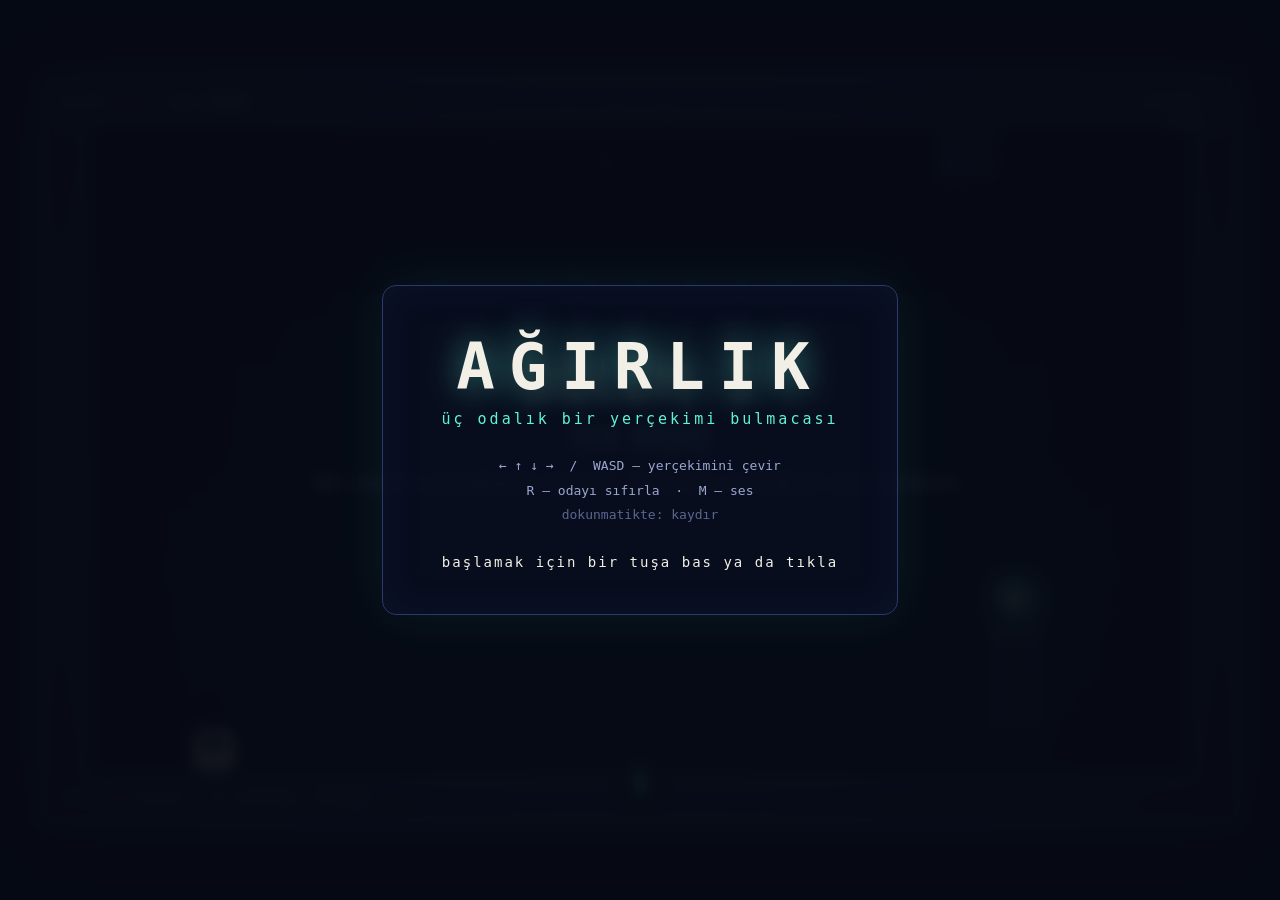
<file: tek-atis/2-yercekimi-oyunu/index.html>
<!doctype html>
<html lang="tr">
<head>
<meta charset="utf-8">
<meta name="viewport" content="width=device-width, initial-scale=1, user-scalable=no">
<title>AĞIRLIK — yerçekimi bulmacası</title>
<style>
  html, body { margin:0; height:100%; background:#070a14; overflow:hidden; }
  #wrap { position:fixed; inset:0; display:flex; align-items:center; justify-content:center; }
  canvas { border-radius:10px; box-shadow:0 0 90px #0e1430, 0 0 3px #3a4a8a; touch-action:none; }
  .overlay {
    position:absolute; inset:0; display:flex; align-items:center; justify-content:center;
    background:rgba(7,10,20,.84); backdrop-filter:blur(7px); z-index:5;
    font-family:ui-monospace, SFMono-Regular, Menlo, Consolas, monospace;
    color:#e8ecf8; text-align:center; transition:opacity .45s ease;
  }
  .overlay.hidden { opacity:0; pointer-events:none; }
  .card { border:1px solid #2a3a6a; background:rgba(11,16,34,.7); border-radius:14px;
          padding:44px 58px; box-shadow:0 0 60px rgba(70,240,200,.08), inset 0 0 40px rgba(40,60,140,.12); }
  h1 { font-size:64px; letter-spacing:14px; margin:0 0 6px; color:#f2efe6;
       text-shadow:0 0 34px rgba(97,242,213,.55); font-weight:700; }
  .sub { color:#61f2d5; letter-spacing:3px; margin:0 0 26px; font-size:15px; }
  .ctl { color:#9aa8d0; font-size:13px; line-height:1.9; margin:0 0 26px; }
  .dim { color:#5a6690; }
  .go { color:#f2efe6; font-size:14px; letter-spacing:2px; margin:0; animation:blink 1.6s infinite; }
  @keyframes blink { 0%,100%{opacity:.35} 50%{opacity:1} }
  #end h1 { font-size:42px; letter-spacing:8px; }
  .stats { color:#9aa8d0; font-size:14px; line-height:2.1; margin:18px 0 26px; }
  .stats b { color:#f2efe6; }
  .rank { color:#ffd166; letter-spacing:3px; font-size:16px; margin:0 0 30px; }
</style>
</head>
<body>
<div id="wrap">
  <canvas id="cv" width="960" height="600"></canvas>

  <div id="title" class="overlay">
    <div class="card">
      <h1>AĞIRLIK</h1>
      <p class="sub">üç odalık bir yerçekimi bulmacası</p>
      <p class="ctl">
        ← ↑ ↓ → &nbsp;/&nbsp; WASD — yerçekimini çevir<br>
        R — odayı sıfırla &nbsp;·&nbsp; M — ses<br>
        <span class="dim">dokunmatikte: kaydır</span>
      </p>
      <p class="go">başlamak için bir tuşa bas ya da tıkla</p>
    </div>
  </div>

  <div id="end" class="overlay hidden">
    <div class="card">
      <h1>ÇIKIŞA ULAŞILDI</h1>
      <p class="sub">üç oda da temiz</p>
      <div class="stats" id="endStats"></div>
      <p class="rank" id="endRank"></p>
      <p class="go">R — baştan oyna</p>
    </div>
  </div>
</div>

<script>
'use strict';
/*==CORE-START==*/
// ---------- çekirdek: DOM'suz saf oyun mantığı (solve.js de bunu kullanır) ----------
const TILE = 40, COLS = 24, ROWS = 15;
const TICK = 1/120;            // fizik adımı (s)
const SPEED = 8;               // yerçekimi kayma hızı (px/tick)
const SAW_R = 16;              // testere yarıçapı (px)
const WAIT_TICKS = 20;         // çözücünün bekleme eylemi süresi
const DIRS = {
  left:  {x:-1, y: 0},
  right: {x: 1, y: 0},
  up:    {x: 0, y:-1},
  down:  {x: 0, y: 1},
};

// ızgara: # duvar · . boş · P oyuncu · E çıkış · * diken · C kutu · b düğme · D kapı
// testereler: [x1,y1, x2,y2, tekYönTick, fazKayması] (döşeme koordinatı, merkezden merkeze devriye)
const LEVELS = [
  {
    name: 'İLK DÜŞÜŞ',
    tip: 'Yön tuşları yerçekimini çevirir. Duvarlar ve bloklar seni durdurur.',
    par: 4,
    saws: [],
    grid: [
      '########################',
      '#.................#....#',
      '#......................#',
      '#......................#',
      '#......................#',
      '#......................#',
      '#......................#',
      '#......................#',
      '#..P...................#',
      '#......................#',
      '#..................E...#',
      '#..................#...#',
      '#..................#...#',
      '#......................#',
      '########################',
    ],
  },
  {
    name: 'KIRMIZI BÖLGE',
    tip: 'Dikenler de testereler de öldürür. Dur, bekle, doğru anda geç.',
    par: 3,
    saws: [[12,1, 12,6, 100, 80]],
    grid: [
      '########################',
      '#..................#...#',
      '#......................#',
      '#.................E....#',
      '#.................#....#',
      '#......................#',
      '#......................#',
      '#......................#',
      '#......................#',
      '#......................#',
      '#......................#',
      '#......................#',
      '#......................#',
      '#..P...****............#',
      '########################',
    ],
  },
  {
    name: 'AĞIRLIK',
    tip: 'Kutular da düşer. Kapıyı açık tutacak bir ağırlık gerek.',
    par: 3,
    saws: [[15,7, 15,11, 80, 80]],
    grid: [
      '########################',
      '#......................#',
      '#......................#',
      '#......................#',
      '#......................#',
      '#...#........C.........#',
      '#..........#######.....#',
      '#......................#',
      '#......................#',
      '#......................#',
      '#..................##..#',
      '#..P..............D.E#.#',
      '#####b################',
      '######.................#',
      '########################',
    ],
  },
];

function parseLevel(def) {
  const L = { def, solid: [], spikes: [], exit: null, start: null,
              buttons: [], doors: [], crateStarts: [], saws: [], period: 1 };
  for (let y = 0; y < ROWS; y++) {
    L.solid.push([]);
    for (let x = 0; x < COLS; x++) {
      const c = def.grid[y][x];
      L.solid[y].push(c === '#');
      if (c === 'P') L.start = { x: x*TILE, y: y*TILE };
      else if (c === 'E') L.exit = { x, y };
      else if (c === '*') L.spikes.push({ x, y });
      else if (c === 'b') L.buttons.push({ x, y });
      else if (c === 'D') L.doors.push({ x, y });
      else if (c === 'C') L.crateStarts.push({ x: x*TILE, y: y*TILE });
    }
  }
  for (const s of (def.saws || [])) {
    L.saws.push({
      ax: s[0]*TILE + TILE/2, ay: s[1]*TILE + TILE/2,
      bx: s[2]*TILE + TILE/2, by: s[3]*TILE + TILE/2,
      t: s[4], off: s[5] || 0,
    });
    L.period = lcm(L.period, 2*s[4]);
  }
  return L;
}
function lcm(a, b) { return a / gcd(a, b) * b; }
function gcd(a, b) { while (b) { const t = b; b = a % b; a = t; } return a; }

function makeState(L) {
  return {
    player: { x: L.start.x, y: L.start.y, fall: 0 },
    crates: L.crateStarts.map(c => ({ x: c.x, y: c.y })),
    grav: 'down', tick: 0, status: 'play', events: [], flips: 0, _doorWas: false,
  };
}
function cloneState(s) {
  return {
    player: { x: s.player.x, y: s.player.y, fall: s.player.fall },
    crates: s.crates.map(c => ({ x: c.x, y: c.y })),
    grav: s.grav, tick: s.tick, status: s.status, events: [],
    flips: s.flips, _doorWas: s._doorWas,
  };
}
function stateKey(L, s) {
  const cs = s.crates.map(c => c.x + ',' + c.y).sort().join(';');
  return s.player.x + ',' + s.player.y + '|' + cs + '|' + (s.tick % L.period);
}
function tileOf(px) { return Math.floor(px / TILE); }
function centerTile(e) { return { x: tileOf(e.x + TILE/2), y: tileOf(e.y + TILE/2) }; }
function rectOverlap(a, b) {
  return a.x < b.x + TILE && a.x + TILE > b.x && a.y < b.y + TILE && a.y + TILE > b.y;
}
function sawPos(L, i, tick) {
  const s = L.saws[i], per = 2*s.t;
  let ph = (tick + s.off) % per; if (ph < 0) ph += per;
  const k = ph < s.t ? ph / s.t : (per - ph) / s.t;
  return { x: s.ax + (s.bx - s.ax)*k, y: s.ay + (s.by - s.ay)*k };
}
function entityOnTile(s, tx, ty) {
  const p = centerTile(s.player);
  if (p.x === tx && p.y === ty) return true;
  for (const c of s.crates) { const t = centerTile(c); if (t.x === tx && t.y === ty) return true; }
  return false;
}
function doorOpen(L, s) {
  for (const b of L.buttons) if (entityOnTile(s, b.x, b.y)) return true;
  return false;
}

// engel testi: [nx,ny] konumundaki TILE boyutlu kutu duvara/kapalı kapıya/kutuya çarpar mı?
function blockedAt(L, s, nx, ny, self, forPlayer) {
  const x0 = tileOf(nx), x1 = tileOf(nx + TILE - 1);
  const y0 = tileOf(ny), y1 = tileOf(ny + TILE - 1);
  const dOpen = doorOpen(L, s);
  for (let ty = y0; ty <= y1; ty++) for (let tx = x0; tx <= x1; tx++) {
    if (tx < 0 || ty < 0 || tx >= COLS || ty >= ROWS) return { hit: true, tx, ty, wall: true };
    if (L.solid[ty][tx]) return { hit: true, tx, ty, wall: true };
    if (!dOpen) for (const d of L.doors) if (d.x === tx && d.y === ty) return { hit: true, tx, ty, wall: true };
  }
  for (const c of s.crates) {
    if (c === self) continue;
    if (nx < c.x + TILE && nx + TILE > c.x && ny < c.y + TILE && ny + TILE > c.y) return { hit: true, crate: c };
  }
  return { hit: false };
}
function canMove(L, s, e, d, self, forPlayer) {
  return !blockedAt(L, s, e.x + d.x, e.y + d.y, self, forPlayer).hit;
}
// SPEED kadar kay; engel varsa temas noktasına kenetle. true = engellendi (oturdu)
function slide(L, s, e, d, self, forPlayer) {
  const dx = d.x * SPEED, dy = d.y * SPEED;
  let nx = e.x + dx, ny = e.y + dy;
  const b = blockedAt(L, s, nx, ny, self, forPlayer);
  if (!b.hit) { e.x = nx; e.y = ny; return false; }
  if (b.crate) {
    const c = b.crate;
    if (dx > 0) nx = c.x - TILE; else if (dx < 0) nx = c.x + TILE;
    if (dy > 0) ny = c.y - TILE; else if (dy < 0) ny = c.y + TILE;
  } else {
    if (dx > 0) nx = b.tx * TILE - TILE; else if (dx < 0) nx = (b.tx + 1) * TILE;
    if (dy > 0) ny = b.ty * TILE - TILE; else if (dy < 0) ny = (b.ty + 1) * TILE;
  }
  if (!blockedAt(L, s, nx, ny, self, forPlayer).hit) { e.x = nx; e.y = ny; }
  return true;
}
function touchesSpike(L, p) {
  for (const sp of L.spikes) {
    const r = { x: sp.x*TILE + 6, y: sp.y*TILE + 6 };
    if (p.x < r.x + TILE - 12 && p.x + TILE > r.x && p.y < r.y + TILE - 12 && p.y + TILE > r.y) return true;
  }
  return false;
}
function touchesSaw(L, s, p) {
  const cx = p.x + TILE/2, cy = p.y + TILE/2, rr = SAW_R + TILE/2 - 6;
  for (let i = 0; i < L.saws.length; i++) {
    const w = sawPos(L, i, s.tick);
    const dx = w.x - cx, dy = w.y - cy;
    if (dx*dx + dy*dy < rr*rr) return true;
  }
  return false;
}
function onExit(L, p) {
  const t = centerTile(p);
  return t.x === L.exit.x && t.y === L.exit.y;
}

function stepOne(L, s) {
  s.events.length = 0;
  s.tick++;
  const d = DIRS[s.grav], p = s.player;
  // 1) oyuncu (önce oyuncu: kutuyla aynı yönde düşerken ezilme olmaz)
  if (canMove(L, s, p, d, p, true)) {
    p.fall += SPEED;
    if (slide(L, s, p, d, p, true)) { s.events.push({ t: 'land', dist: p.fall }); p.fall = 0; }
  } else p.fall = 0;
  if (touchesSpike(L, p)) { s.status = 'dead'; s.events.push({ t: 'die', c: 'spike' }); return; }
  if (touchesSaw(L, s, p)) { s.status = 'dead'; s.events.push({ t: 'die', c: 'saw' }); return; }
  if (onExit(L, p)) { s.status = 'win'; s.events.push({ t: 'win' }); return; }
  // 2) kutular (oyuncuyu engel saymaz; üstüne binerse ezer)
  for (const c of s.crates) {
    if (canMove(L, s, c, d, c, false)) {
      slide(L, s, c, d, c, false);
      if (rectOverlap(c, p)) { s.status = 'dead'; s.events.push({ t: 'die', c: 'crush' }); return; }
    }
  }
  // 3) kapanan kapı içinde kalma
  if (L.doors.length && !doorOpen(L, s)) {
    for (const dr of L.doors) {
      if (rectOverlap(p, { x: dr.x*TILE, y: dr.y*TILE })) {
        s.status = 'dead'; s.events.push({ t: 'die', c: 'door' }); return;
      }
    }
  }
  const o = doorOpen(L, s);
  if (o !== s._doorWas) { s._doorWas = o; s.events.push({ t: o ? 'door' : 'shut' }); }
}

function isSettled(L, s) {
  const d = DIRS[s.grav];
  if (canMove(L, s, s.player, d, s.player, true)) return false;
  for (const c of s.crates) if (canMove(L, s, c, d, c, false)) return false;
  return true;
}
function settleInPlace(L, s) {
  let n = 0;
  while (s.status === 'play' && !isSettled(L, s) && n++ < 4000) stepOne(L, s);
}

// çözücü eylemi: 'left'|'right'|'up'|'down'|'wait' → durumu ilerlet
function simulate(L, s, action) {
  if (action === 'wait') {
    let t = 0;
    for (; t < WAIT_TICKS; t++) { stepOne(L, s); if (s.status !== 'play') break; }
    return { res: s.status, ticks: t };
  }
  if (action === s.grav) return { res: 'same', ticks: 0 };
  const old = s.grav;
  s.grav = action; s.flips++;
  if (isSettled(L, s)) { s.grav = old; return { res: 'noslide', ticks: 0 }; }
  for (let t = 1; t <= 4000; t++) {
    stepOne(L, s);
    if (s.status !== 'play') return { res: s.status, ticks: t };
    if (isSettled(L, s)) return { res: 'settled', ticks: t };
  }
  return { res: 'timeout', ticks: 4000 };
}
/*==CORE-END==*/

// ---------- oyun kabuğu: ses, girdi, durum, döngü ----------
const cv = document.getElementById('cv');
const ctx = cv.getContext('2d');
const titleEl = document.getElementById('title');
const endEl = document.getElementById('end');
const endStats = document.getElementById('endStats');
const endRank = document.getElementById('endRank');

const store = {
  get() { try { return JSON.parse(localStorage.getItem('agirlik')) || {}; } catch (e) { return {}; } },
  set(o) { try { localStorage.setItem('agirlik', JSON.stringify(o)); } catch (e) {} },
};

// --- ses: WebAudio ile sentez, dosya yok ---
let AC = null, master = null, muted = false;
function audioInit() {
  if (AC) return;
  try {
    AC = new (window.AudioContext || window.webkitAudioContext)();
    master = AC.createGain(); master.gain.value = 0.45; master.connect(AC.destination);
  } catch (e) { AC = null; }
}
function tone(f0, f1, dur, type, vol, delay) {
  if (!AC || muted) return;
  const t = AC.currentTime + (delay || 0);
  const o = AC.createOscillator(), g = AC.createGain();
  o.type = type;
  o.frequency.setValueAtTime(Math.max(f0, 1), t);
  o.frequency.exponentialRampToValueAtTime(Math.max(f1, 1), t + dur);
  g.gain.setValueAtTime(0.0001, t);
  g.gain.exponentialRampToValueAtTime(vol, t + 0.012);
  g.gain.exponentialRampToValueAtTime(0.0001, t + dur);
  o.connect(g); g.connect(master);
  o.start(t); o.stop(t + dur + 0.05);
}
const sFlip = () => { tone(200, 340, .12, 'square', .16); tone(420, 700, .09, 'sine', .07); };
const sLand = k => tone(130, 50, .12, 'sine', .12 + .22*k);
const sNope = () => tone(150, 110, .07, 'square', .1);
const sDie  = () => { tone(320, 55, .45, 'sawtooth', .28); tone(170, 40, .5, 'square', .14, .03); };
const sWin  = () => [440, 660, 880, 1320].forEach((f, i) => tone(f, f, .16, 'sine', .18, i*.09));
const sDoor = () => tone(150, 430, .22, 'triangle', .2);
const sShut = () => tone(300, 140, .1, 'triangle', .12);

// --- durum ---
const G = {
  li: 0, L: null, s: null, prev: null, acc: 0,
  mode: 'title', modeT: 0, buffered: null,
  levelFlips: 0, totalFlips: 0, deaths: 0, elapsed: 0,
  introT: 0, hintT: 0, levelFade: 0,
  shake: 0, deathFlash: 0, winFlash: 0, squash: 0, chipPulse: 0, chipWig: 0,
  rot: Math.PI/2, rotTarget: Math.PI/2,
  maxUnlocked: store.get().max || 1, best: store.get().best || {},
};
const ROT = { right: 0, down: Math.PI/2, left: Math.PI, up: -Math.PI/2 };
const trail = [];
const parts = [];
const stars = [];
for (let i = 0; i < 90; i++) stars.push({
  x: Math.random()*960, y: Math.random()*600, z: .3 + Math.random()*.7, tw: Math.random()*7,
});
let starDrift = { x: 0, y: 0 };

function loadLevel(i) {
  G.li = i;
  G.L = parseLevel(LEVELS[i]);
  G.s = makeState(G.L);
  G.prev = { player: { x: G.s.player.x, y: G.s.player.y }, crates: G.s.crates.map(c => ({ x: c.x, y: c.y })) };
  G.levelFlips = 0; G.introT = 2.1; G.hintT = 6.5; G.acc = 0; G.buffered = null;
  G.mode = 'play'; G.modeT = 0; G.levelFade = 1;
  G.rot = G.rotTarget = ROT[G.s.grav];
  trail.length = 0;
}
function reloadLevel() { loadLevel(G.li); }
function snapshotPrev() {
  G.prev.player.x = G.s.player.x; G.prev.player.y = G.s.player.y;
  for (let i = 0; i < G.s.crates.length; i++) {
    G.prev.crates[i].x = G.s.crates[i].x; G.prev.crates[i].y = G.s.crates[i].y;
  }
}

// --- parçacıklar ---
function spawn(p) { parts.push(Object.assign({ life: .6, max: .6, size: 3, col: '#fff', g: 1, vx: 0, vy: 0 }, p)); }
function flipBurst(x, y) {
  for (let i = 0; i < 12; i++) {
    const a = i/12 * Math.PI*2;
    spawn({ x, y, vx: Math.cos(a)*140, vy: Math.sin(a)*140, col: '#61f2d5', life: .35, max: .35, size: 3, g: 0 });
  }
}
function landDust(x, y, d) {
  const n = Math.min(14, 4 + Math.floor(d/30));
  for (let i = 0; i < n; i++) {
    const px = x + (Math.random()-.5)*34, py = y;
    spawn({ x: px, y: py, vx: -d.x*(40+Math.random()*90) + (Math.random()-.5)*70,
            vy: -d.y*(40+Math.random()*90) + (Math.random()-.5)*70,
            col: '#8b96b8', life: .4+Math.random()*.25, max: .6, size: 2+Math.random()*3, g: .4 });
  }
}
function deathBurst(x, y) {
  for (let i = 0; i < 34; i++) {
    const a = Math.random()*Math.PI*2, v = 60 + Math.random()*320;
    spawn({ x, y, vx: Math.cos(a)*v, vy: Math.sin(a)*v,
            col: i%3 ? '#f2efe6' : '#ff4d6d', life: .5+Math.random()*.45, max: .9, size: 2+Math.random()*4, g: .7 });
  }
}
function doorBurst(x, y) {
  for (let i = 0; i < 10; i++) {
    const a = Math.random()*Math.PI*2, v = 40 + Math.random()*120;
    spawn({ x, y, vx: Math.cos(a)*v, vy: Math.sin(a)*v, col: '#ffd166', life: .4, max: .4, size: 3, g: 0 });
  }
}

// --- olay → his ---
function consumeEvents() {
  const d = DIRS[G.s.grav];
  for (const ev of G.s.events) {
    if (ev.t === 'land' && ev.dist > TILE) {
      G.shake = Math.max(G.shake, Math.min(5, ev.dist/70));
      G.squash = 1;
      landDust(G.s.player.x + TILE/2 + d.x*TILE/2, G.s.player.y + TILE/2 + d.y*TILE/2, d);
      sLand(Math.min(1, ev.dist/240));
    } else if (ev.t === 'die') {
      G.mode = 'dying'; G.modeT = 0; G.deaths++;
      G.shake = 13; G.deathFlash = 1;
      deathBurst(G.s.player.x + TILE/2, G.s.player.y + TILE/2);
      sDie();
    } else if (ev.t === 'win') {
      G.mode = 'winning'; G.modeT = 0; G.winFlash = 1;
      sWin();
      const st = store.get(); st.max = Math.max(st.max || 1, Math.min(3, G.li + 2));
      st.best = st.best || {};
      if (!st.best[G.li] || G.levelFlips < st.best[G.li]) st.best[G.li] = G.levelFlips;
      store.set(st); G.maxUnlocked = st.max; G.best = st.best;
    } else if (ev.t === 'door') {
      sDoor();
      for (const dr of G.L.doors) doorBurst(dr.x*TILE + TILE/2, dr.y*TILE + TILE/2);
    } else if (ev.t === 'shut') {
      sShut();
    }
  }
}

// --- girdi ---
function applyFlip(dir) {
  if (G.mode !== 'play' || G.s.status !== 'play') return;
  if (dir === G.s.grav) { G.chipWig = 1; sNope(); return; }
  G.s.grav = dir;
  G.rotTarget = ROT[dir];
  if (isSettled(G.L, G.s)) { G.chipWig = 1; sNope(); return; } // dayanmış, kaymaz
  G.s.flips++; G.levelFlips++; G.totalFlips++;
  G.chipPulse = 1;
  flipBurst(G.s.player.x + TILE/2, G.s.player.y + TILE/2);
  sFlip();
}
function tryFire() {
  if (G.buffered && G.mode === 'play' && G.s.status === 'play' && isSettled(G.L, G.s)) {
    const b = G.buffered; G.buffered = null; applyFlip(b);
  }
}
const KEYMAP = {
  ArrowUp: 'up', KeyW: 'up', ArrowDown: 'down', KeyS: 'down',
  ArrowLeft: 'left', KeyA: 'left', ArrowRight: 'right', KeyD: 'right',
};
function startGame() {
  audioInit();
  if (AC && AC.state === 'suspended') AC.resume();
  titleEl.classList.add('hidden');
  G.totalFlips = 0; G.deaths = 0; G.elapsed = 0;
  loadLevel(0);
}
function showEnd() {
  G.mode = 'end';
  const totalPar = LEVELS.reduce((a, l) => a + l.par, 0);
  endStats.innerHTML =
    'süre <b>' + fmtTime(G.elapsed) + '</b><br>' +
    'çevirme <b>' + G.totalFlips + '</b> / par ' + totalPar + '<br>' +
    'ölüm <b>' + G.deaths + '</b>';
  endRank.textContent =
    (G.totalFlips <= totalPar && G.deaths === 0) ? 'KUSURSUZ DÜŞÜŞ' :
    G.totalFlips <= totalPar ? 'PAR ALTINDA' :
    G.totalFlips <= totalPar + 4 ? 'TEMİZ İŞ' : 'ÇIKIŞI BULDUN — DAHA AZ ÇEVİRMEYLE DENE';
  endEl.classList.remove('hidden');
}
function fmtTime(s) {
  const m = Math.floor(s/60), r = Math.floor(s%60);
  return m + ':' + String(r).padStart(2, '0');
}
addEventListener('keydown', e => {
  if (['ArrowUp','ArrowDown','ArrowLeft','ArrowRight','Space'].includes(e.code)) e.preventDefault();
  if (G.mode === 'title') { startGame(); return; }
  if (G.mode === 'end') { if (e.code === 'KeyR' || e.code === 'Enter' || e.code === 'Space') { endEl.classList.add('hidden'); startGame(); } return; }
  const d = KEYMAP[e.code];
  if (d) { G.buffered = d; tryFire(); return; }
  if (e.code === 'KeyR') { reloadLevel(); return; }
  if (e.code === 'KeyM') { muted = !muted; return; }
  if (e.code === 'Digit1' || e.code === 'Digit2' || e.code === 'Digit3') {
    const i = +e.code.slice(-1) - 1;
    if (i < G.maxUnlocked) loadLevel(i);
  }
});
titleEl.addEventListener('click', startGame);
let touchP = null;
cv.addEventListener('touchstart', e => { touchP = { x: e.touches[0].clientX, y: e.touches[0].clientY }; e.preventDefault(); }, { passive: false });
cv.addEventListener('touchend', e => {
  if (!touchP) return;
  const dx = e.changedTouches[0].clientX - touchP.x, dy = e.changedTouches[0].clientY - touchP.y;
  touchP = null;
  if (Math.max(Math.abs(dx), Math.abs(dy)) < 26) return;
  G.buffered = Math.abs(dx) > Math.abs(dy) ? (dx > 0 ? 'right' : 'left') : (dy > 0 ? 'down' : 'up');
  tryFire();
}, { passive: true });

// --- ana döngü: sabit adım fizik + aradeğerlemeli çizim ---
let last = performance.now();
function frame(now) {
  requestAnimationFrame(frame);
  let dt = (now - last)/1000; last = now;
  if (dt > 0.12) dt = 0.12;
  update(dt);
  render(dt);
}
function update(dt) {
  if (G.mode === 'play') {
    tryFire();
    G.acc += dt;
    let n = 0;
    while (G.acc >= TICK && n++ < 10) {
      snapshotPrev();
      stepOne(G.L, G.s);
      consumeEvents();
      G.acc -= TICK;
      if (G.s.status !== 'play') { G.acc = 0; break; }
    }
    if (n >= 10) G.acc = 0;
    G.elapsed += dt;
    if (G.s.status === 'play') {
      trail.push({ x: G.s.player.x, y: G.s.player.y, life: 1 });
      if (trail.length > 14) trail.shift();
    }
  } else if (G.mode === 'dying') {
    G.modeT += dt;
    if (G.modeT > 0.8) { reloadLevel(); }
  } else if (G.mode === 'winning') {
    G.modeT += dt;
    if (G.modeT > 1.05) {
      if (G.li < LEVELS.length - 1) loadLevel(G.li + 1);
      else showEnd();
    }
  }
  // zamanlayıcılar
  G.shake = Math.max(0, G.shake - dt*26);
  G.deathFlash = Math.max(0, G.deathFlash - dt*2.2);
  G.winFlash = Math.max(0, G.winFlash - dt*1.8);
  G.squash = Math.max(0, G.squash - dt*6);
  G.chipPulse = Math.max(0, G.chipPulse - dt*4);
  G.chipWig = Math.max(0, G.chipWig - dt*5);
  G.introT = Math.max(0, G.introT - dt);
  G.hintT = Math.max(0, G.hintT - dt);
  G.levelFade = Math.max(0, G.levelFade - dt*2.4);
  for (const t of trail) t.life -= dt*2.6;
  // oyuncu yumuşak dönüşü
  let dr = G.rotTarget - G.rot;
  while (dr > Math.PI) dr -= Math.PI*2;
  while (dr < -Math.PI) dr += Math.PI*2;
  G.rot += dr * Math.min(1, dt*14);
  // yıldızlar yerçekimine ters sürüklenir
  const gd = DIRS[G.s ? G.s.grav : 'down'];
  starDrift.x += (-gd.x*7 - starDrift.x) * Math.min(1, dt*2.5);
  starDrift.y += (-gd.y*7 - starDrift.y) * Math.min(1, dt*2.5);
  for (const st of stars) {
    st.x = (st.x + starDrift.x*st.z*dt + 960) % 960;
    st.y = (st.y + starDrift.y*st.z*dt + 600) % 600;
    st.tw += dt;
  }
  // parçacıklar
  const pg = DIRS[G.s ? G.s.grav : 'down'];
  for (let i = parts.length - 1; i >= 0; i--) {
    const p = parts[i];
    p.life -= dt;
    if (p.life <= 0) { parts.splice(i, 1); continue; }
    p.vx += pg.x * 300 * p.g * dt; p.vy += pg.y * 300 * p.g * dt;
    p.x += p.vx*dt; p.y += p.vy*dt;
  }
  // portal ambiyansı
  if (G.L && G.mode !== 'title' && Math.random() < 0.5) {
    const ex = G.L.exit.x*TILE + TILE/2, ey = G.L.exit.y*TILE + TILE/2;
    const a = Math.random()*Math.PI*2, r = 26 + Math.random()*14;
    spawn({ x: ex + Math.cos(a)*r, y: ey + Math.sin(a)*r,
            vx: -Math.cos(a)*26 - Math.sin(a)*30, vy: -Math.sin(a)*26 + Math.cos(a)*30,
            col: '#61f2d5', life: .55, max: .55, size: 2, g: 0 });
  }
}
function interp(a, b, k) { return { x: a.x + (b.x - a.x)*k, y: a.y + (b.y - a.y)*k }; }

// ---------- çizim ----------
function rr(x, y, w, h, r) {
  ctx.beginPath();
  if (ctx.roundRect) { ctx.roundRect(x, y, w, h, r); return; }
  ctx.moveTo(x+r, y);
  ctx.arcTo(x+w, y, x+w, y+h, r); ctx.arcTo(x+w, y+h, x, y+h, r);
  ctx.arcTo(x, y+h, x, y, r); ctx.arcTo(x, y, x+w, y, r);
  ctx.closePath();
}
function spikeDir(L, sp) {
  const s = (x, y) => y >= 0 && y < ROWS && x >= 0 && x < COLS && L.solid[y][x];
  if (s(sp.x, sp.y+1)) return 'up';
  if (s(sp.x, sp.y-1)) return 'down';
  if (s(sp.x-1, sp.y)) return 'right';
  if (s(sp.x+1, sp.y)) return 'left';
  return 'up';
}
function render(dt) {
  const kx = cv.width/960, ky = cv.height/600;
  ctx.setTransform(kx, 0, 0, ky, 0, 0);
  const k = G.mode === 'play' ? Math.min(1, G.acc/TICK) : 1;
  const rTick = G.s.tick + (G.mode === 'play' ? k : 0);

  ctx.save();
  if (G.shake > 0.1) ctx.translate((Math.random()-.5)*G.shake, (Math.random()-.5)*G.shake);

  // zemin
  const bg = ctx.createLinearGradient(0, 0, 0, 600);
  bg.addColorStop(0, '#0b0e1a'); bg.addColorStop(1, '#10162c');
  ctx.fillStyle = bg; ctx.fillRect(-20, -20, 1000, 640);
  for (const st of stars) {
    ctx.globalAlpha = (0.12 + 0.22*st.z) * (0.7 + 0.3*Math.sin(st.tw*2));
    ctx.fillStyle = '#cdd7ff';
    ctx.fillRect(st.x, st.y, st.z > .7 ? 2 : 1.4, st.z > .7 ? 2 : 1.4);
  }
  ctx.globalAlpha = 1;
  ctx.strokeStyle = 'rgba(255,255,255,0.028)'; ctx.lineWidth = 1;
  ctx.beginPath();
  for (let x = 0; x <= 960; x += TILE) { ctx.moveTo(x, 0); ctx.lineTo(x, 600); }
  for (let y = 0; y <= 600; y += TILE) { ctx.moveTo(0, y); ctx.lineTo(960, y); }
  ctx.stroke();

  // duvarlar
  ctx.fillStyle = '#232c4f';
  for (let y = 0; y < ROWS; y++) for (let x = 0; x < COLS; x++)
    if (G.L.solid[y][x]) ctx.fillRect(x*TILE, y*TILE, TILE, TILE);
  ctx.fillStyle = '#4d6198';
  for (let y = 0; y < ROWS; y++) for (let x = 0; x < COLS; x++) {
    if (!G.L.solid[y][x]) continue;
    const o = (nx, ny) => ny < 0 || ny >= ROWS || nx < 0 || nx >= COLS || !G.L.solid[ny][nx];
    if (o(x, y-1)) ctx.fillRect(x*TILE, y*TILE, TILE, 2.5);
    if (o(x, y+1)) ctx.fillRect(x*TILE, (y+1)*TILE - 2.5, TILE, 2.5);
    if (o(x-1, y)) ctx.fillRect(x*TILE, y*TILE, 2.5, TILE);
    if (o(x+1, y)) ctx.fillRect((x+1)*TILE - 2.5, y*TILE, 2.5, TILE);
  }

  // dikenler
  for (const sp of G.L.spikes) {
    const dir = spikeDir(G.L, sp), bx = sp.x*TILE, by = sp.y*TILE;
    ctx.fillStyle = 'rgba(255,77,109,0.16)';
    ctx.fillRect(bx+3, by+3, TILE-6, TILE-6);
    ctx.fillStyle = '#ff4d6d';
    ctx.beginPath();
    for (let i = 0; i < 4; i++) {
      const t = i*10;
      if (dir === 'up')    { ctx.moveTo(bx+t+1, by+TILE-3); ctx.lineTo(bx+t+6, by+10); ctx.lineTo(bx+t+11, by+TILE-3); }
      if (dir === 'down')  { ctx.moveTo(bx+t+1, by+3); ctx.lineTo(bx+t+6, by+TILE-10); ctx.lineTo(bx+t+11, by+3); }
      if (dir === 'left')  { ctx.moveTo(bx+TILE-3, by+t+1); ctx.lineTo(bx+10, by+t+6); ctx.lineTo(bx+TILE-3, by+t+11); }
      if (dir === 'right') { ctx.moveTo(bx+3, by+t+1); ctx.lineTo(bx+TILE-10, by+t+6); ctx.lineTo(bx+3, by+t+11); }
    }
    ctx.fill();
  }

  // düğmeler
  for (const b of G.L.buttons) {
    const on = entityOnTile(G.s, b.x, b.y);
    const bx = b.x*TILE, by = b.y*TILE;
    ctx.fillStyle = '#3a4670';
    rr(bx+4, by+TILE-12, TILE-8, 9, 3); ctx.fill();
    if (on) { ctx.shadowColor = '#ffd166'; ctx.shadowBlur = 14; }
    ctx.fillStyle = on ? '#ffd166' : '#8a94b8';
    ctx.beginPath(); ctx.arc(bx+TILE/2, by+TILE-12, on ? 8 : 7, 0, Math.PI*2); ctx.fill();
    ctx.shadowBlur = 0;
  }

  // kapılar (açılma animasyonu)
  if (G.doorAnim === undefined) G.doorAnim = 0;
  const target = doorOpen(G.L, G.s) ? 1 : 0;
  G.doorAnim += (target - G.doorAnim) * Math.min(1, dt*10);
  for (const dr of G.L.doors) {
    const bx = dr.x*TILE, by = dr.y*TILE;
    ctx.fillStyle = '#3a2f16';
    ctx.fillRect(bx, by, TILE, TILE);
    ctx.fillStyle = '#ffd166';
    const lift = G.doorAnim * (TILE - 6);
    for (let i = 0; i < 3; i++) {
      const x = bx + 6 + i*12;
      ctx.fillRect(x, by + 3 - lift, 6, TILE - 6);
    }
    ctx.fillRect(bx+2, by+2, TILE-4, 2);
    ctx.fillRect(bx+2, by+TILE-4, TILE-4, 2);
  }

  // çıkış portalı
  const ex = G.L.exit.x*TILE + TILE/2, ey = G.L.exit.y*TILE + TILE/2;
  const pt = performance.now()/1000;
  const glow = ctx.createRadialGradient(ex, ey, 2, ex, ey, 36);
  glow.addColorStop(0, 'rgba(97,242,213,0.5)'); glow.addColorStop(1, 'rgba(97,242,213,0)');
  ctx.fillStyle = glow; ctx.fillRect(ex-36, ey-36, 72, 72);
  ctx.strokeStyle = '#61f2d5'; ctx.lineWidth = 3;
  ctx.beginPath(); ctx.arc(ex, ey, 16, pt*2.2, pt*2.2 + Math.PI*1.25); ctx.stroke();
  ctx.beginPath(); ctx.arc(ex, ey, 11, -pt*3.1, -pt*3.1 + Math.PI*1.1); ctx.stroke();
  ctx.fillStyle = '#d6fff4';
  ctx.beginPath(); ctx.arc(ex, ey, 6 + Math.sin(pt*5)*1.4, 0, Math.PI*2); ctx.fill();

  // testereler (+ iz)
  for (let i = 0; i < G.L.saws.length; i++) {
    const w = sawPos(G.L, i, rTick);
    for (let j = 2; j >= 1; j--) {
      const g = sawPos(G.L, i, Math.max(0, rTick - j*7));
      ctx.globalAlpha = 0.12/j;
      ctx.fillStyle = '#c9d1e4';
      ctx.beginPath(); ctx.arc(g.x, g.y, SAW_R, 0, Math.PI*2); ctx.fill();
    }
    ctx.globalAlpha = 1;
    ctx.save();
    ctx.translate(w.x, w.y);
    ctx.rotate(pt*11);
    ctx.fillStyle = '#c9d1e4';
    ctx.beginPath();
    for (let j = 0; j < 9; j++) {
      const a = j/9 * Math.PI*2;
      ctx.moveTo(Math.cos(a)*SAW_R, Math.sin(a)*SAW_R);
      ctx.lineTo(Math.cos(a+.18)*(SAW_R+6), Math.sin(a+.18)*(SAW_R+6));
      ctx.lineTo(Math.cos(a+.35)*SAW_R, Math.sin(a+.35)*SAW_R);
    }
    ctx.fill();
    ctx.beginPath(); ctx.arc(0, 0, SAW_R - 2, 0, Math.PI*2); ctx.fill();
    ctx.fillStyle = '#ff4d6d';
    ctx.beginPath(); ctx.arc(0, 0, 4.5, 0, Math.PI*2); ctx.fill();
    ctx.restore();
  }

  // kutular
  for (let i = 0; i < G.s.crates.length; i++) {
    const c = interp(G.prev.crates[i], G.s.crates[i], k);
    ctx.fillStyle = '#d99a4e';
    rr(c.x+2, c.y+2, TILE-4, TILE-4, 6); ctx.fill();
    ctx.strokeStyle = '#a86f2f'; ctx.lineWidth = 3;
    ctx.beginPath();
    ctx.moveTo(c.x+7, c.y+7); ctx.lineTo(c.x+TILE-7, c.y+TILE-7);
    ctx.moveTo(c.x+TILE-7, c.y+7); ctx.lineTo(c.x+7, c.y+TILE-7);
    ctx.stroke();
    ctx.fillStyle = 'rgba(255,255,255,0.25)';
    ctx.fillRect(c.x+4, c.y+4, TILE-8, 3);
  }

  // oyuncu izi
  for (const t of trail) {
    if (t.life <= 0) continue;
    ctx.globalAlpha = t.life * 0.16;
    ctx.fillStyle = '#f2efe6';
    const sz = TILE * (0.5 + 0.5*t.life) - 6;
    rr(t.x + TILE/2 - sz/2, t.y + TILE/2 - sz/2, sz, sz, 8);
    ctx.fill();
  }
  ctx.globalAlpha = 1;

  // oyuncu
  if (G.mode !== 'dying') {
    const p = interp(G.prev.player, G.s.player, k);
    let px = p.x + TILE/2, py = p.y + TILE/2, scale = 1, rot = G.rot;
    if (G.mode === 'winning') {
      const t = Math.min(1, G.modeT/0.85);
      px += (ex - px)*t; py += (ey - py)*t;
      scale = 1 - t; rot += t*9;
    }
    const air = G.mode === 'play' && !isSettled(G.L, G.s);
    let sy = (1 - 0.3*G.squash) * (air ? 1.09 : 1);
    let sx = (1 + 0.16*G.squash) / (air ? 1.04 : 1);
    ctx.save();
    ctx.translate(px, py);
    ctx.rotate(rot - Math.PI/2);
    ctx.scale(sx*scale, sy*scale);
    ctx.fillStyle = '#f2efe6';
    rr(-17, -17, 34, 34, 10); ctx.fill();
    ctx.fillStyle = '#1b2340';
    rr(-11, -11, 22, 10, 5); ctx.fill();
    ctx.fillStyle = '#61f2d5';
    ctx.beginPath(); ctx.arc(4, -6, 2.6, 0, Math.PI*2); ctx.fill();
    ctx.fillStyle = 'rgba(27,35,64,0.5)';
    ctx.fillRect(-12, 13, 8, 4); ctx.fillRect(4, 13, 8, 4);
    ctx.restore();
  }

  // parçacıklar
  for (const p of parts) {
    ctx.globalAlpha = Math.max(0, p.life/p.max);
    ctx.fillStyle = p.col;
    ctx.fillRect(p.x - p.size/2, p.y - p.size/2, p.size, p.size);
  }
  ctx.globalAlpha = 1;

  // HUD
  ctx.textBaseline = 'alphabetic';
  ctx.font = '600 12px ui-monospace, Menlo, Consolas, monospace';
  ctx.fillStyle = '#9aa8d0'; ctx.textAlign = 'left';
  ctx.fillText('BÖLÜM ' + (G.li+1) + '/3 — ' + LEVELS[G.li].name, 16, 26);
  ctx.fillStyle = '#5a6690';
  let sub = 'PAR ' + LEVELS[G.li].par;
  if (G.best && G.best[G.li] !== undefined) sub += ' · REKOR ' + G.best[G.li];
  ctx.fillText(sub, 16, 44);
  ctx.textAlign = 'right';
  ctx.fillStyle = '#9aa8d0';
  ctx.fillText('ÇEVİRME ' + G.levelFlips, 944, 26);
  ctx.fillText('ÖLÜM ' + G.deaths, 944, 44);
  ctx.textAlign = 'left';
  if (G.hintT > 0) {
    ctx.globalAlpha = Math.min(1, G.hintT) * 0.75;
    ctx.fillStyle = '#9aa8d0';
    ctx.fillText('←→↑↓ yerçekimi · R sıfırla · M ses', 16, 582);
    ctx.globalAlpha = 1;
  }

  // yerçekimi göstergesi
  ctx.save();
  ctx.translate(480 + Math.sin(performance.now()/25)*3*G.chipWig, 566);
  ctx.scale(1 + 0.22*G.chipPulse, 1 + 0.22*G.chipPulse);
  ctx.fillStyle = 'rgba(20,28,54,0.88)';
  rr(-23, -23, 46, 46, 10); ctx.fill();
  ctx.strokeStyle = '#2a3a6a'; ctx.lineWidth = 1.5;
  rr(-23, -23, 46, 46, 10); ctx.stroke();
  ctx.rotate(G.rot - Math.PI/2);
  ctx.fillStyle = '#61f2d5';
  ctx.beginPath(); ctx.moveTo(0, 11); ctx.lineTo(-8, -1); ctx.lineTo(8, -1); ctx.closePath(); ctx.fill();
  ctx.fillRect(-3, -11, 6, 10);
  ctx.restore();

  // bölüm tanıtım kartı
  if (G.introT > 0) {
    const a = G.introT > 1.7 ? (2.1 - G.introT)/0.4 : Math.min(1, G.introT/0.6);
    ctx.globalAlpha = Math.max(0, Math.min(1, a));
    ctx.fillStyle = 'rgba(7,10,20,0.55)'; ctx.fillRect(-20, -20, 1000, 640);
    ctx.fillStyle = '#f2efe6'; ctx.textAlign = 'center';
    ctx.font = '700 44px ui-monospace, Menlo, Consolas, monospace';
    ctx.fillText('BÖLÜM ' + (G.li+1), 480, 262);
    ctx.fillStyle = '#61f2d5';
    ctx.font = '600 20px ui-monospace, Menlo, Consolas, monospace';
    ctx.fillText(LEVELS[G.li].name, 480, 296);
    ctx.fillStyle = '#9aa8d0';
    ctx.font = '13px ui-monospace, Menlo, Consolas, monospace';
    ctx.fillText(LEVELS[G.li].tip, 480, 330);
    ctx.textAlign = 'left';
    ctx.globalAlpha = 1;
  }

  // flaşlar + geçiş + vinyet
  if (G.deathFlash > 0) { ctx.fillStyle = 'rgba(255,45,80,' + 0.32*G.deathFlash + ')'; ctx.fillRect(-20, -20, 1000, 640); }
  if (G.winFlash > 0) { ctx.fillStyle = 'rgba(97,242,213,' + 0.26*G.winFlash + ')'; ctx.fillRect(-20, -20, 1000, 640); }
  if (G.levelFade > 0) { ctx.fillStyle = 'rgba(7,10,20,' + G.levelFade + ')'; ctx.fillRect(-20, -20, 1000, 640); }
  const vg = ctx.createRadialGradient(480, 300, 250, 480, 300, 640);
  vg.addColorStop(0, 'rgba(4,6,14,0)'); vg.addColorStop(1, 'rgba(4,6,14,0.55)');
  ctx.fillStyle = vg; ctx.fillRect(-20, -20, 1000, 640);
  ctx.restore();
}

// ---------- boyutlandırma + başlat ----------
function resize() {
  const s = Math.min(window.innerWidth/960, window.innerHeight/600) * 0.94;
  const w = Math.max(320, Math.round(960*s)), h = Math.max(200, Math.round(600*s));
  cv.style.width = w + 'px'; cv.style.height = h + 'px';
  const dpr = Math.min(window.devicePixelRatio || 1, 2);
  cv.width = Math.round(w*dpr); cv.height = Math.round(h*dpr);
}
addEventListener('resize', resize);
resize();
loadLevel(0);
settleInPlace(G.L, G.s);   // başlık ekranının arkası sakin dursun
snapshotPrev();
G.mode = 'title';
requestAnimationFrame(frame);
</script>
</body>
</html>
</file>
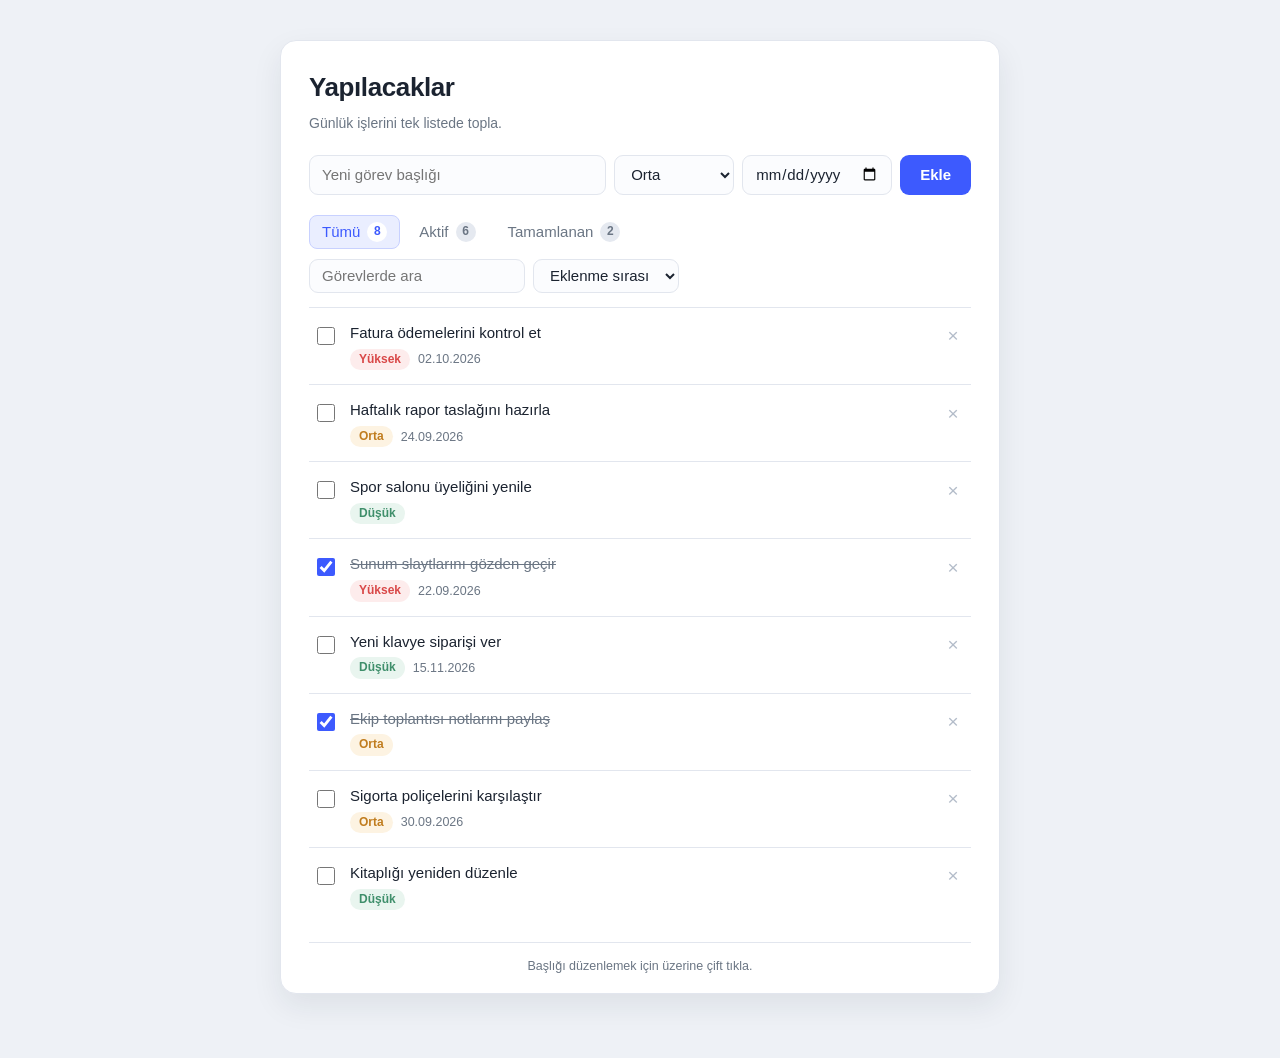
<file: tek-atis/4-debugging/index.html>
<!DOCTYPE html>
<html lang="tr">
<head>
  <meta charset="utf-8" />
  <meta name="viewport" content="width=device-width, initial-scale=1" />
  <title>Yapılacaklar</title>
  <link rel="stylesheet" href="style.css" />
</head>
<body>
  <main class="app">
    <header class="app-header">
      <h1>Yapılacaklar</h1>
      <p class="subtitle">Günlük işlerini tek listede topla.</p>
    </header>

    <form id="task-form" class="task-form" autocomplete="off">
      <input id="task-title" class="field title-field" type="text" placeholder="Yeni görev başlığı" />
      <select id="task-priority" class="field">
        <option value="düşük">Düşük</option>
        <option value="orta" selected>Orta</option>
        <option value="yüksek">Yüksek</option>
      </select>
      <input id="task-due" class="field" type="date" />
      <button type="submit" class="primary">Ekle</button>
    </form>

    <div class="toolbar">
      <div class="filters" id="filters">
        <button type="button" class="filter is-active" data-filter="all">
          Tümü <span class="badge" id="count-all">0</span>
        </button>
        <button type="button" class="filter" data-filter="active">
          Aktif <span class="badge" id="count-active">0</span>
        </button>
        <button type="button" class="filter" data-filter="done">
          Tamamlanan <span class="badge" id="count-done">0</span>
        </button>
      </div>
      <div class="tools">
        <input id="search" class="field" type="search" placeholder="Görevlerde ara" />
        <select id="sort" class="field">
          <option value="created">Eklenme sırası</option>
          <option value="priority">Önceliğe göre</option>
          <option value="due">Tarihe göre</option>
        </select>
      </div>
    </div>

    <ul id="task-list" class="task-list"></ul>
    <p id="empty-state" class="empty" hidden>Gösterilecek görev yok.</p>

    <footer class="app-footer">
      <span>Başlığı düzenlemek için üzerine çift tıkla.</span>
    </footer>
  </main>

  <script src="store.js"></script>
  <script src="app.js"></script>
</body>
</html>
</file>
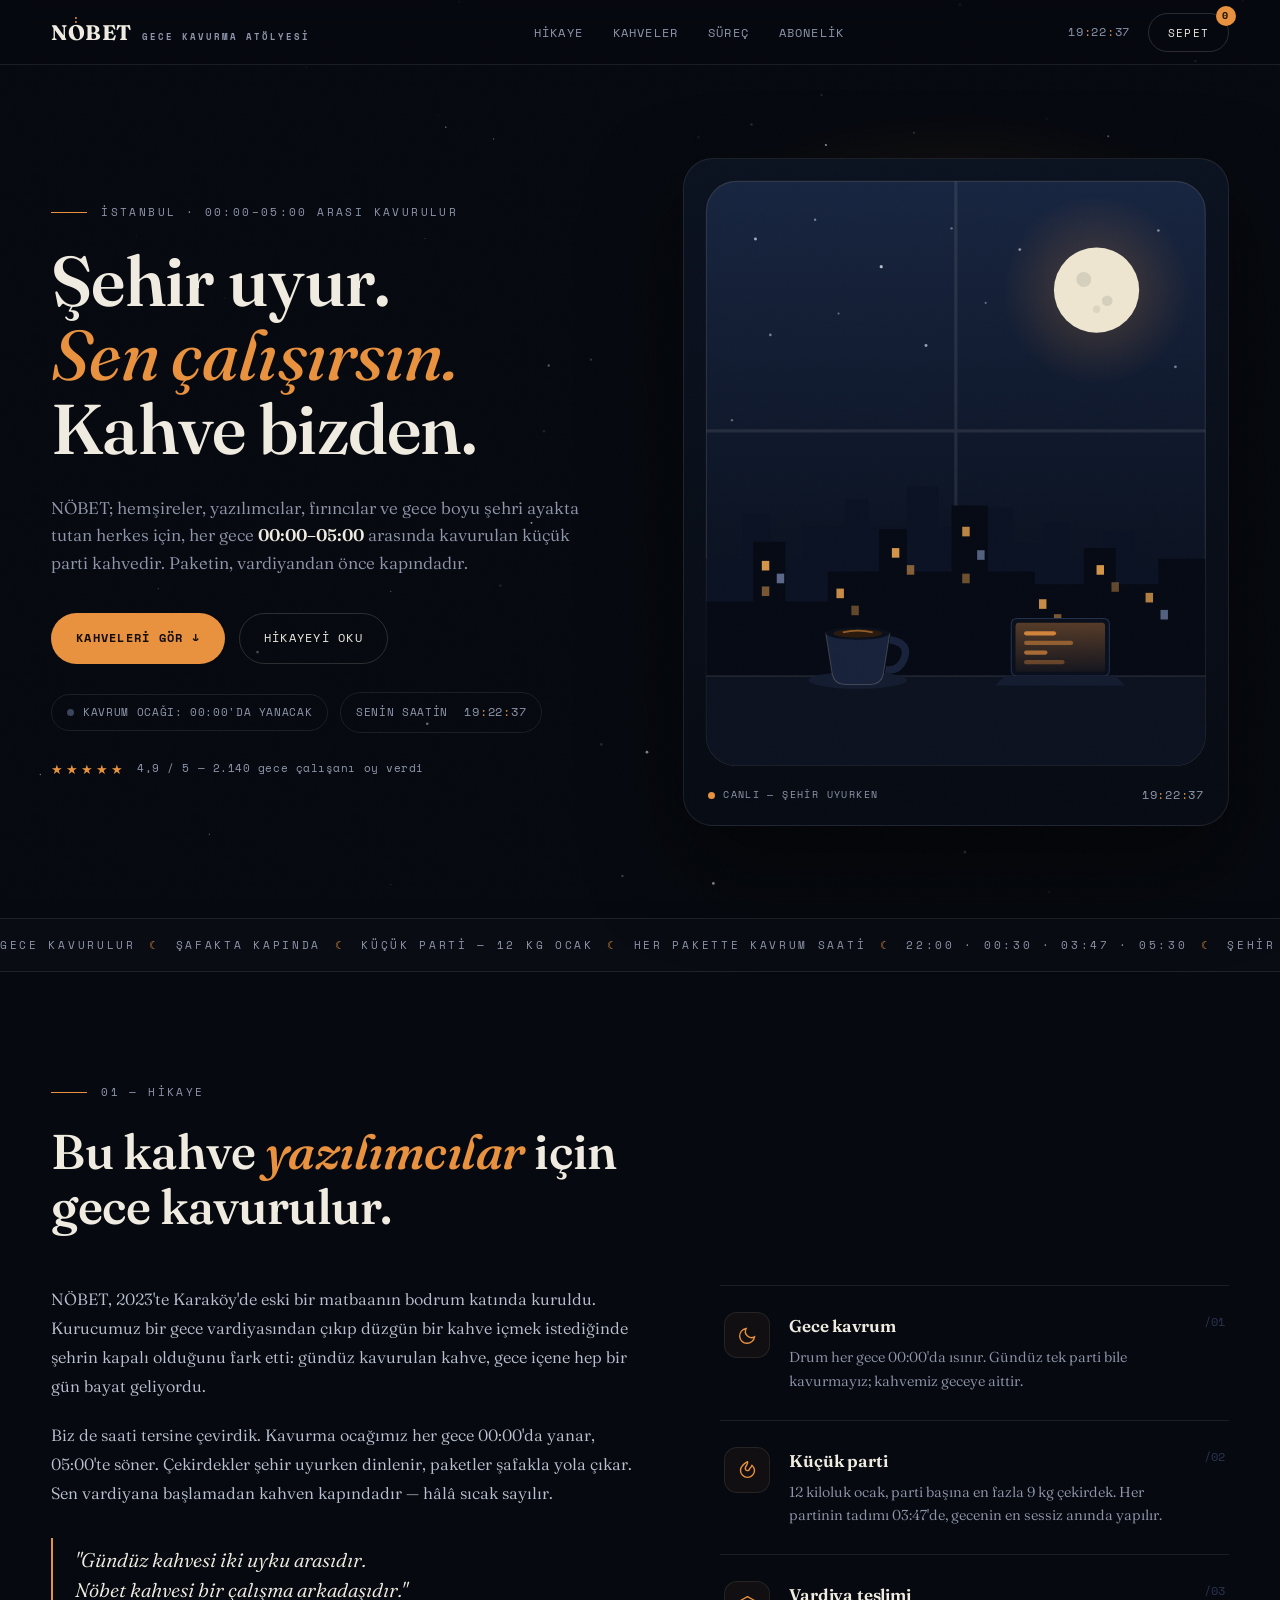
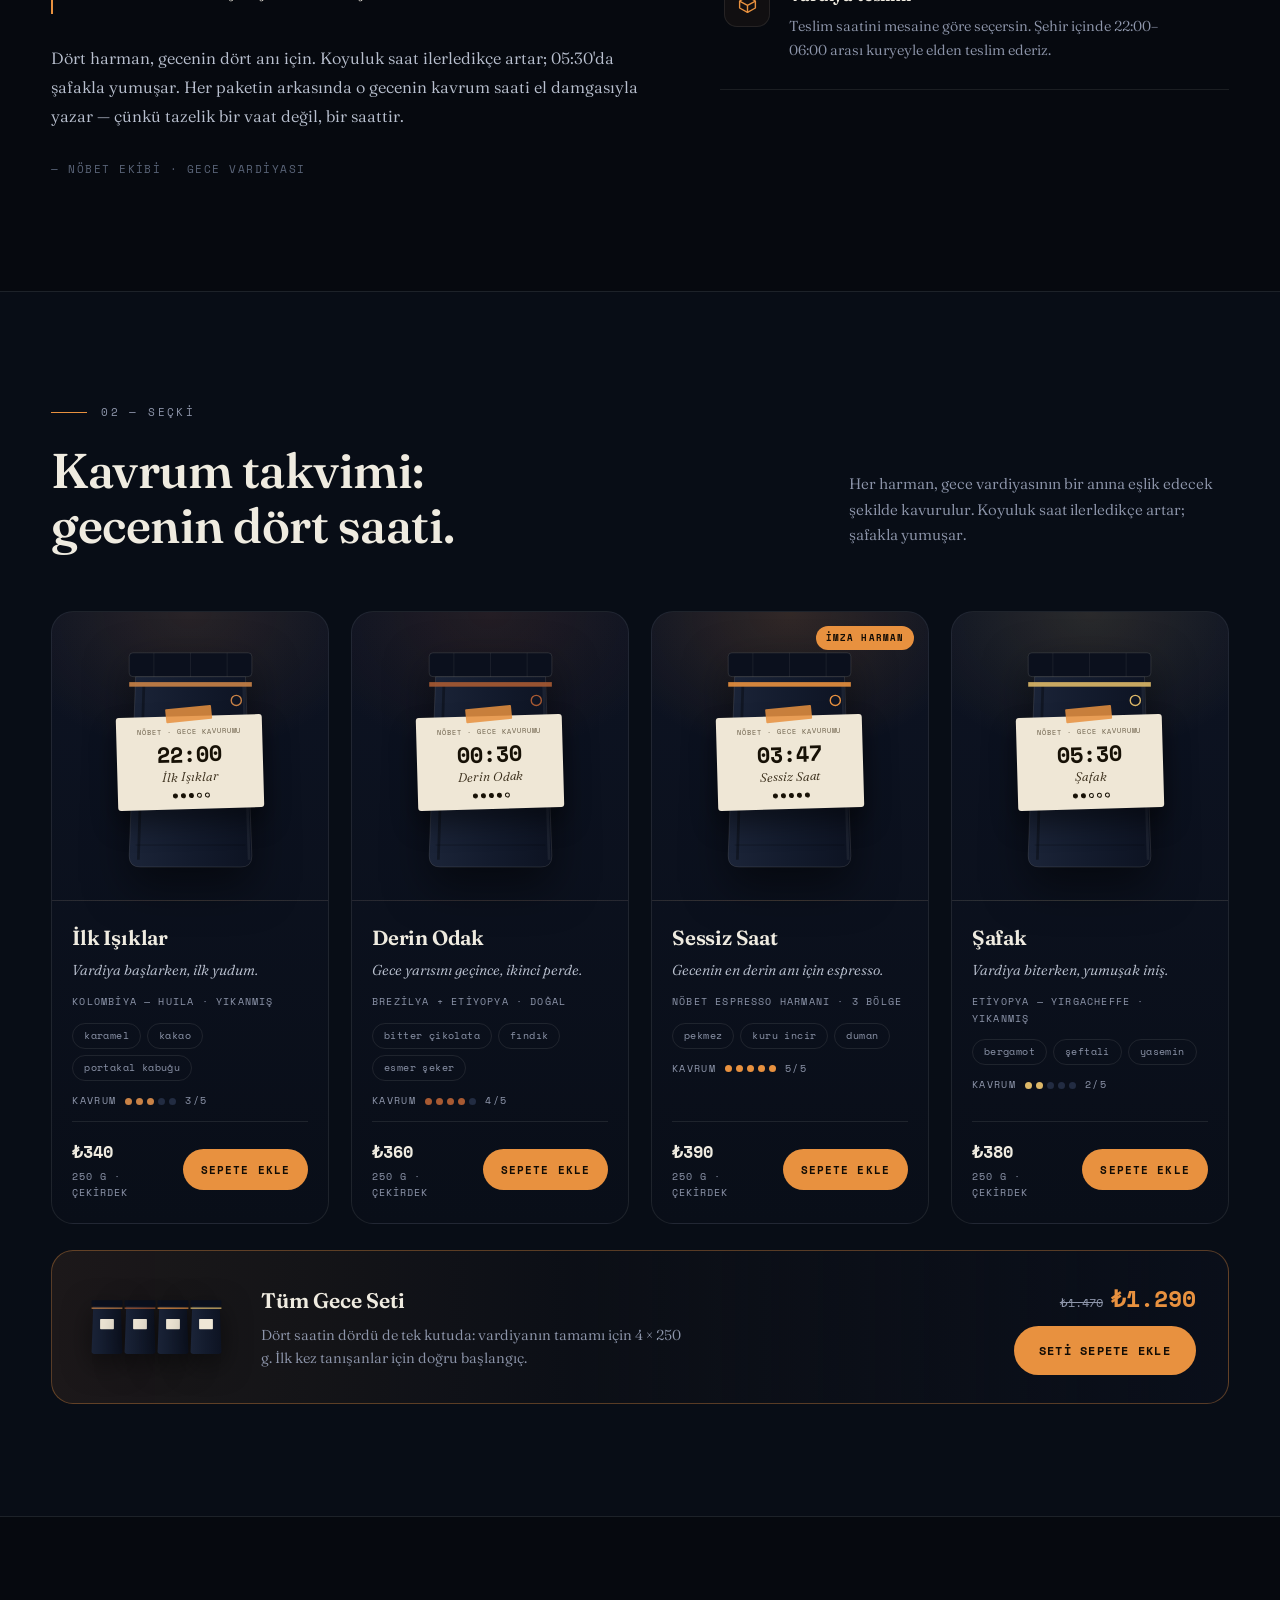
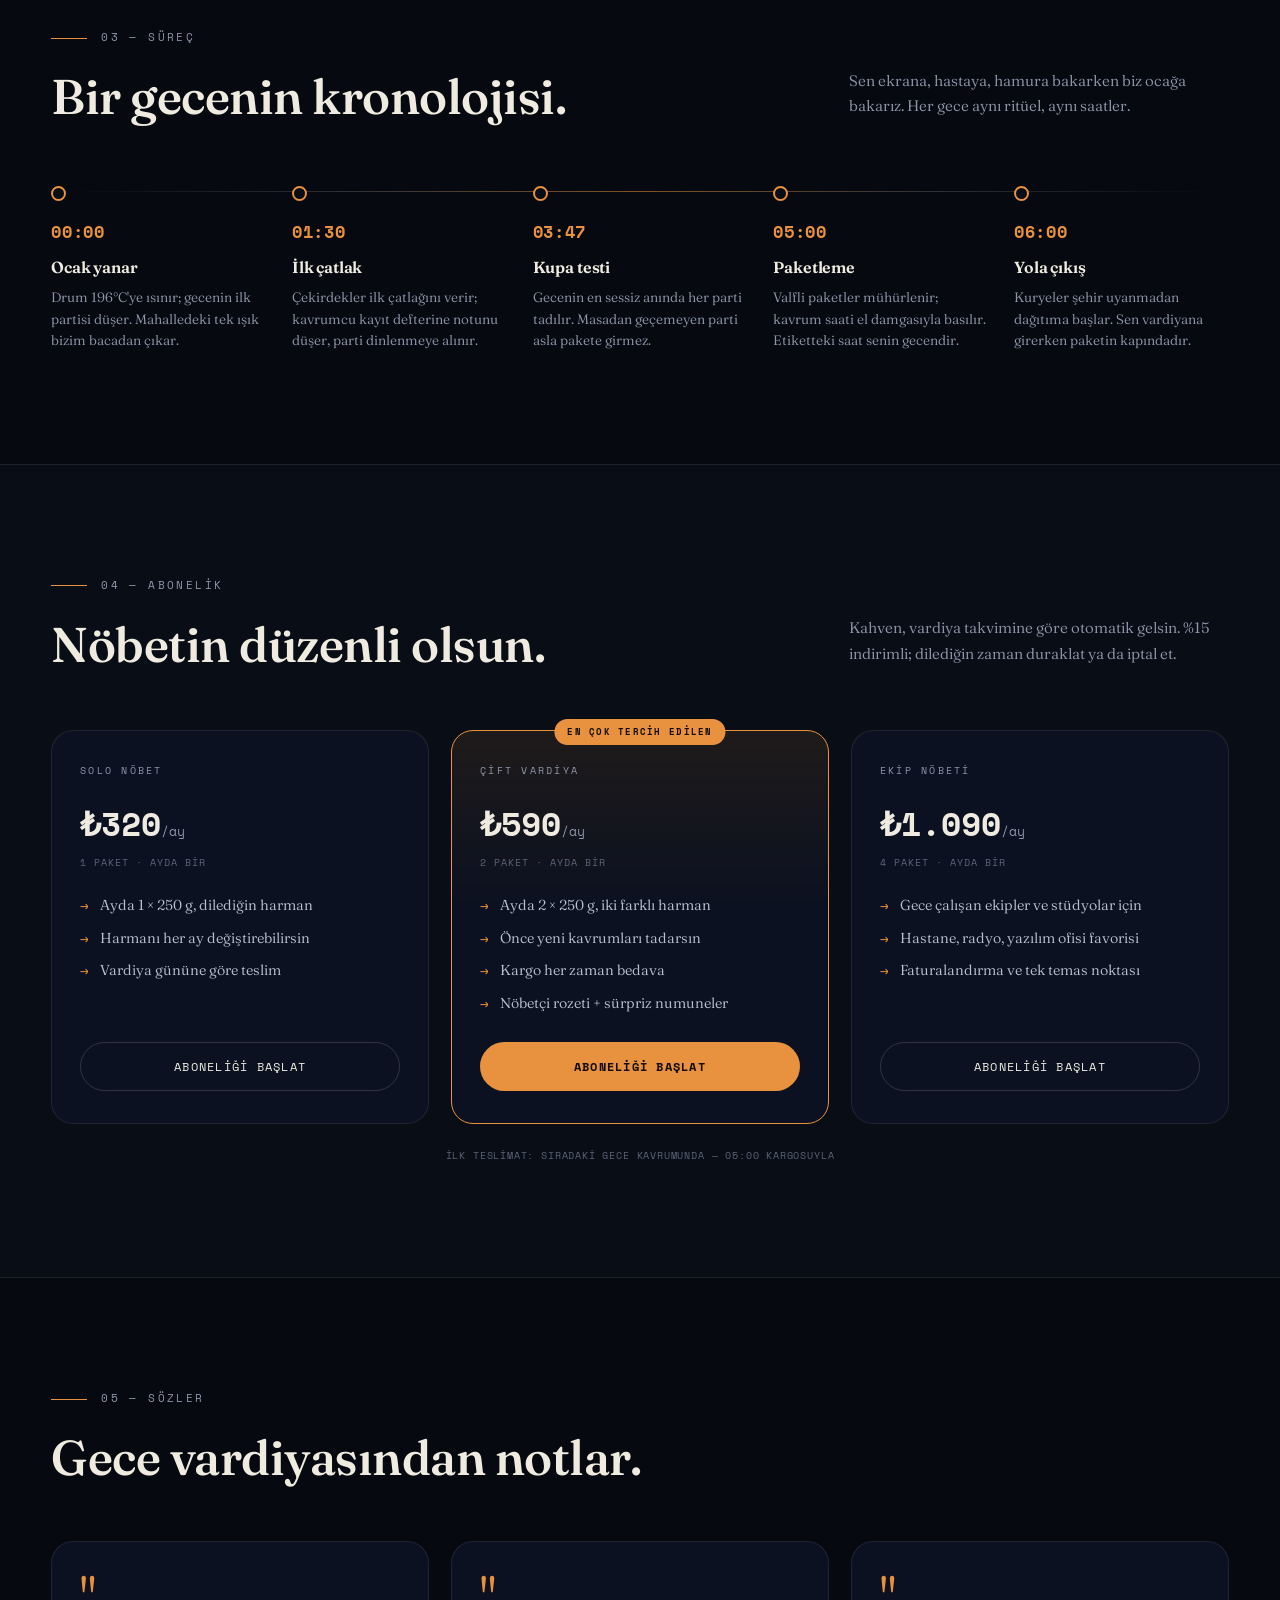
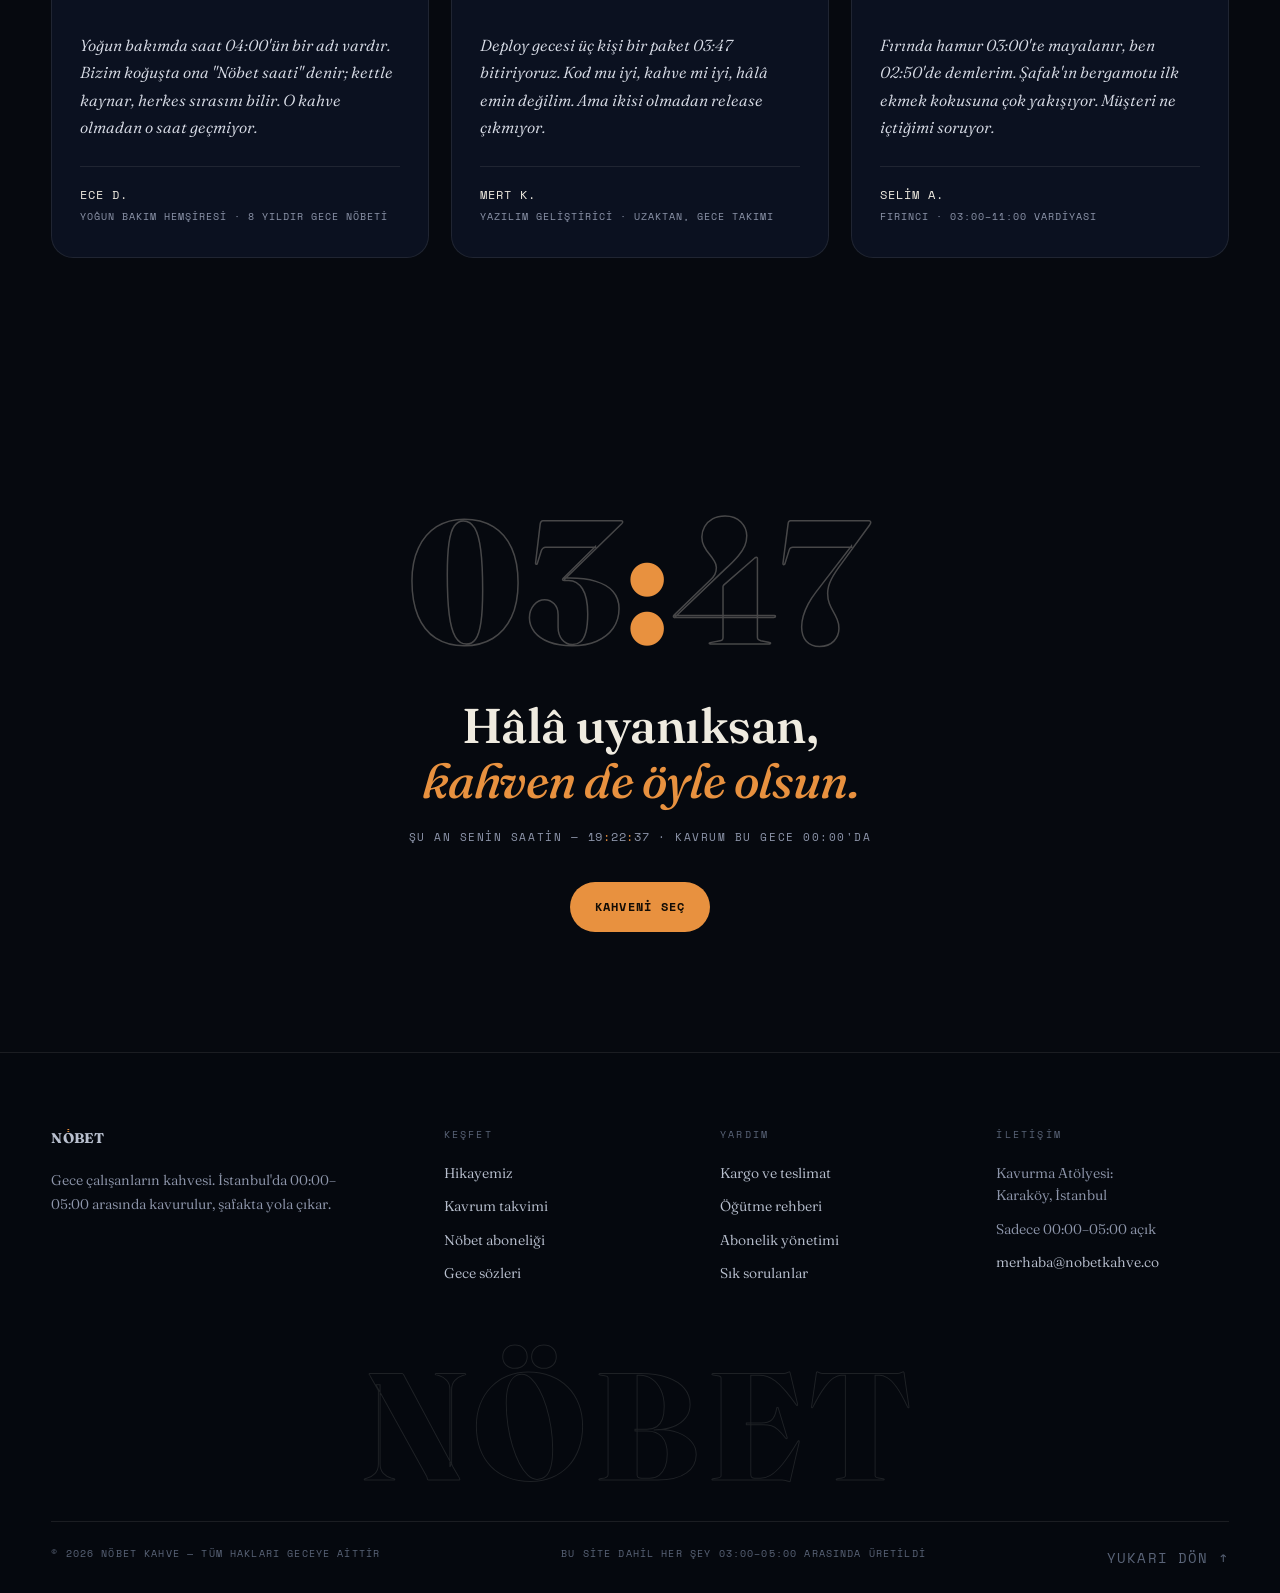
<file: tek-atis/1-kahve-landing/nobet/index.html>
<!DOCTYPE html>
<html lang="tr">
<head>
<meta charset="UTF-8">
<meta name="viewport" content="width=device-width, initial-scale=1.0">
<title>NÖBET — Gece Çalışanların Kahvesi</title>
<meta name="description" content="NÖBET; hemşireler, yazılımcılar, fırıncılar ve şehri gece ayakta tutan herkes için 00:00–05:00 arasında kavurulan küçük parti kahve.">
<meta name="theme-color" content="#06090F">
<link rel="icon" href="data:image/svg+xml,%3Csvg xmlns='http://www.w3.org/2000/svg' viewBox='0 0 64 64'%3E%3Crect width='64' height='64' rx='14' fill='%2306090F'/%3E%3Ccircle cx='25' cy='23' r='10' fill='%23EFEBE0'/%3E%3Ccircle cx='29' cy='20' r='9' fill='%2306090F'/%3E%3Crect x='30' y='34' width='6' height='6' rx='1' fill='%23E8913F'/%3E%3Crect x='30' y='44' width='6' height='6' rx='1' fill='%23E8913F'/%3E%3C/svg%3E">
<link rel="preconnect" href="https://fonts.googleapis.com">
<link rel="preconnect" href="https://fonts.gstatic.com" crossorigin>
<link href="https://fonts.googleapis.com/css2?family=Fraunces:ital,opsz,wght@0,9..144,300..800;1,9..144,300..800&family=Space+Mono:ital,wght@0,400;0,700;1,400&display=swap" rel="stylesheet">
<style>
:root{
  --bg:#06090F; --bg2:#080D16; --panel:#0B1120; --panel2:#0D1322;
  --line:rgba(239,235,224,.09); --line2:rgba(239,235,224,.16);
  --ink:#EFEBE0; --muted:#8E96AB; --soft:#B9C0CF; --dim:#5A6478;
  --ember:#E8913F; --ember2:#C96F2E; --dawn:#DDB868;
  --ease:cubic-bezier(.2,.6,.2,1);
}
*{margin:0;padding:0;box-sizing:border-box}
html{scroll-behavior:smooth}
body{
  background:var(--bg); color:var(--ink);
  font-family:'Fraunces',Georgia,serif; font-weight:340;
  font-size:1.02rem; line-height:1.65;
  -webkit-font-smoothing:antialiased; overflow-x:hidden;
}
::selection{background:var(--ember);color:#120C05}
::-webkit-scrollbar{width:10px}
::-webkit-scrollbar-track{background:var(--bg)}
::-webkit-scrollbar-thumb{background:#1A2338;border-radius:99px}
:focus-visible{outline:2px solid var(--ember);outline-offset:3px;border-radius:4px}
img,svg{display:block}
button{font-family:inherit}
.mono{font-family:'Space Mono',monospace}

#stars{position:fixed;inset:0;z-index:0;pointer-events:none}
.grain{position:fixed;inset:0;z-index:2;pointer-events:none;opacity:.05;mix-blend-mode:overlay;
  background-image:url("data:image/svg+xml,%3Csvg xmlns='http://www.w3.org/2000/svg' width='160' height='160'%3E%3Cfilter id='n'%3E%3CfeTurbulence type='fractalNoise' baseFrequency='0.9' numOctaves='2'/%3E%3C/filter%3E%3Crect width='160' height='160' filter='url(%23n)' opacity='0.55'/%3E%3C/svg%3E")}
header,main,footer{position:relative;z-index:1}
.container{width:min(1200px,92%);margin-inline:auto}

h1,h2,h3{font-weight:560;letter-spacing:-.01em}
.eyebrow{display:flex;align-items:center;gap:14px;font-family:'Space Mono',monospace;
  font-size:.68rem;letter-spacing:.22em;color:var(--muted);margin-bottom:22px}
.eyebrow::before{content:'';width:36px;height:1px;background:var(--ember)}

/* ---------- buttons ---------- */
.btn{font-family:'Space Mono',monospace;font-size:.78rem;letter-spacing:.1em;
  padding:14px 24px;border-radius:99px;border:1px solid transparent;cursor:pointer;
  transition:all .25s var(--ease);display:inline-flex;align-items:center;gap:9px;
  text-decoration:none;white-space:nowrap}
.btn-solid{background:var(--ember);color:#120C05;font-weight:700}
.btn-solid:hover{background:#F2A257;transform:translateY(-2px);box-shadow:0 10px 28px rgba(232,145,63,.28)}
.btn-ghost{border-color:var(--line2);color:var(--ink);background:transparent}
.btn-ghost:hover{border-color:var(--ember);color:var(--ember)}
.btn-sm{padding:11px 17px;font-size:.7rem}

/* ---------- nav ---------- */
.nav{position:fixed;inset:0 0 auto;z-index:50;
  background:rgba(6,9,15,.55);backdrop-filter:blur(14px);-webkit-backdrop-filter:blur(14px);
  border-bottom:1px solid var(--line)}
.nav-in{display:flex;align-items:center;justify-content:space-between;height:64px}
.logo{display:flex;align-items:baseline;gap:11px;text-decoration:none;color:var(--ink);
  font-family:'Fraunces',serif;font-weight:700;font-size:1.32rem;letter-spacing:.02em}
.logo .tag{font-family:'Space Mono',monospace;font-size:.56rem;letter-spacing:.22em;color:var(--muted)}
.omark{position:relative}
.omark .dots{position:absolute;top:-.06em;left:50%;transform:translateX(-50%);
  display:flex;flex-direction:column;gap:.07em;align-items:center}
.omark .dots i{width:.1em;height:.1em;border-radius:1.5px;background:var(--ember);animation:blink 1s steps(1) infinite}
@keyframes blink{0%,49%{opacity:1}50%,100%{opacity:.12}}
.nav-links{display:flex;gap:30px}
.nav-links a{color:var(--muted);text-decoration:none;font-family:'Space Mono',monospace;
  font-size:.72rem;letter-spacing:.1em;transition:color .25s}
.nav-links a:hover{color:var(--ink)}
.nav-right{display:flex;align-items:center;gap:18px}
.clock{font-family:'Space Mono',monospace;font-size:.78rem;color:var(--muted);letter-spacing:.06em}
.clock .cl{color:var(--ember);animation:blink 1s steps(1) infinite}
.cart-btn{position:relative;background:none;border:1px solid var(--line2);color:var(--ink);
  border-radius:99px;padding:10px 19px;font-family:'Space Mono',monospace;font-size:.7rem;
  letter-spacing:.1em;cursor:pointer;transition:border-color .25s}
.cart-btn:hover{border-color:var(--ember)}
.cart-btn .n{position:absolute;top:-8px;right:-8px;background:var(--ember);color:#120C05;
  font-weight:700;border-radius:50%;width:20px;height:20px;display:grid;place-items:center;font-size:.62rem}
.cart-btn .n.pop{animation:pop .45s var(--ease)}
@keyframes pop{40%{transform:scale(1.45)}}

/* ---------- hero ---------- */
.hero{padding:158px 0 92px;position:relative}
.hero-grid{display:grid;grid-template-columns:1.02fr .98fr;gap:64px;align-items:center}
h1{font-size:clamp(2.7rem,5.6vw,4.4rem);line-height:1.05}
h1 .it{font-style:italic;color:var(--ember);font-weight:480}
.lede{margin-top:28px;max-width:34rem;color:var(--muted);font-size:1.06rem}
.lede b{color:var(--ink);font-weight:600}
.hero-cta{display:flex;gap:14px;margin-top:36px;flex-wrap:wrap}
.hero-meta{display:flex;gap:12px;margin-top:28px;flex-wrap:wrap;align-items:center}
.chip2{display:inline-flex;align-items:center;gap:9px;border:1px solid var(--line);
  border-radius:99px;padding:9px 15px;font-family:'Space Mono',monospace;font-size:.66rem;
  letter-spacing:.06em;color:var(--muted)}
.dotp{width:7px;height:7px;border-radius:50%;background:var(--ember);animation:pulse 2s infinite;flex:none}
.dotp.off{background:#3A445C;animation:none}
@keyframes pulse{0%{box-shadow:0 0 0 0 rgba(232,145,63,.5)}70%{box-shadow:0 0 0 9px rgba(232,145,63,0)}100%{box-shadow:0 0 0 0 rgba(232,145,63,0)}}
.rate{display:flex;align-items:center;gap:11px;margin-top:26px;font-family:'Space Mono',monospace;
  font-size:.68rem;color:var(--muted);letter-spacing:.05em}
.rate .st{color:var(--ember);letter-spacing:3px;font-size:.8rem}

/* hero window scene */
.win{position:relative;border-radius:30px;border:1px solid var(--line);
  background:linear-gradient(180deg,#0B1220,#070B13);padding:16px;
  box-shadow:0 40px 90px rgba(0,0,0,.55)}
.win::before{content:'';position:absolute;inset:-50px -30px auto;height:320px;z-index:-1;
  background:radial-gradient(closest-side,rgba(232,145,63,.13),transparent);filter:blur(12px)}
.win svg{width:100%;height:auto;border-radius:20px}
.win-cap{display:flex;justify-content:space-between;align-items:center;gap:10px;
  padding:13px 8px 3px;font-family:'Space Mono',monospace;font-size:.62rem;
  letter-spacing:.14em;color:var(--muted)}
.win-cap .live{display:flex;align-items:center;gap:8px}
.tw{animation:twk 3.4s ease-in-out infinite}
.tw2{animation:twk 4.6s ease-in-out infinite 1.2s}
.tw3{animation:twk 5.8s ease-in-out infinite .6s}
@keyframes twk{50%{opacity:.15}}
.flk{animation:flk 5s steps(2) infinite}
.flk2{animation:flk 7.4s steps(2) infinite 1.6s}
.flk3{animation:flk 6.2s steps(2) infinite 3.1s}
@keyframes flk{50%{opacity:.25}}
.steam path{animation:rise 3.4s ease-in-out infinite;opacity:0}
.steam path:nth-child(2){animation-delay:1.1s}
.steam path:nth-child(3){animation-delay:2.2s}
@keyframes rise{0%{transform:translateY(7px);opacity:0}30%{opacity:.5}100%{transform:translateY(-13px);opacity:0}}

/* ---------- marquee ---------- */
.marquee{border-block:1px solid var(--line);padding:17px 0;overflow:hidden;background:rgba(255,255,255,.015)}
.mq-track{display:flex;width:max-content;animation:mq 32s linear infinite;
  font-family:'Space Mono',monospace;font-size:.7rem;letter-spacing:.24em;color:var(--muted)}
.mq-track span{white-space:nowrap;padding-right:52px}
.mq-track b{color:var(--ember);font-weight:400;padding:0 4px}
@keyframes mq{to{transform:translateX(-50%)}}

/* ---------- sections ---------- */
.sec{padding:112px 0;scroll-margin-top:60px}
.sec-alt{background:var(--bg2);border-block:1px solid var(--line)}
.sec-head{display:grid;grid-template-columns:1fr auto;align-items:end;gap:34px;margin-bottom:58px}
h2{font-size:clamp(2rem,4vw,3.05rem);line-height:1.12;max-width:24ch}
.sec-sub{color:var(--muted);max-width:38ch;font-size:.95rem;padding-bottom:6px}
.swap{color:var(--ember);font-style:italic;transition:opacity .3s;display:inline-block}
.swap.out{opacity:0}

/* story */
.story{display:grid;grid-template-columns:1.08fr .92fr;gap:72px;align-items:start}
.prose p{color:var(--soft);margin-bottom:20px;font-size:1.02rem;line-height:1.78}
.prose .pull{border-left:2px solid var(--ember);padding:8px 0 8px 22px;font-style:italic;
  color:var(--ink);font-size:1.24rem;line-height:1.5;margin:30px 0}
.sig{font-family:'Space Mono',monospace;font-size:.66rem;letter-spacing:.14em;color:var(--dim);margin-top:30px}
.pillars{display:flex;flex-direction:column;border-top:1px solid var(--line)}
.pillar{display:flex;gap:19px;padding:26px 4px;border-bottom:1px solid var(--line);align-items:flex-start}
.pillar .ic{flex:none;width:46px;height:46px;border:1px solid var(--line);border-radius:13px;
  display:grid;place-items:center;color:var(--ember);background:rgba(232,145,63,.05)}
.pillar h3{font-size:1.06rem;font-weight:620;margin-bottom:6px}
.pillar p{color:var(--muted);font-size:.9rem;line-height:1.65}
.pillar .no{margin-left:auto;font-family:'Space Mono',monospace;color:#2A3450;font-size:.78rem;flex:none}

/* ---------- products ---------- */
.grid4{display:grid;grid-template-columns:repeat(4,1fr);gap:22px}
.card{border:1px solid var(--line);border-radius:22px;overflow:hidden;display:flex;flex-direction:column;
  background:linear-gradient(180deg,#0D1322,#090E18);
  transition:transform .35s var(--ease),border-color .35s,box-shadow .35s}
.card:hover{transform:translateY(-6px);border-color:var(--acc);box-shadow:0 30px 60px rgba(0,0,0,.45)}
.bag-wrap{position:relative;padding:28px 0 22px;border-bottom:1px solid var(--line);
  background:radial-gradient(110% 80% at 50% 0%,var(--accSoft),transparent 62%)}
.bag{margin-inline:auto;height:238px;width:auto;transition:transform .45s var(--ease);
  filter:drop-shadow(0 18px 22px rgba(0,0,0,.5))}
.card:hover .bag{transform:rotate(-2deg) translateY(-4px)}
.badge{position:absolute;top:14px;right:14px;z-index:2;background:var(--ember);color:#120C05;
  font-family:'Space Mono',monospace;font-size:.56rem;font-weight:700;letter-spacing:.12em;
  padding:5px 10px;border-radius:99px}
.bag-label{position:absolute;left:50%;top:104px;width:146px;text-align:center;
  transform:translateX(-50%) rotate(-1.6deg);background:#EFE7D6;color:#191307;
  border-radius:3px;padding:10px 10px 11px;box-shadow:0 14px 26px rgba(0,0,0,.45)}
.bag-label::before{content:'';position:absolute;top:-9px;left:50%;width:46px;height:14px;
  transform:translateX(-50%) rotate(-4deg);background:rgba(232,145,63,.85);border-radius:1px}
.l-micro{font-family:'Space Mono',monospace;font-size:7px;letter-spacing:.14em;color:#6B5F49}
.l-time{font-family:'Space Mono',monospace;font-weight:700;font-size:22px;line-height:1.15;margin-top:3px;color:#171106}
.l-name{font-family:'Fraunces',serif;font-style:italic;font-size:12.5px;color:#3A2E1B;margin-top:1px}
.l-dots{display:flex;gap:3px;justify-content:center;margin-top:6px}
.l-dots i{width:5px;height:5px;border-radius:50%;border:1px solid #171106}
.l-dots i.on{background:#171106}
.card-body{padding:20px 20px 22px;display:flex;flex-direction:column;gap:12px;flex:1}
.card-body h3{font-size:1.28rem;font-weight:620}
.p-moment{color:var(--soft);font-style:italic;font-size:.9rem;margin-top:-8px}
.p-origin{font-family:'Space Mono',monospace;font-size:.62rem;letter-spacing:.12em;color:var(--muted)}
.notes{display:flex;flex-wrap:wrap;gap:6px}
.chip{border:1px solid var(--line);border-radius:99px;padding:4px 11px;
  font-family:'Space Mono',monospace;font-size:.62rem;color:var(--muted);letter-spacing:.04em}
.roast{display:flex;align-items:center;gap:9px;font-family:'Space Mono',monospace;
  font-size:.6rem;letter-spacing:.14em;color:var(--muted)}
.rdots{display:flex;gap:4px}
.rdots i{width:7px;height:7px;border-radius:50%;background:#222C42}
.rdots i.on{background:var(--acc)}
.buy{margin-top:auto;padding-top:16px;border-top:1px solid var(--line);
  display:flex;align-items:center;justify-content:space-between;gap:10px}
.price{font-family:'Space Mono',monospace;font-weight:700;font-size:1.06rem}
.price small{display:block;font-weight:400;color:var(--muted);font-size:.6rem;letter-spacing:.1em;margin-top:3px}

/* set banner */
.set{margin-top:26px;border:1px solid rgba(232,145,63,.35);border-radius:22px;
  background:linear-gradient(90deg,rgba(232,145,63,.09),rgba(232,145,63,.02) 45%,#0A0F1A);
  display:grid;grid-template-columns:auto 1fr auto;gap:32px;align-items:center;padding:28px 32px}
.set .bags{display:flex;align-items:flex-end}
.set .bags svg{width:46px;height:auto;filter:drop-shadow(0 10px 14px rgba(0,0,0,.5))}
.set .bags svg+svg{margin-left:-13px}
.set h3{font-size:1.32rem;font-weight:620}
.set p{color:var(--muted);font-size:.9rem;margin-top:6px;max-width:48ch}
.set-right{display:flex;flex-direction:column;align-items:flex-end;gap:9px}
.set .old{font-family:'Space Mono',monospace;color:var(--muted);text-decoration:line-through;font-size:.78rem}
.set .new{font-family:'Space Mono',monospace;font-weight:700;font-size:1.45rem;color:var(--ember)}

/* ---------- timeline ---------- */
.tline{display:grid;grid-template-columns:repeat(5,1fr);gap:26px;position:relative}
.tline::before{content:'';position:absolute;top:9px;left:1%;right:1%;height:1px;
  background:linear-gradient(90deg,transparent,rgba(239,235,224,.18),rgba(232,145,63,.55),rgba(239,235,224,.18),transparent)}
.tl{position:relative;padding-top:36px}
.tl::before{content:'';position:absolute;top:4px;left:0;width:11px;height:11px;border-radius:50%;
  background:var(--bg2);border:2px solid var(--ember)}
.tl .tt{font-family:'Space Mono',monospace;font-weight:700;color:var(--ember);font-size:1.05rem;letter-spacing:.04em}
.tl h3{font-size:1rem;margin:9px 0 6px;font-weight:620}
.tl p{color:var(--muted);font-size:.85rem;line-height:1.6}

/* ---------- subscription ---------- */
.subs{display:grid;grid-template-columns:repeat(3,1fr);gap:22px}
.sub{border:1px solid var(--line);border-radius:22px;padding:32px 28px;background:var(--panel);
  display:flex;flex-direction:column;position:relative}
.sub .tier{font-family:'Space Mono',monospace;font-size:.64rem;letter-spacing:.22em;color:var(--muted)}
.sub .amt{margin:18px 0 3px;font-family:'Space Mono',monospace;font-weight:700;font-size:2.05rem}
.sub .amt span{font-size:.82rem;color:var(--muted);font-weight:400}
.sub .per{font-family:'Space Mono',monospace;font-size:.62rem;color:var(--dim);letter-spacing:.1em}
.sub ul{list-style:none;margin:24px 0 28px;display:flex;flex-direction:column;gap:11px}
.sub li{display:flex;gap:11px;color:var(--soft);font-size:.9rem;line-height:1.5}
.sub li::before{content:'→';color:var(--ember);font-family:'Space Mono',monospace;flex:none}
.sub .btn{margin-top:auto;justify-content:center}
.sub.feat{border-color:var(--ember);background:linear-gradient(180deg,rgba(232,145,63,.1),#0B1120 45%);
  transform:translateY(-10px)}
.f-badge{position:absolute;top:-12px;left:50%;transform:translateX(-50%);background:var(--ember);
  color:#120C05;font-family:'Space Mono',monospace;font-size:.56rem;font-weight:700;
  letter-spacing:.14em;padding:6px 13px;border-radius:99px;white-space:nowrap}
.sub-note{margin-top:24px;text-align:center;font-family:'Space Mono',monospace;
  font-size:.64rem;color:var(--dim);letter-spacing:.08em}

/* ---------- quotes ---------- */
.quotes{display:grid;grid-template-columns:repeat(3,1fr);gap:22px}
.q{border:1px solid var(--line);border-radius:22px;padding:32px 28px;background:var(--panel);
  display:flex;flex-direction:column}
.q .qm{font-family:'Fraunces',serif;font-size:3.4rem;line-height:.4;color:var(--ember);margin:14px 0 22px}
.q p{font-style:italic;font-size:1rem;line-height:1.72;color:#D8DCE6;flex:1}
.q footer{margin-top:24px;padding-top:17px;border-top:1px solid var(--line);
  font-family:'Space Mono',monospace;font-size:.62rem;letter-spacing:.1em;color:var(--muted)}
.q footer b{display:block;color:var(--ink);font-size:.76rem;margin-bottom:5px;font-weight:400}

/* ---------- cta ---------- */
.cta{text-align:center;padding:130px 0 120px}
.giant{font-family:'Fraunces',serif;font-weight:800;font-size:clamp(4.4rem,15vw,11rem);
  line-height:.92;color:transparent;-webkit-text-stroke:1.5px rgba(239,235,224,.28);
  letter-spacing:.02em;user-select:none}
.giant .cl{-webkit-text-stroke:0;color:var(--ember);animation:blink 1s steps(1) infinite}
.cta h2{margin:36px auto 0;max-width:26ch}
.cta .now{font-family:'Space Mono',monospace;font-size:.68rem;color:var(--muted);
  letter-spacing:.14em;margin-top:20px}
.cta .btn{margin-top:34px}

/* ---------- footer ---------- */
.foot{border-top:1px solid var(--line);padding:74px 0 0;background:#05080E}
.foot-grid{display:grid;grid-template-columns:1.5fr 1fr 1fr 1fr;gap:44px;padding-bottom:64px}
.foot .blurb{color:var(--muted);font-size:.88rem;max-width:34ch;margin-top:18px;line-height:1.7}
.foot h4{font-family:'Space Mono',monospace;font-size:.62rem;letter-spacing:.22em;
  color:var(--dim);margin-bottom:18px;font-weight:400}
.foot ul{list-style:none;display:flex;flex-direction:column;gap:11px}
.foot a{color:var(--soft);text-decoration:none;font-size:.88rem;transition:color .25s}
.foot a:hover{color:var(--ember)}
.foot li{color:var(--muted);font-size:.88rem;line-height:1.6}
.foot-mark{font-family:'Fraunces',serif;font-weight:800;font-size:clamp(4rem,12.5vw,9.5rem);
  line-height:1;color:transparent;-webkit-text-stroke:1px rgba(239,235,224,.11);
  text-align:center;user-select:none;letter-spacing:.05em;padding-bottom:20px}
.foot-bar{border-top:1px solid var(--line);padding:24px 0;display:flex;
  justify-content:space-between;gap:14px;flex-wrap:wrap;
  font-family:'Space Mono',monospace;font-size:.6rem;letter-spacing:.12em;color:var(--dim)}
.foot-bar a{color:var(--dim);text-decoration:none}
.foot-bar a:hover{color:var(--ember)}

/* ---------- cart ---------- */
.overlay{position:fixed;inset:0;background:rgba(3,5,9,.62);backdrop-filter:blur(4px);
  opacity:0;pointer-events:none;transition:.35s;z-index:60}
.overlay.on{opacity:1;pointer-events:auto}
.cart{position:fixed;top:0;right:0;height:100dvh;width:min(430px,100%);z-index:70;
  background:#0A0F1B;border-left:1px solid var(--line);display:flex;flex-direction:column;
  transform:translateX(103%);transition:transform .5s cubic-bezier(.2,.7,.2,1)}
.cart.on{transform:none}
.cart-head{display:flex;justify-content:space-between;align-items:center;padding:22px 24px;
  border-bottom:1px solid var(--line);font-family:'Space Mono',monospace;
  letter-spacing:.16em;font-size:.8rem}
.cart-head .n{color:var(--ember)}
.x{background:none;border:1px solid var(--line);color:var(--muted);width:35px;height:35px;
  border-radius:50%;cursor:pointer;font-size:.85rem;transition:.25s}
.x:hover{color:var(--ink);border-color:var(--line2)}
.ship{padding:16px 24px;border-bottom:1px solid var(--line)}
.ship .t{font-family:'Space Mono',monospace;font-size:.62rem;letter-spacing:.08em;
  color:var(--muted);display:flex;justify-content:space-between;gap:10px}
.ship .t b{color:var(--ember);font-weight:400}
.track{height:4px;background:#1A2338;border-radius:99px;margin-top:11px;overflow:hidden}
.track i{display:block;height:100%;width:0;border-radius:99px;
  background:linear-gradient(90deg,var(--ember2),var(--ember));transition:width .55s var(--ease)}
.cart-body{flex:1;overflow-y:auto;padding:6px 24px}
.empty{text-align:center;padding:76px 12px;color:var(--muted)}
.empty .m{font-family:'Fraunces',serif;font-size:3rem;color:#2A3450;margin-bottom:16px}
.empty p{font-style:italic;margin-bottom:26px;line-height:1.6}
.ci{display:flex;gap:14px;padding:18px 0;border-bottom:1px solid var(--line);align-items:center}
.ci-thumb{flex:none;width:44px}
.ci-info{flex:1;min-width:0}
.ci-name{font-size:.92rem;font-weight:600}
.ci-var{font-family:'Space Mono',monospace;font-size:.58rem;color:var(--muted);
  letter-spacing:.08em;margin-top:4px}
.ci-qty{display:inline-flex;align-items:center;gap:13px;margin-top:11px;
  border:1px solid var(--line);border-radius:99px;padding:4px 13px}
.ci-qty button{background:none;border:none;color:var(--muted);font-family:'Space Mono',monospace;
  font-size:1rem;cursor:pointer;padding:0 2px;transition:color .2s}
.ci-qty button:hover{color:var(--ember)}
.ci-qty span{font-family:'Space Mono',monospace;font-size:.78rem;min-width:15px;text-align:center}
.ci-right{text-align:right;display:flex;flex-direction:column;gap:9px;align-items:flex-end}
.ci-price{font-family:'Space Mono',monospace;font-weight:700;font-size:.9rem}
.ci-del{background:none;border:none;color:var(--dim);font-family:'Space Mono',monospace;
  font-size:.56rem;letter-spacing:.1em;cursor:pointer;text-decoration:underline;
  text-underline-offset:3px;transition:color .2s}
.ci-del:hover{color:#E0654F}
.cart-foot{border-top:1px solid var(--line);padding:20px 24px 26px}
.row-t{display:flex;justify-content:space-between;font-family:'Space Mono',monospace;
  font-size:.72rem;color:var(--muted);margin-bottom:8px}
.row-t.tt{color:var(--ink);font-weight:700;font-size:.95rem;margin:14px 0 18px}
.cart-foot .btn{width:100%;justify-content:center;padding:17px}
.fine{font-family:'Space Mono',monospace;font-size:.56rem;color:var(--dim);
  text-align:center;margin-top:13px;letter-spacing:.06em;line-height:1.8}
.ok{text-align:center;padding:64px 14px}
.ok .badge-ok{width:66px;height:66px;border-radius:50%;border:1px solid var(--ember);
  display:grid;place-items:center;margin:0 auto 24px;color:var(--ember)}
.ok h3{font-size:1.5rem;margin-bottom:13px}
.ok p{color:var(--muted);font-size:.9rem;line-height:1.7;max-width:32ch;margin-inline:auto}
.ok .ord{font-family:'Space Mono',monospace;color:var(--ember);letter-spacing:.14em;
  margin:18px 0 28px;font-size:.78rem;border:1px dashed rgba(232,145,63,.4);
  display:inline-block;padding:11px 19px;border-radius:10px}

/* toast */
.toast{position:fixed;left:24px;bottom:24px;z-index:80;background:#101728;
  border:1px solid rgba(232,145,63,.4);color:var(--ink);padding:15px 21px;border-radius:14px;
  font-family:'Space Mono',monospace;font-size:.7rem;letter-spacing:.05em;
  transform:translateY(22px);opacity:0;pointer-events:none;transition:.35s var(--ease);
  box-shadow:0 20px 44px rgba(0,0,0,.5);max-width:min(360px,calc(100vw - 48px))}
.toast.on{transform:none;opacity:1}
.toast b{color:var(--ember);font-weight:400}

/* reveal */
.rv{opacity:0;transform:translateY(22px);transition:opacity .8s var(--ease),transform .8s var(--ease)}
.rv.in{opacity:1;transform:none}
.d1{transition-delay:.07s}.d2{transition-delay:.14s}.d3{transition-delay:.21s}.d4{transition-delay:.28s}

/* ---------- responsive ---------- */
@media(max-width:1024px){
  .grid4{grid-template-columns:repeat(2,1fr)}
  .story{grid-template-columns:1fr;gap:48px}
  .tline{display:flex;overflow-x:auto;gap:34px;padding-bottom:16px;scroll-snap-type:x mandatory}
  .tline::before{display:none}
  .tl{min-width:210px;scroll-snap-align:start}
  .subs{grid-template-columns:1fr;max-width:520px;margin-inline:auto}
  .sub.feat{transform:none}
  .quotes{grid-template-columns:1fr;max-width:640px;margin-inline:auto}
  .set{grid-template-columns:1fr;text-align:center;justify-items:center;gap:22px}
  .set-right{align-items:center}
  .set .bags{justify-content:center}
}
@media(max-width:880px){
  .nav-links{display:none}
  .hero{padding:128px 0 76px}
  .hero-grid{grid-template-columns:1fr;gap:52px}
  .win{max-width:460px;margin-inline:auto;width:100%}
  .sec-head{grid-template-columns:1fr;gap:18px;margin-bottom:44px}
  .sec{padding:86px 0}
}
@media(max-width:620px){
  .grid4{grid-template-columns:1fr;max-width:400px;margin-inline:auto}
  .clock.nav-clock{display:none}
  .logo .tag{display:none}
  .foot-grid{grid-template-columns:1fr 1fr;gap:34px}
  .cta{padding:96px 0 90px}
  .hero-cta{flex-direction:column;align-items:stretch}
  .hero-cta .btn{justify-content:center}
  .set{padding:24px 20px}
}
@media (prefers-reduced-motion: reduce){
  html{scroll-behavior:auto}
  *,*::before,*::after{animation-duration:.01ms!important;animation-iteration-count:1!important;transition-duration:.01ms!important}
  .rv{opacity:1;transform:none}
}
</style>
</head>
<body>

<!-- shared gradients for all code-drawn artwork -->
<svg width="0" height="0" style="position:absolute" aria-hidden="true">
  <defs>
    <linearGradient id="sky" x1="0" y1="0" x2="0" y2="1">
      <stop offset="0" stop-color="#182540"/><stop offset=".55" stop-color="#0D1526"/><stop offset="1" stop-color="#070B14"/>
    </linearGradient>
    <radialGradient id="halo" cx=".5" cy=".5" r=".5">
      <stop offset="0" stop-color="#E8913F" stop-opacity=".26"/><stop offset="1" stop-color="#E8913F" stop-opacity="0"/>
    </radialGradient>
    <linearGradient id="bagG" x1="0" y1="0" x2="1" y2="0">
      <stop offset="0" stop-color="#1B2438"/><stop offset=".5" stop-color="#131B2D"/><stop offset="1" stop-color="#0D1322"/>
    </linearGradient>
    <linearGradient id="scr" x1="0" y1="0" x2="0" y2="1">
      <stop offset="0" stop-color="#E8913F" stop-opacity=".34"/><stop offset="1" stop-color="#E8913F" stop-opacity=".05"/>
    </linearGradient>
  </defs>
</svg>

<canvas id="stars"></canvas>
<div class="grain"></div>

<header class="nav">
  <div class="container nav-in">
    <a class="logo" href="#top" aria-label="NÖBET ana sayfa">
      <span>N<span class="omark">O<span class="dots"><i></i><i></i></span></span>BET</span>
      <span class="tag">GECE KAVURMA ATÖLYESİ</span>
    </a>
    <nav class="nav-links" aria-label="Sayfa içi">
      <a href="#hikaye">HİKAYE</a>
      <a href="#kahveler">KAHVELER</a>
      <a href="#surec">SÜREÇ</a>
      <a href="#abonelik">ABONELİK</a>
    </nav>
    <div class="nav-right">
      <span class="clock nav-clock js-clock" aria-label="Şu anki saat">--<span class="cl">:</span>--<span class="cl">:</span>--</span>
      <button class="cart-btn" id="cartOpen" aria-label="Sepeti aç">SEPET<span class="n" id="cartN">0</span></button>
    </div>
  </div>
</header>

<main id="top">

  <!-- ============ HERO ============ -->
  <section class="hero">
    <div class="container hero-grid">
      <div>
        <div class="eyebrow rv">İSTANBUL · 00:00–05:00 ARASI KAVURULUR</div>
        <h1 class="rv d1">Şehir uyur.<br><span class="it">Sen çalışırsın.</span><br>Kahve bizden.</h1>
        <p class="lede rv d2">NÖBET; hemşireler, yazılımcılar, fırıncılar ve gece boyu şehri ayakta tutan herkes için, her gece <b>00:00–05:00</b> arasında kavurulan küçük parti kahvedir. Paketin, vardiyandan önce kapındadır.</p>
        <div class="hero-cta rv d3">
          <a class="btn btn-solid" href="#kahveler">KAHVELERİ GÖR ↓</a>
          <a class="btn btn-ghost" href="#hikaye">HİKAYEYİ OKU</a>
        </div>
        <div class="hero-meta rv d4">
          <span class="chip2" id="roastStatus"><i class="dotp"></i> KAVRUM OCAĞI: ŞU AN YANIYOR</span>
          <span class="chip2">SENİN SAATİN&nbsp;<span class="clock js-clock">--<span class="cl">:</span>--<span class="cl">:</span>--</span></span>
        </div>
        <div class="rate rv d4">
          <span class="st">★★★★★</span>
          <span>4,9 / 5 — 2.140 gece çalışanı oy verdi</span>
        </div>
      </div>

      <div class="win rv d2" role="img" aria-label="Gece penceresi: ay, şehir silueti, buğusu tüten bir kahve fincanı ve ekranı açık bir dizüstü">
        <svg viewBox="0 0 480 560">
          <rect x="6" y="6" width="468" height="548" rx="28" fill="url(#sky)" stroke="rgba(239,235,224,.14)"/>
          <circle cx="372" cy="108" r="88" fill="url(#halo)"/>
          <circle cx="372" cy="108" r="40" fill="#EDE5CF"/>
          <circle cx="360" cy="98" r="7" fill="#0D1526" opacity=".10"/>
          <circle cx="382" cy="118" r="5" fill="#0D1526" opacity=".10"/>
          <circle cx="372" cy="126" r="3.5" fill="#0D1526" opacity=".08"/>
          <g fill="#DDE3F0">
            <circle cx="52" cy="60" r="1.4" opacity=".7"/><circle cx="108" cy="42" r="1.1" opacity=".5"/>
            <circle cx="170" cy="86" r="1.5" opacity=".8" class="tw"/><circle cx="236" cy="50" r="1.1" opacity=".45"/>
            <circle cx="300" cy="70" r="1.3" opacity=".6" class="tw2"/><circle cx="66" cy="150" r="1.2" opacity=".5"/>
            <circle cx="130" cy="130" r="1" opacity=".4"/><circle cx="212" cy="160" r="1.4" opacity=".65" class="tw3"/>
            <circle cx="430" cy="52" r="1.2" opacity=".55"/><circle cx="446" cy="180" r="1.3" opacity=".5" class="tw"/>
            <circle cx="30" cy="230" r="1.1" opacity=".4"/><circle cx="268" cy="120" r="1" opacity=".4"/>
          </g>
          <!-- window mullions -->
          <path d="M240 6v464M6 240h468" stroke="rgba(239,235,224,.09)" stroke-width="3"/>
          <!-- back skyline -->
          <path fill="#0B1224" d="M6 470V360h34v-42h26v42h30V330h40v-26h22v26h36v-38h30v38h34V312h36v34h28v-20h24v34h32v-26h30v36h28v100z"/>
          <!-- front skyline -->
          <path fill="#060A14" d="M6 470V400h44v-56h30v56h40V372h48v-40h26v40h42v-62h34v62h44V384h46v-34h30v34h40v-24h44v110z"/>
          <!-- lit windows -->
          <g>
            <rect x="58" y="362" width="7" height="9" fill="#E8A34F" opacity=".9"/>
            <rect x="58" y="386" width="7" height="9" fill="#E8A34F" opacity=".5"/>
            <rect x="72" y="374" width="7" height="9" fill="#9FB4E8" opacity=".55"/>
            <rect x="128" y="388" width="7" height="9" fill="#E8A34F" opacity=".85" class="flk"/>
            <rect x="142" y="404" width="7" height="9" fill="#E8A34F" opacity=".4"/>
            <rect x="180" y="350" width="7" height="9" fill="#E8A34F" opacity=".9"/>
            <rect x="194" y="366" width="7" height="9" fill="#E8A34F" opacity=".55" class="flk2"/>
            <rect x="246" y="330" width="7" height="9" fill="#E8A34F" opacity=".8"/>
            <rect x="260" y="352" width="7" height="9" fill="#9FB4E8" opacity=".5"/>
            <rect x="246" y="374" width="7" height="9" fill="#E8A34F" opacity=".45" class="flk3"/>
            <rect x="318" y="398" width="7" height="9" fill="#E8A34F" opacity=".85"/>
            <rect x="332" y="412" width="7" height="9" fill="#E8A34F" opacity=".5"/>
            <rect x="372" y="366" width="7" height="9" fill="#E8A34F" opacity=".9" class="flk2"/>
            <rect x="386" y="382" width="7" height="9" fill="#E8A34F" opacity=".4"/>
            <rect x="418" y="392" width="7" height="9" fill="#E8A34F" opacity=".75" class="flk"/>
            <rect x="432" y="408" width="7" height="9" fill="#9FB4E8" opacity=".5"/>
          </g>
          <!-- sill -->
          <path d="M6 470h468v56a28 28 0 0 1-28 28H34a28 28 0 0 1-28-28z" fill="#0C1220"/>
          <path d="M6 470h468" stroke="rgba(239,235,224,.16)"/>
          <!-- laptop -->
          <g transform="translate(338 470)">
            <rect x="-46" y="-54" width="92" height="54" rx="5" fill="#0A0F1C" stroke="#23304C"/>
            <rect x="-42" y="-50" width="84" height="46" rx="3" fill="url(#scr)"/>
            <rect x="-34" y="-42" width="30" height="4" rx="2" fill="#E8913F" opacity=".85"/>
            <rect x="-34" y="-33" width="46" height="4" rx="2" fill="#E8913F" opacity=".5"/>
            <rect x="-34" y="-24" width="22" height="4" rx="2" fill="#E8913F" opacity=".65"/>
            <rect x="-34" y="-15" width="38" height="4" rx="2" fill="#E8913F" opacity=".35"/>
            <path d="M-52 0h104l9 9H-61z" fill="#141C30"/>
          </g>
          <!-- cup -->
          <g transform="translate(148 452)">
            <g class="steam" stroke="#EDE5CF" stroke-width="2.4" fill="none" stroke-linecap="round">
              <path transform="translate(-12 0)" d="M0 0c-5-9 5-15 0-24c-5-9 5-15 0-24"/>
              <path transform="translate(0 4)" d="M0 0c-5-9 5-15 0-24c-5-9 5-15 0-24"/>
              <path transform="translate(12 0)" d="M0 0c-5-9 5-15 0-24c-5-9 5-15 0-24"/>
            </g>
            <ellipse cx="0" cy="22" rx="46" ry="8" fill="#141C30"/>
            <path d="M-30-22h60l-6 38q-2 10-12 10h-24q-10 0-12-10z" fill="#18223A" stroke="rgba(239,235,224,.2)"/>
            <path d="M30-16q20 3 13 19q-5 11-17 9" fill="none" stroke="#18223A" stroke-width="7"/>
            <ellipse cx="0" cy="-22" rx="30" ry="6" fill="#0A0F1C"/>
            <ellipse cx="0" cy="-22" rx="23" ry="4" fill="#2A1A0E"/>
            <path d="M-14-23q14-3 28 0" stroke="#E8913F" stroke-width="1.6" fill="none" opacity=".55"/>
          </g>
        </svg>
        <div class="win-cap">
          <span class="live"><i class="dotp"></i> CANLI — ŞEHİR UYURKEN</span>
          <span class="clock js-clock">--<span class="cl">:</span>--<span class="cl">:</span>--</span>
        </div>
      </div>
    </div>
  </section>

  <!-- marquee -->
  <div class="marquee" aria-hidden="true">
    <div class="mq-track">
      <span>GECE KAVURULUR <b>☾</b> ŞAFAKTA KAPINDA <b>☾</b> KÜÇÜK PARTİ — 12 KG OCAK <b>☾</b> HER PAKETTE KAVRUM SAATİ <b>☾</b> 22:00 · 00:30 · 03:47 · 05:30 <b>☾</b> ŞEHİR UYURKEN <b>☾</b></span>
      <span>GECE KAVURULUR <b>☾</b> ŞAFAKTA KAPINDA <b>☾</b> KÜÇÜK PARTİ — 12 KG OCAK <b>☾</b> HER PAKETTE KAVRUM SAATİ <b>☾</b> 22:00 · 00:30 · 03:47 · 05:30 <b>☾</b> ŞEHİR UYURKEN <b>☾</b></span>
    </div>
  </div>

  <!-- ============ STORY ============ -->
  <section class="sec" id="hikaye">
    <div class="container">
      <div class="eyebrow rv">01 — HİKAYE</div>
      <h2 class="rv d1" style="margin-bottom:52px">Bu kahve <span class="swap" id="swap">hemşireler</span> için<br>gece kavurulur.</h2>
      <div class="story">
        <div class="prose rv d2">
          <p>NÖBET, 2023'te Karaköy'de eski bir matbaanın bodrum katında kuruldu. Kurucumuz bir gece vardiyasından çıkıp düzgün bir kahve içmek istediğinde şehrin kapalı olduğunu fark etti: gündüz kavurulan kahve, gece içene hep bir gün bayat geliyordu.</p>
          <p>Biz de saati tersine çevirdik. Kavurma ocağımız her gece 00:00'da yanar, 05:00'te söner. Çekirdekler şehir uyurken dinlenir, paketler şafakla yola çıkar. Sen vardiyana başlamadan kahven kapındadır — hâlâ sıcak sayılır.</p>
          <p class="pull">"Gündüz kahvesi iki uyku arasıdır.<br>Nöbet kahvesi bir çalışma arkadaşıdır."</p>
          <p>Dört harman, gecenin dört anı için. Koyuluk saat ilerledikçe artar; 05:30'da şafakla yumuşar. Her paketin arkasında o gecenin kavrum saati el damgasıyla yazar — çünkü tazelik bir vaat değil, bir saattir.</p>
          <div class="sig">— NÖBET EKİBİ · GECE VARDİYASI</div>
        </div>
        <div class="pillars rv d3">
          <div class="pillar">
            <span class="ic"><svg width="21" height="21" viewBox="0 0 24 24" fill="none" stroke="currentColor" stroke-width="1.6" stroke-linecap="round"><path d="M20 13.5A8.5 8.5 0 1 1 10.5 4a7 7 0 0 0 9.5 9.5z"/></svg></span>
            <div>
              <h3>Gece kavrum</h3>
              <p>Drum her gece 00:00'da ısınır. Gündüz tek parti bile kavurmayız; kahvemiz geceye aittir.</p>
            </div>
            <span class="no">/01</span>
          </div>
          <div class="pillar">
            <span class="ic"><svg width="21" height="21" viewBox="0 0 24 24" fill="none" stroke="currentColor" stroke-width="1.6" stroke-linecap="round" stroke-linejoin="round"><path d="M12 3c1.5 3-2.5 4.5-2.5 7.5a2.5 2.5 0 0 0 5 .5C15.5 9.5 17 9 17 7c1.8 1.8 3 4 3 6a8 8 0 1 1-16 0c0-4 3.5-7.5 8-10z"/></svg></span>
            <div>
              <h3>Küçük parti</h3>
              <p>12 kiloluk ocak, parti başına en fazla 9 kg çekirdek. Her partinin tadımı 03:47'de, gecenin en sessiz anında yapılır.</p>
            </div>
            <span class="no">/02</span>
          </div>
          <div class="pillar">
            <span class="ic"><svg width="21" height="21" viewBox="0 0 24 24" fill="none" stroke="currentColor" stroke-width="1.6" stroke-linecap="round" stroke-linejoin="round"><path d="M21 8l-9-5-9 5v8l9 5 9-5z"/><path d="M3.5 8.5L12 13l8.5-4.5M12 13v8"/></svg></span>
            <div>
              <h3>Vardiya teslimi</h3>
              <p>Teslim saatini mesaine göre seçersin. Şehir içinde 22:00–06:00 arası kuryeyle elden teslim ederiz.</p>
            </div>
            <span class="no">/03</span>
          </div>
        </div>
      </div>
    </div>
  </section>

  <!-- ============ PRODUCTS ============ -->
  <section class="sec sec-alt" id="kahveler">
    <div class="container">
      <div class="sec-head">
        <div>
          <div class="eyebrow rv">02 — SEÇKİ</div>
          <h2 class="rv d1">Kavrum takvimi:<br>gecenin dört saati.</h2>
        </div>
        <p class="sec-sub rv d2">Her harman, gece vardiyasının bir anına eşlik edecek şekilde kavurulur. Koyuluk saat ilerledikçe artar; şafakla yumuşar.</p>
      </div>

      <div class="grid4">
        <!-- 22:00 -->
        <article class="card rv d1" style="--acc:#C98246;--accSoft:rgba(201,130,70,.15)">
          <div class="bag-wrap">
            <svg class="bag" viewBox="0 0 200 260" aria-hidden="true">
              <path d="M40 40h120l7 196q0 12-12 12H45q-12 0-12-12z" fill="url(#bagG)" stroke="rgba(239,235,224,.12)"/>
              <path d="M49 50l-6 190" stroke="rgba(0,0,0,.35)" stroke-width="3" fill="none"/>
              <path d="M158 50l6 190" stroke="rgba(255,255,255,.06)" stroke-width="3" fill="none"/>
              <rect x="33" y="14" width="134" height="26" rx="4" fill="#0B101D" stroke="rgba(239,235,224,.14)"/>
              <path d="M60 14v26M100 14v26M140 14v26" stroke="rgba(239,235,224,.08)"/>
              <rect x="33" y="46" width="134" height="5" style="fill:var(--acc)" opacity=".9"/>
              <circle cx="150" cy="66" r="5.5" fill="none" style="stroke:var(--acc)" stroke-width="1.5"/>
              <path d="M40 224h120" stroke="rgba(0,0,0,.3)"/>
            </svg>
            <div class="bag-label">
              <div class="l-micro">NÖBET · GECE KAVURUMU</div>
              <div class="l-time">22:00</div>
              <div class="l-name">İlk Işıklar</div>
              <div class="l-dots"><i class="on"></i><i class="on"></i><i class="on"></i><i></i><i></i></div>
            </div>
          </div>
          <div class="card-body">
            <h3>İlk Işıklar</h3>
            <p class="p-moment">Vardiya başlarken, ilk yudum.</p>
            <p class="p-origin">KOLOMBİYA — HUILA · YIKANMIŞ</p>
            <div class="notes"><span class="chip">karamel</span><span class="chip">kakao</span><span class="chip">portakal kabuğu</span></div>
            <div class="roast">KAVRUM <span class="rdots"><i class="on"></i><i class="on"></i><i class="on"></i><i></i><i></i></span> 3/5</div>
            <div class="buy">
              <div class="price">₺340<small>250 G · ÇEKİRDEK</small></div>
              <button class="btn btn-solid btn-sm add" data-id="p2200">SEPETE EKLE</button>
            </div>
          </div>
        </article>

        <!-- 00:30 -->
        <article class="card rv d2" style="--acc:#A85A32;--accSoft:rgba(168,90,50,.15)">
          <div class="bag-wrap">
            <svg class="bag" viewBox="0 0 200 260" aria-hidden="true">
              <path d="M40 40h120l7 196q0 12-12 12H45q-12 0-12-12z" fill="url(#bagG)" stroke="rgba(239,235,224,.12)"/>
              <path d="M49 50l-6 190" stroke="rgba(0,0,0,.35)" stroke-width="3" fill="none"/>
              <path d="M158 50l6 190" stroke="rgba(255,255,255,.06)" stroke-width="3" fill="none"/>
              <rect x="33" y="14" width="134" height="26" rx="4" fill="#0B101D" stroke="rgba(239,235,224,.14)"/>
              <path d="M60 14v26M100 14v26M140 14v26" stroke="rgba(239,235,224,.08)"/>
              <rect x="33" y="46" width="134" height="5" style="fill:var(--acc)" opacity=".9"/>
              <circle cx="150" cy="66" r="5.5" fill="none" style="stroke:var(--acc)" stroke-width="1.5"/>
              <path d="M40 224h120" stroke="rgba(0,0,0,.3)"/>
            </svg>
            <div class="bag-label">
              <div class="l-micro">NÖBET · GECE KAVURUMU</div>
              <div class="l-time">00:30</div>
              <div class="l-name">Derin Odak</div>
              <div class="l-dots"><i class="on"></i><i class="on"></i><i class="on"></i><i class="on"></i><i></i></div>
            </div>
          </div>
          <div class="card-body">
            <h3>Derin Odak</h3>
            <p class="p-moment">Gece yarısını geçince, ikinci perde.</p>
            <p class="p-origin">BREZİLYA + ETİYOPYA · DOĞAL</p>
            <div class="notes"><span class="chip">bitter çikolata</span><span class="chip">fındık</span><span class="chip">esmer şeker</span></div>
            <div class="roast">KAVRUM <span class="rdots"><i class="on"></i><i class="on"></i><i class="on"></i><i class="on"></i><i></i></span> 4/5</div>
            <div class="buy">
              <div class="price">₺360<small>250 G · ÇEKİRDEK</small></div>
              <button class="btn btn-solid btn-sm add" data-id="p0030">SEPETE EKLE</button>
            </div>
          </div>
        </article>

        <!-- 03:47 -->
        <article class="card rv d3" style="--acc:#E8913F;--accSoft:rgba(232,145,63,.17)">
          <div class="bag-wrap">
            <span class="badge">İMZA HARMAN</span>
            <svg class="bag" viewBox="0 0 200 260" aria-hidden="true">
              <path d="M40 40h120l7 196q0 12-12 12H45q-12 0-12-12z" fill="url(#bagG)" stroke="rgba(239,235,224,.12)"/>
              <path d="M49 50l-6 190" stroke="rgba(0,0,0,.35)" stroke-width="3" fill="none"/>
              <path d="M158 50l6 190" stroke="rgba(255,255,255,.06)" stroke-width="3" fill="none"/>
              <rect x="33" y="14" width="134" height="26" rx="4" fill="#0B101D" stroke="rgba(239,235,224,.14)"/>
              <path d="M60 14v26M100 14v26M140 14v26" stroke="rgba(239,235,224,.08)"/>
              <rect x="33" y="46" width="134" height="5" style="fill:var(--acc)" opacity=".9"/>
              <circle cx="150" cy="66" r="5.5" fill="none" style="stroke:var(--acc)" stroke-width="1.5"/>
              <path d="M40 224h120" stroke="rgba(0,0,0,.3)"/>
            </svg>
            <div class="bag-label">
              <div class="l-micro">NÖBET · GECE KAVURUMU</div>
              <div class="l-time">03:47</div>
              <div class="l-name">Sessiz Saat</div>
              <div class="l-dots"><i class="on"></i><i class="on"></i><i class="on"></i><i class="on"></i><i class="on"></i></div>
            </div>
          </div>
          <div class="card-body">
            <h3>Sessiz Saat</h3>
            <p class="p-moment">Gecenin en derin anı için espresso.</p>
            <p class="p-origin">NÖBET ESPRESSO HARMANI · 3 BÖLGE</p>
            <div class="notes"><span class="chip">pekmez</span><span class="chip">kuru incir</span><span class="chip">duman</span></div>
            <div class="roast">KAVRUM <span class="rdots"><i class="on"></i><i class="on"></i><i class="on"></i><i class="on"></i><i class="on"></i></span> 5/5</div>
            <div class="buy">
              <div class="price">₺390<small>250 G · ÇEKİRDEK</small></div>
              <button class="btn btn-solid btn-sm add" data-id="p0347">SEPETE EKLE</button>
            </div>
          </div>
        </article>

        <!-- 05:30 -->
        <article class="card rv d4" style="--acc:#DDB868;--accSoft:rgba(221,184,104,.14)">
          <div class="bag-wrap">
            <svg class="bag" viewBox="0 0 200 260" aria-hidden="true">
              <path d="M40 40h120l7 196q0 12-12 12H45q-12 0-12-12z" fill="url(#bagG)" stroke="rgba(239,235,224,.12)"/>
              <path d="M49 50l-6 190" stroke="rgba(0,0,0,.35)" stroke-width="3" fill="none"/>
              <path d="M158 50l6 190" stroke="rgba(255,255,255,.06)" stroke-width="3" fill="none"/>
              <rect x="33" y="14" width="134" height="26" rx="4" fill="#0B101D" stroke="rgba(239,235,224,.14)"/>
              <path d="M60 14v26M100 14v26M140 14v26" stroke="rgba(239,235,224,.08)"/>
              <rect x="33" y="46" width="134" height="5" style="fill:var(--acc)" opacity=".9"/>
              <circle cx="150" cy="66" r="5.5" fill="none" style="stroke:var(--acc)" stroke-width="1.5"/>
              <path d="M40 224h120" stroke="rgba(0,0,0,.3)"/>
            </svg>
            <div class="bag-label">
              <div class="l-micro">NÖBET · GECE KAVURUMU</div>
              <div class="l-time">05:30</div>
              <div class="l-name">Şafak</div>
              <div class="l-dots"><i class="on"></i><i class="on"></i><i></i><i></i><i></i></div>
            </div>
          </div>
          <div class="card-body">
            <h3>Şafak</h3>
            <p class="p-moment">Vardiya biterken, yumuşak iniş.</p>
            <p class="p-origin">ETİYOPYA — YIRGACHEFFE · YIKANMIŞ</p>
            <div class="notes"><span class="chip">bergamot</span><span class="chip">şeftali</span><span class="chip">yasemin</span></div>
            <div class="roast">KAVRUM <span class="rdots"><i class="on"></i><i class="on"></i><i></i><i></i><i></i></span> 2/5</div>
            <div class="buy">
              <div class="price">₺380<small>250 G · ÇEKİRDEK</small></div>
              <button class="btn btn-solid btn-sm add" data-id="p0530">SEPETE EKLE</button>
            </div>
          </div>
        </article>
      </div>

      <!-- set -->
      <div class="set rv">
        <div class="bags" aria-hidden="true">
          <svg viewBox="0 0 200 260" style="color:#C98246"><path d="M40 40h120l7 196q0 12-12 12H45q-12 0-12-12z" fill="url(#bagG)"/><rect x="33" y="14" width="134" height="26" rx="4" fill="#0B101D"/><rect x="33" y="46" width="134" height="5" fill="currentColor"/><rect x="70" y="96" width="60" height="44" rx="3" fill="#EFE7D6"/></svg>
          <svg viewBox="0 0 200 260" style="color:#A85A32"><path d="M40 40h120l7 196q0 12-12 12H45q-12 0-12-12z" fill="url(#bagG)"/><rect x="33" y="14" width="134" height="26" rx="4" fill="#0B101D"/><rect x="33" y="46" width="134" height="5" fill="currentColor"/><rect x="70" y="96" width="60" height="44" rx="3" fill="#EFE7D6"/></svg>
          <svg viewBox="0 0 200 260" style="color:#E8913F"><path d="M40 40h120l7 196q0 12-12 12H45q-12 0-12-12z" fill="url(#bagG)"/><rect x="33" y="14" width="134" height="26" rx="4" fill="#0B101D"/><rect x="33" y="46" width="134" height="5" fill="currentColor"/><rect x="70" y="96" width="60" height="44" rx="3" fill="#EFE7D6"/></svg>
          <svg viewBox="0 0 200 260" style="color:#DDB868"><path d="M40 40h120l7 196q0 12-12 12H45q-12 0-12-12z" fill="url(#bagG)"/><rect x="33" y="14" width="134" height="26" rx="4" fill="#0B101D"/><rect x="33" y="46" width="134" height="5" fill="currentColor"/><rect x="70" y="96" width="60" height="44" rx="3" fill="#EFE7D6"/></svg>
        </div>
        <div>
          <h3>Tüm Gece Seti</h3>
          <p>Dört saatin dördü de tek kutuda: vardiyanın tamamı için 4 × 250 g. İlk kez tanışanlar için doğru başlangıç.</p>
        </div>
        <div class="set-right">
          <div><span class="old">₺1.470</span> &nbsp;<span class="new">₺1.290</span></div>
          <button class="btn btn-solid add" data-id="set">SETİ SEPETE EKLE</button>
        </div>
      </div>
    </div>
  </section>

  <!-- ============ PROCESS ============ -->
  <section class="sec" id="surec">
    <div class="container">
      <div class="sec-head">
        <div>
          <div class="eyebrow rv">03 — SÜREÇ</div>
          <h2 class="rv d1">Bir gecenin kronolojisi.</h2>
        </div>
        <p class="sec-sub rv d2">Sen ekrana, hastaya, hamura bakarken biz ocağa bakarız. Her gece aynı ritüel, aynı saatler.</p>
      </div>
      <div class="tline">
        <div class="tl rv d1"><div class="tt">00:00</div><h3>Ocak yanar</h3><p>Drum 196°C'ye ısınır; gecenin ilk partisi düşer. Mahalledeki tek ışık bizim bacadan çıkar.</p></div>
        <div class="tl rv d2"><div class="tt">01:30</div><h3>İlk çatlak</h3><p>Çekirdekler ilk çatlağını verir; kavrumcu kayıt defterine notunu düşer, parti dinlenmeye alınır.</p></div>
        <div class="tl rv d3"><div class="tt">03:47</div><h3>Kupa testi</h3><p>Gecenin en sessiz anında her parti tadılır. Masadan geçemeyen parti asla pakete girmez.</p></div>
        <div class="tl rv d4"><div class="tt">05:00</div><h3>Paketleme</h3><p>Valfli paketler mühürlenir; kavrum saati el damgasıyla basılır. Etiketteki saat senin gecendir.</p></div>
        <div class="tl rv d4"><div class="tt">06:00</div><h3>Yola çıkış</h3><p>Kuryeler şehir uyanmadan dağıtıma başlar. Sen vardiyana girerken paketin kapındadır.</p></div>
      </div>
    </div>
  </section>

  <!-- ============ SUBSCRIPTION ============ -->
  <section class="sec sec-alt" id="abonelik">
    <div class="container">
      <div class="sec-head">
        <div>
          <div class="eyebrow rv">04 — ABONELİK</div>
          <h2 class="rv d1">Nöbetin düzenli olsun.</h2>
        </div>
        <p class="sec-sub rv d2">Kahven, vardiya takvimine göre otomatik gelsin. %15 indirimli; dilediğin zaman duraklat ya da iptal et.</p>
      </div>
      <div class="subs">
        <div class="sub rv d1">
          <div class="tier">SOLO NÖBET</div>
          <div class="amt">₺320<span>/ay</span></div>
          <div class="per">1 PAKET · AYDA BİR</div>
          <ul>
            <li>Ayda 1 × 250 g, dilediğin harman</li>
            <li>Harmanı her ay değiştirebilirsin</li>
            <li>Vardiya gününe göre teslim</li>
          </ul>
          <button class="btn btn-ghost add" data-id="sub1">ABONELİĞİ BAŞLAT</button>
        </div>
        <div class="sub feat rv d2">
          <span class="f-badge">EN ÇOK TERCİH EDİLEN</span>
          <div class="tier">ÇİFT VARDİYA</div>
          <div class="amt">₺590<span>/ay</span></div>
          <div class="per">2 PAKET · AYDA BİR</div>
          <ul>
            <li>Ayda 2 × 250 g, iki farklı harman</li>
            <li>Önce yeni kavrumları tadarsın</li>
            <li>Kargo her zaman bedava</li>
            <li>Nöbetçi rozeti + sürpriz numuneler</li>
          </ul>
          <button class="btn btn-solid add" data-id="sub2">ABONELİĞİ BAŞLAT</button>
        </div>
        <div class="sub rv d3">
          <div class="tier">EKİP NÖBETİ</div>
          <div class="amt">₺1.090<span>/ay</span></div>
          <div class="per">4 PAKET · AYDA BİR</div>
          <ul>
            <li>Gece çalışan ekipler ve stüdyolar için</li>
            <li>Hastane, radyo, yazılım ofisi favorisi</li>
            <li>Faturalandırma ve tek temas noktası</li>
          </ul>
          <button class="btn btn-ghost add" data-id="sub3">ABONELİĞİ BAŞLAT</button>
        </div>
      </div>
      <p class="sub-note rv">İLK TESLİMAT: SIRADAKİ GECE KAVRUMUNDA — 05:00 KARGOSUYLA</p>
    </div>
  </section>

  <!-- ============ QUOTES ============ -->
  <section class="sec" id="sozler">
    <div class="container">
      <div class="eyebrow rv">05 — SÖZLER</div>
      <h2 class="rv d1" style="margin-bottom:56px">Gece vardiyasından notlar.</h2>
      <div class="quotes">
        <blockquote class="q rv d1">
          <div class="qm">"</div>
          <p>Yoğun bakımda saat 04:00'ün bir adı vardır. Bizim koğuşta ona "Nöbet saati" denir; kettle kaynar, herkes sırasını bilir. O kahve olmadan o saat geçmiyor.</p>
          <footer><b>ECE D.</b>YOĞUN BAKIM HEMŞİRESİ · 8 YILDIR GECE NÖBETİ</footer>
        </blockquote>
        <blockquote class="q rv d2">
          <div class="qm">"</div>
          <p>Deploy gecesi üç kişi bir paket 03:47 bitiriyoruz. Kod mu iyi, kahve mi iyi, hâlâ emin değilim. Ama ikisi olmadan release çıkmıyor.</p>
          <footer><b>MERT K.</b>YAZILIM GELİŞTİRİCİ · UZAKTAN, GECE TAKIMI</footer>
        </blockquote>
        <blockquote class="q rv d3">
          <div class="qm">"</div>
          <p>Fırında hamur 03:00'te mayalanır, ben 02:50'de demlerim. Şafak'ın bergamotu ilk ekmek kokusuna çok yakışıyor. Müşteri ne içtiğimi soruyor.</p>
          <footer><b>SELİM A.</b>FIRINCI · 03:00–11:00 VARDİYASI</footer>
        </blockquote>
      </div>
    </div>
  </section>

  <!-- ============ CTA ============ -->
  <section class="cta">
    <div class="container">
      <div class="giant rv" aria-hidden="true">03<span class="cl">:</span>47</div>
      <h2 class="rv d1">Hâlâ uyanıksan,<br><span style="font-style:italic;color:var(--ember);font-weight:480">kahven de öyle olsun.</span></h2>
      <p class="now rv d2">ŞU AN SENİN SAATİN — <span class="clock js-clock">--<span class="cl">:</span>--<span class="cl">:</span>--</span> · KAVRUM <span id="ctaOpen">BU GECE 00:00'DA</span></p>
      <a class="btn btn-solid rv d3" href="#kahveler">KAHVENİ SEÇ</a>
    </div>
  </section>
</main>

<!-- ============ FOOTER ============ -->
<footer class="foot">
  <div class="container">
    <div class="foot-grid">
      <div>
        <a class="logo" href="#top"><span>N<span class="omark">O<span class="dots"><i></i><i></i></span></span>BET</span></a>
        <p class="blurb">Gece çalışanların kahvesi. İstanbul'da 00:00–05:00 arasında kavurulur, şafakta yola çıkar.</p>
      </div>
      <div>
        <h4>KEŞFET</h4>
        <ul>
          <li><a href="#hikaye">Hikayemiz</a></li>
          <li><a href="#kahveler">Kavrum takvimi</a></li>
          <li><a href="#abonelik">Nöbet aboneliği</a></li>
          <li><a href="#sozler">Gece sözleri</a></li>
        </ul>
      </div>
      <div>
        <h4>YARDIM</h4>
        <ul>
          <li><a href="#kahveler">Kargo ve teslimat</a></li>
          <li><a href="#kahveler">Öğütme rehberi</a></li>
          <li><a href="#abonelik">Abonelik yönetimi</a></li>
          <li><a href="#top">Sık sorulanlar</a></li>
        </ul>
      </div>
      <div>
        <h4>İLETİŞİM</h4>
        <ul>
          <li>Kavurma Atölyesi:<br>Karaköy, İstanbul</li>
          <li>Sadece 00:00–05:00 açık</li>
          <li><a href="mailto:merhaba@nobetkahve.co">merhaba@nobetkahve.co</a></li>
        </ul>
      </div>
    </div>
    <div class="foot-mark" aria-hidden="true">NÖBET</div>
    <div class="foot-bar">
      <span>© <span id="year">2026</span> NÖBET KAHVE — TÜM HAKLARI GECEYE AİTTİR</span>
      <span>BU SİTE DAHİL HER ŞEY 03:00–05:00 ARASINDA ÜRETİLDİ</span>
      <a href="#top">YUKARI DÖN ↑</a>
    </div>
  </div>
</footer>

<!-- ============ CART ============ -->
<div class="overlay" id="overlay"></div>
<aside class="cart" id="cart" role="dialog" aria-modal="true" aria-label="Sepet">
  <header class="cart-head">
    <span>SEPET <span class="n" id="cartN2">(0)</span></span>
    <button class="x" id="cartClose" aria-label="Sepeti kapat">✕</button>
  </header>
  <div class="ship" id="ship">
    <div class="t"><span id="shipTxt">₺500 ÜZERİ KARGO BEDAVA</span><b id="shipLeft"></b></div>
    <div class="track"><i id="shipFill"></i></div>
  </div>
  <div class="cart-body" id="cartBody"></div>
  <footer class="cart-foot" id="cartFoot"></footer>
</aside>
<div class="toast" id="toast" role="status"></div>

<script>
const $=s=>document.querySelector(s), $$=s=>[...document.querySelectorAll(s)];
const RM=matchMedia('(prefers-reduced-motion: reduce)').matches;

/* ---------- live clocks + roastery status ---------- */
const pad=n=>String(n).padStart(2,'0');
function tick(){
  const d=new Date();
  const t=`${pad(d.getHours())}<span class="cl">:</span>${pad(d.getMinutes())}<span class="cl">:</span>${pad(d.getSeconds())}`;
  $$('.js-clock').forEach(el=>el.innerHTML=t);
  const h=d.getHours(), open=h<5;
  const st=$('#roastStatus');
  if(st) st.innerHTML=open
    ? '<i class="dotp"></i> KAVRUM OCAĞI: ŞU AN YANIYOR'
    : '<i class="dotp off"></i> KAVRUM OCAĞI: 00:00\'DA YANACAK';
  const co=$('#ctaOpen');
  if(co) co.textContent=open?'ŞU AN OCAKTA':'BU GECE 00:00\'DA';
}
tick(); setInterval(tick,1000);
$('#year').textContent=new Date().getFullYear();

/* ---------- rotating professions ---------- */
const words=['hemşireler','yazılımcılar','fırıncılar','güvenlik görevlileri','radyocular','nöbetçi eczacılar','fener bekçileri'];
if(!RM){
  let wi=0; const sw=$('#swap');
  setInterval(()=>{
    sw.classList.add('out');
    setTimeout(()=>{ wi=(wi+1)%words.length; sw.textContent=words[wi]; sw.classList.remove('out'); },320);
  },2400);
}

/* ---------- star field ---------- */
const cv=$('#stars'), cx=cv.getContext('2d');
let W,H,stars=[],meteor=null,lastMeteor=0;
function sizeStars(){
  const dpr=Math.min(devicePixelRatio||1,2);
  W=innerWidth; H=innerHeight;
  cv.width=W*dpr; cv.height=H*dpr;
  cv.style.width=W+'px'; cv.style.height=H+'px';
  cx.setTransform(dpr,0,0,dpr,0,0);
  const n=Math.round(Math.min(130,W*H/14000));
  stars=Array.from({length:n},()=>({
    x:Math.random()*W, y:Math.pow(Math.random(),1.6)*H,
    r:.4+Math.random()*1.1, a:.18+Math.random()*.55,
    sp:.4+Math.random()*1.2, ph:Math.random()*Math.PI*2
  }));
}
function drawStars(t){
  cx.clearRect(0,0,W,H);
  for(const s of stars){
    const tw=RM?1:(.6+.4*Math.sin(t*.001*s.sp+s.ph));
    cx.globalAlpha=s.a*tw;
    cx.fillStyle='#DDE3F0';
    cx.beginPath(); cx.arc(s.x,s.y,s.r,0,7); cx.fill();
  }
  cx.globalAlpha=1;
  if(!RM){
    if(!meteor && t-lastMeteor>7000+Math.random()*6000){
      meteor={x:W*(.15+Math.random()*.7), y:H*Math.random()*.3, vx:6+Math.random()*3, vy:2.4+Math.random()*1.4, life:1};
      lastMeteor=t;
    }
    if(meteor){
      const m=meteor;
      const g=cx.createLinearGradient(m.x,m.y,m.x-m.vx*9,m.y-m.vy*9);
      g.addColorStop(0,`rgba(239,235,224,${.8*m.life})`); g.addColorStop(1,'rgba(239,235,224,0)');
      cx.strokeStyle=g; cx.lineWidth=1.4;
      cx.beginPath(); cx.moveTo(m.x,m.y); cx.lineTo(m.x-m.vx*9,m.y-m.vy*9); cx.stroke();
      m.x+=m.vx; m.y+=m.vy; m.life-=.02;
      if(m.life<=0||m.x>W+100) meteor=null;
    }
    requestAnimationFrame(drawStars);
  }
}
sizeStars();
addEventListener('resize',sizeStars);
requestAnimationFrame(drawStars);

/* ---------- scroll reveal ---------- */
const io=new IntersectionObserver(es=>es.forEach(e=>{
  if(e.isIntersecting){ e.target.classList.add('in'); io.unobserve(e.target); }
}),{threshold:.14});
$$('.rv').forEach(el=>io.observe(el));

/* ---------- shop data ---------- */
const P={
  p2200:{t:'22:00', n:'İlk Işıklar',            v:'250 G · TEK SEFERLİK', pr:340,  acc:'#C98246'},
  p0030:{t:'00:30', n:'Derin Odak',             v:'250 G · TEK SEFERLİK', pr:360,  acc:'#A85A32'},
  p0347:{t:'03:47', n:'Sessiz Saat',            v:'250 G · TEK SEFERLİK', pr:390,  acc:'#E8913F'},
  p0530:{t:'05:30', n:'Şafak',                  v:'250 G · TEK SEFERLİK', pr:380,  acc:'#DDB868'},
  set:  {t:'SET',   n:'Tüm Gece Seti',          v:'4 × 250 G · TEK KUTU', pr:1290, acc:'#E8913F'},
  sub1: {t:'AYLIK', n:'Abonelik — Solo Nöbet',  v:'1 PAKET/AY',           pr:320,  acc:'#C98246'},
  sub2: {t:'AYLIK', n:'Abonelik — Çift Vardiya',v:'2 PAKET/AY',           pr:590,  acc:'#E8913F'},
  sub3: {t:'AYLIK', n:'Abonelik — Ekip Nöbeti', v:'4 PAKET/AY',           pr:1090, acc:'#DDB868'},
};
const SHIP_FREE=500, fmt=n=>'₺'+n.toLocaleString('tr-TR');

let cart=[];
try{ cart=JSON.parse(localStorage.getItem('nobet-cart-v1')||'[]'); }catch(e){ cart=[]; }
const save=()=>localStorage.setItem('nobet-cart-v1',JSON.stringify(cart));
const count=()=>cart.reduce((a,l)=>a+l.q,0);
const total=()=>cart.reduce((a,l)=>a+l.q*P[l.id].pr,0);

function thumb(acc){
  return `<svg viewBox="0 0 200 260" style="color:${acc};width:44px;height:auto">
    <path d="M40 40h120l7 196q0 12-12 12H45q-12 0-12-12z" fill="url(#bagG)"/>
    <rect x="33" y="14" width="134" height="26" rx="4" fill="#0B101D"/>
    <rect x="33" y="46" width="134" height="5" fill="currentColor"/>
    <rect x="66" y="92" width="68" height="50" rx="3" fill="#EFE7D6"/>
    <rect x="74" y="102" width="52" height="5" rx="2" fill="#171106" opacity=".8"/>
    <rect x="74" y="113" width="34" height="4" rx="2" fill="#171106" opacity=".45"/>
  </svg>`;
}

function render(){
  $('#cartN').textContent=count();
  $('#cartN2').textContent=`(${count()})`;
  const body=$('#cartBody'), foot=$('#cartFoot');
  const t=total();
  const left=Math.max(0,SHIP_FREE-t);
  $('#shipFill').style.width=Math.min(100,t/SHIP_FREE*100)+'%';
  $('#shipLeft').textContent = t===0 ? '' : (left>0 ? fmt(left)+' KALDI' : 'KARGO BEDAVA ✓');
  if(!cart.length){
    body.innerHTML=`<div class="empty">
      <div class="m">☾</div>
      <p>Sepetin şu an sessiz.<br>Tıpkı 03:47'deki şehir gibi.</p>
      <button class="btn btn-ghost btn-sm" id="goShop">KAHVELERE GÖZ AT</button>
    </div>`;
    foot.innerHTML='';
    const gs=$('#goShop');
    if(gs) gs.onclick=()=>{ closeCart(); location.hash='#kahveler'; };
    return;
  }
  body.innerHTML=cart.map(l=>{ const p=P[l.id]; return `
    <div class="ci" data-id="${l.id}">
      <div class="ci-thumb">${thumb(p.acc)}</div>
      <div class="ci-info">
        <div class="ci-name">${p.t} · ${p.n}</div>
        <div class="ci-var">${p.v}</div>
        <div class="ci-qty">
          <button data-act="dec" aria-label="Azalt">−</button>
          <span>${l.q}</span>
          <button data-act="inc" aria-label="Arttır">+</button>
        </div>
      </div>
      <div class="ci-right">
        <div class="ci-price">${fmt(p.pr*l.q)}</div>
        <button class="ci-del" data-act="del">KALDIR</button>
      </div>
    </div>`; }).join('');
  const shipCost = t>=SHIP_FREE ? 0 : 39;
  foot.innerHTML=`
    <div class="row-t"><span>ARA TOPLAM</span><span>${fmt(t)}</span></div>
    <div class="row-t"><span>KARGO</span><span>${shipCost===0?'BEDAVA':fmt(shipCost)}</span></div>
    <div class="row-t tt"><span>TOPLAM</span><span>${fmt(t+shipCost)}</span></div>
    <button class="btn btn-solid" id="checkout">SİPARİŞİ TAMAMLA →</button>
    <div class="fine">ÖĞÜTME TERCİHİNİ (ESPRESSO / FİLTRE / FRENCH PRESS)<br>SİPARİŞ NOTUNA YAZABİLİRSİN · GÜVENLİ ÖDEME</div>`;
  $('#checkout').onclick=checkout;
}

function checkout(){
  const d=new Date();
  const ord=`NB-${pad(d.getHours())}${pad(d.getMinutes())}-${Math.floor(1000+Math.random()*9000)}`;
  cart=[]; save(); render();
  $('#cartN').textContent=0; $('#cartN2').textContent='(0)';
  $('#shipFill').style.width='0%'; $('#shipLeft').textContent='';
  $('#cartBody').innerHTML=`<div class="ok">
    <div class="badge-ok"><svg width="28" height="28" viewBox="0 0 24 24" fill="none" stroke="currentColor" stroke-width="1.8" stroke-linecap="round" stroke-linejoin="round"><path d="M4 12.5l5 5L20 6.5"/></svg></div>
    <h3>Siparişin alındı.</h3>
    <p>Kavrum listesine eklendin. Paketin sıradaki gece kavrumunda hazırlanır, şafakla yola çıkar.</p>
    <div class="ord">SİPARİŞ № ${ord}</div>
    <br><button class="btn btn-ghost btn-sm" id="cont">ALIŞVERİŞE DEVAM ET</button>
  </div>`;
  $('#cartFoot').innerHTML='';
  $('#cont').onclick=closeCart;
}

/* ---------- cart actions ---------- */
let toastT;
function toast(html){
  const el=$('#toast');
  el.innerHTML=html; el.classList.add('on');
  clearTimeout(toastT); toastT=setTimeout(()=>el.classList.remove('on'),2400);
}
function add(id){
  const line=cart.find(l=>l.id===id);
  if(line) line.q++; else cart.push({id,q:1});
  save(); render();
  const b=$('#cartN'); b.classList.remove('pop'); void b.offsetWidth; b.classList.add('pop');
  const p=P[id];
  toast(`<b>${p.t}</b> · ${p.n} sepete eklendi ✓`);
}
$$('.add').forEach(b=>b.addEventListener('click',()=>add(b.dataset.id)));

$('#cartBody').addEventListener('click',e=>{
  const btn=e.target.closest('button'); if(!btn) return;
  const row=e.target.closest('.ci'); if(!row) return;
  const id=row.dataset.id, line=cart.find(l=>l.id===id); if(!line) return;
  const act=btn.dataset.act;
  if(act==='inc') line.q++;
  if(act==='dec'){ line.q--; if(line.q<1) cart=cart.filter(l=>l.id!==id); }
  if(act==='del') cart=cart.filter(l=>l.id!==id);
  save(); render();
});

/* ---------- drawer ---------- */
const cartEl=$('#cart'), overlay=$('#overlay');
function openCart(){
  render();
  cartEl.classList.add('on'); overlay.classList.add('on');
  document.body.style.overflow='hidden';
  $('#cartClose').focus();
}
function closeCart(){
  cartEl.classList.remove('on'); overlay.classList.remove('on');
  document.body.style.overflow='';
}
$('#cartOpen').addEventListener('click',openCart);
$('#cartClose').addEventListener('click',closeCart);
overlay.addEventListener('click',closeCart);
addEventListener('keydown',e=>{ if(e.key==='Escape') closeCart(); });

render();
</script>
</body>
</html>
</file>
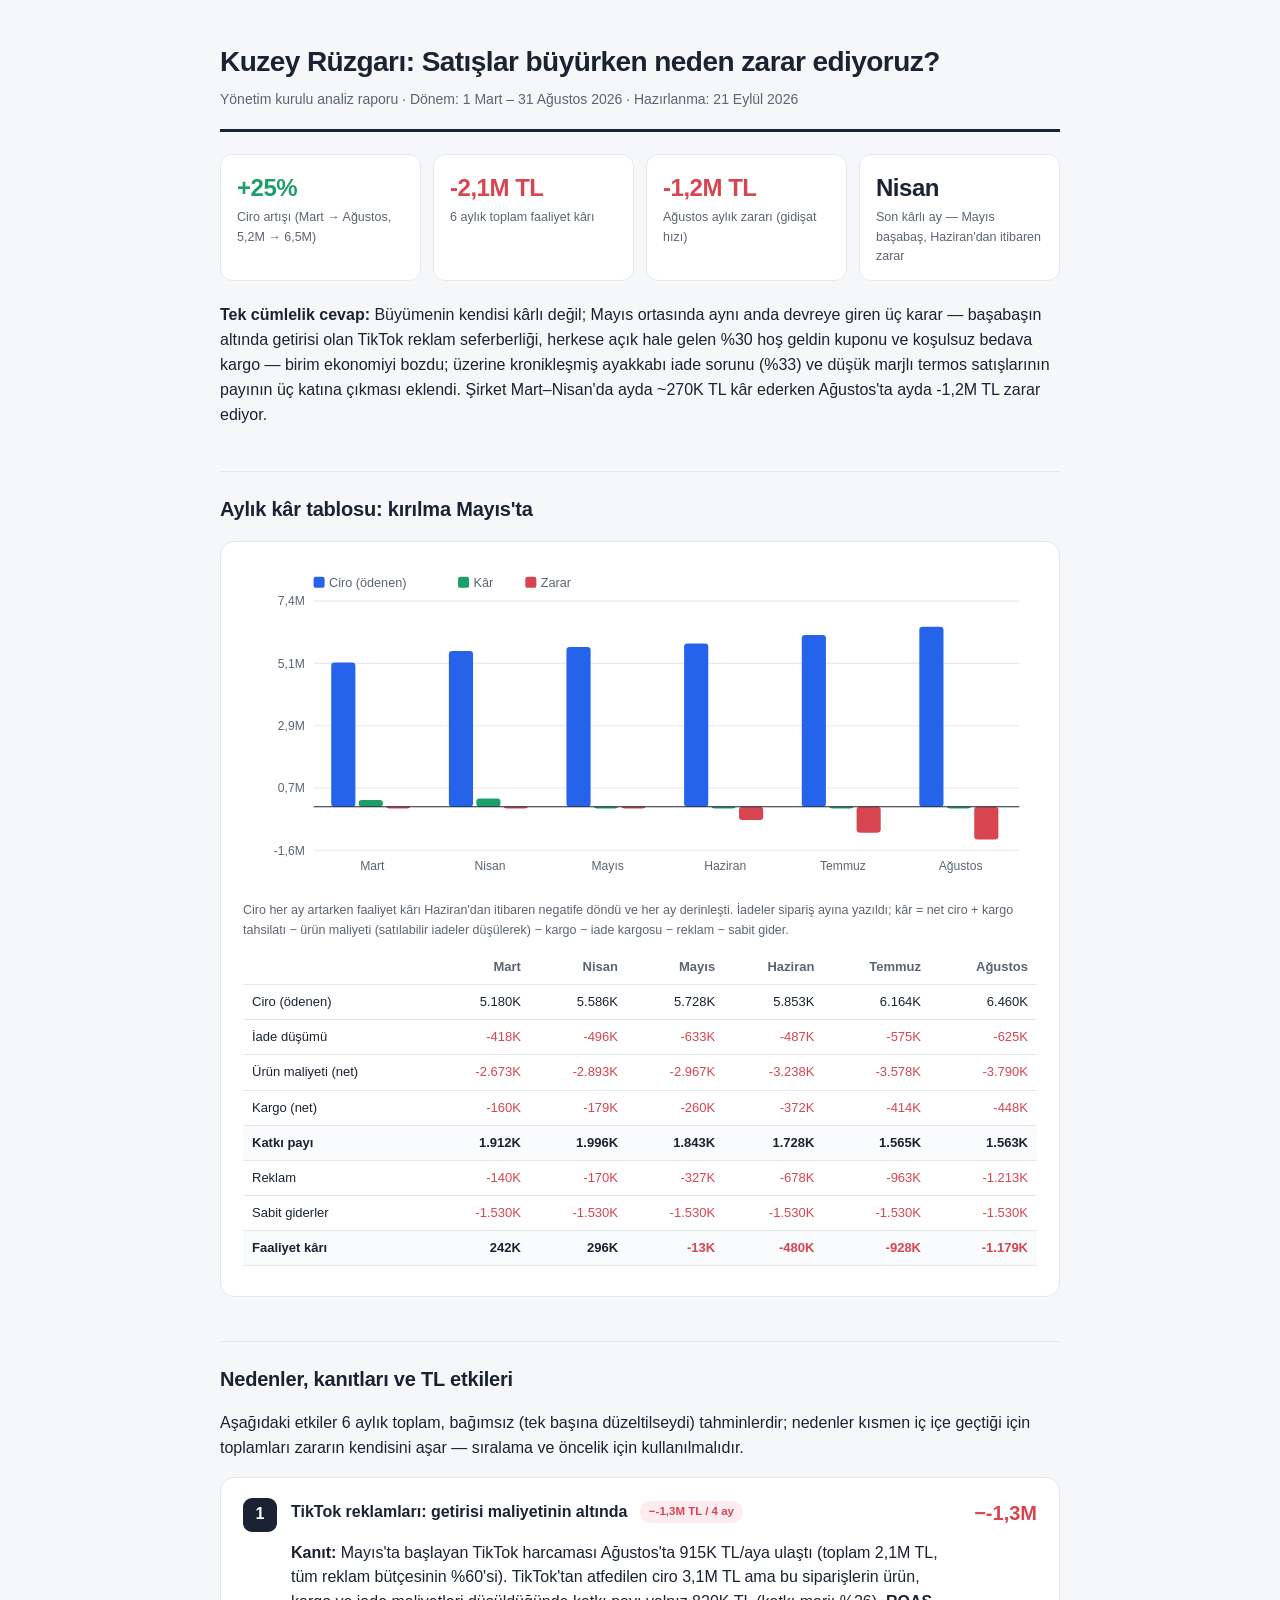
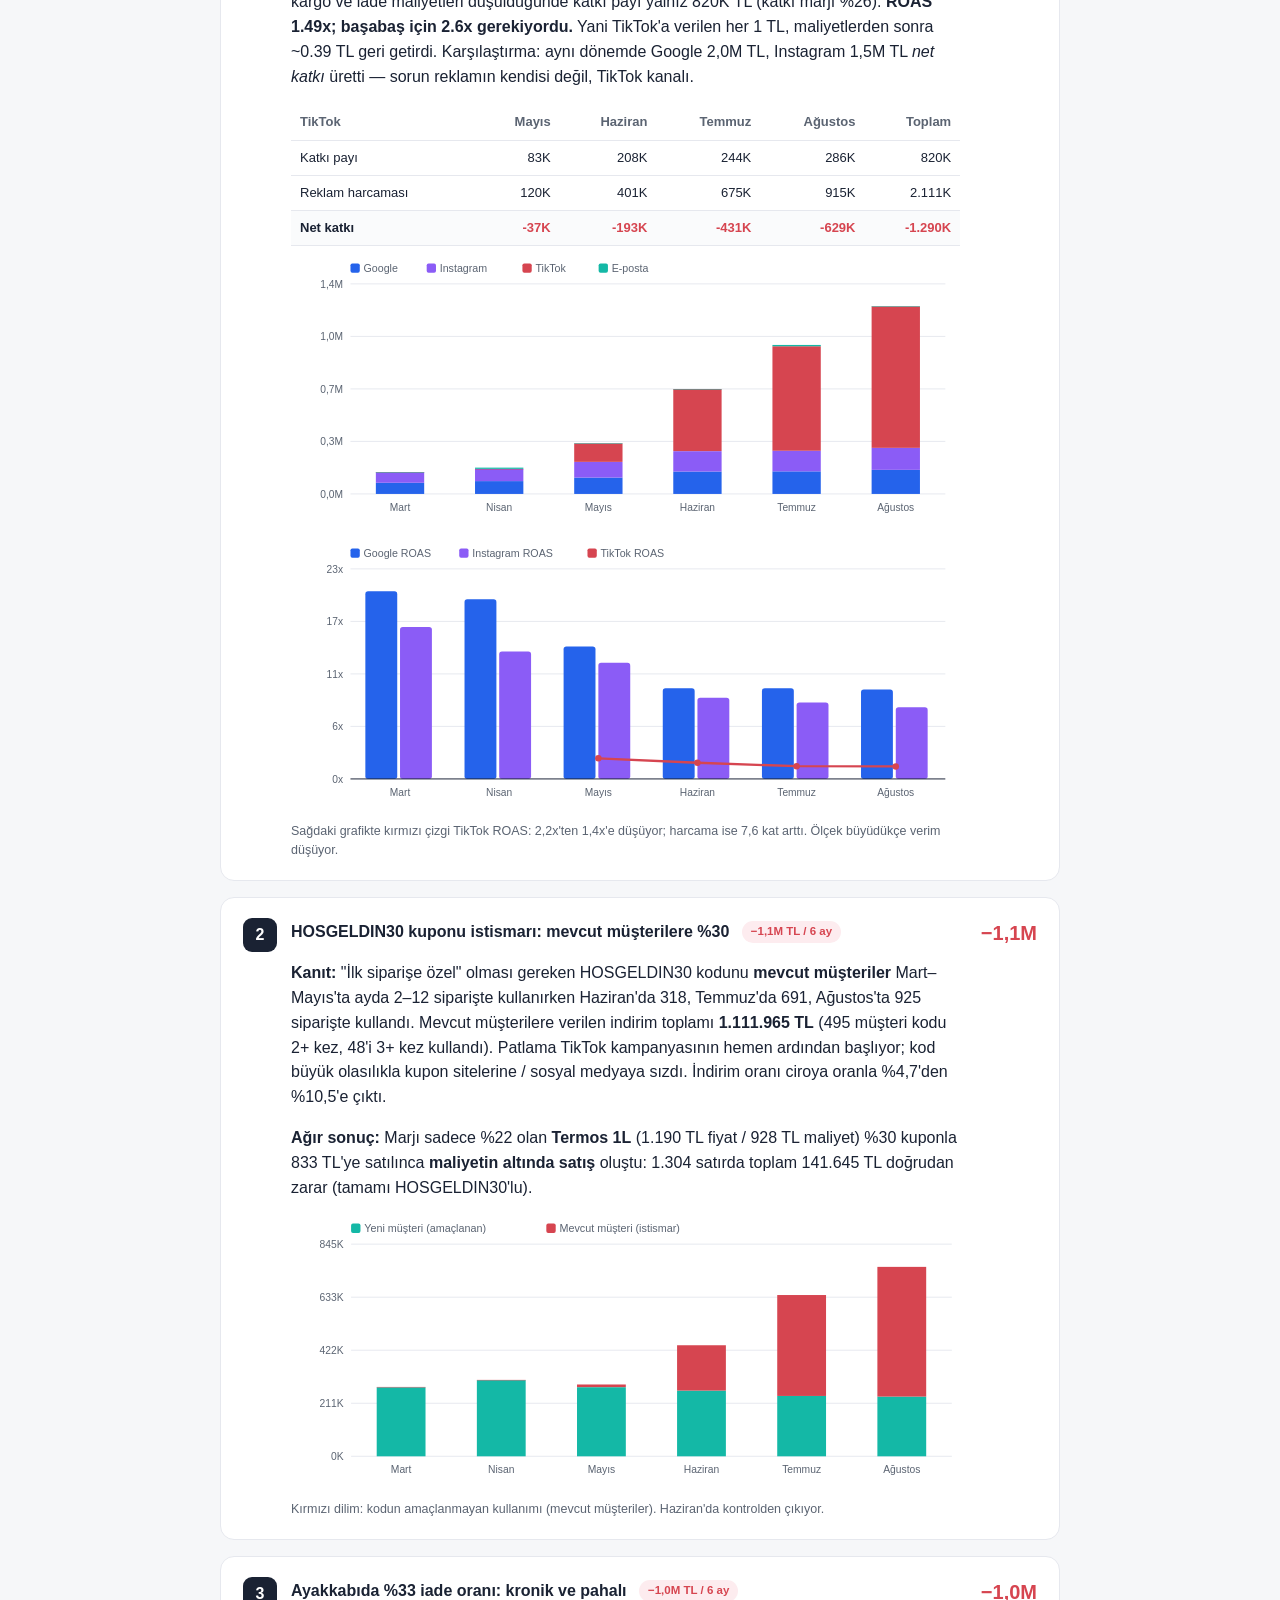
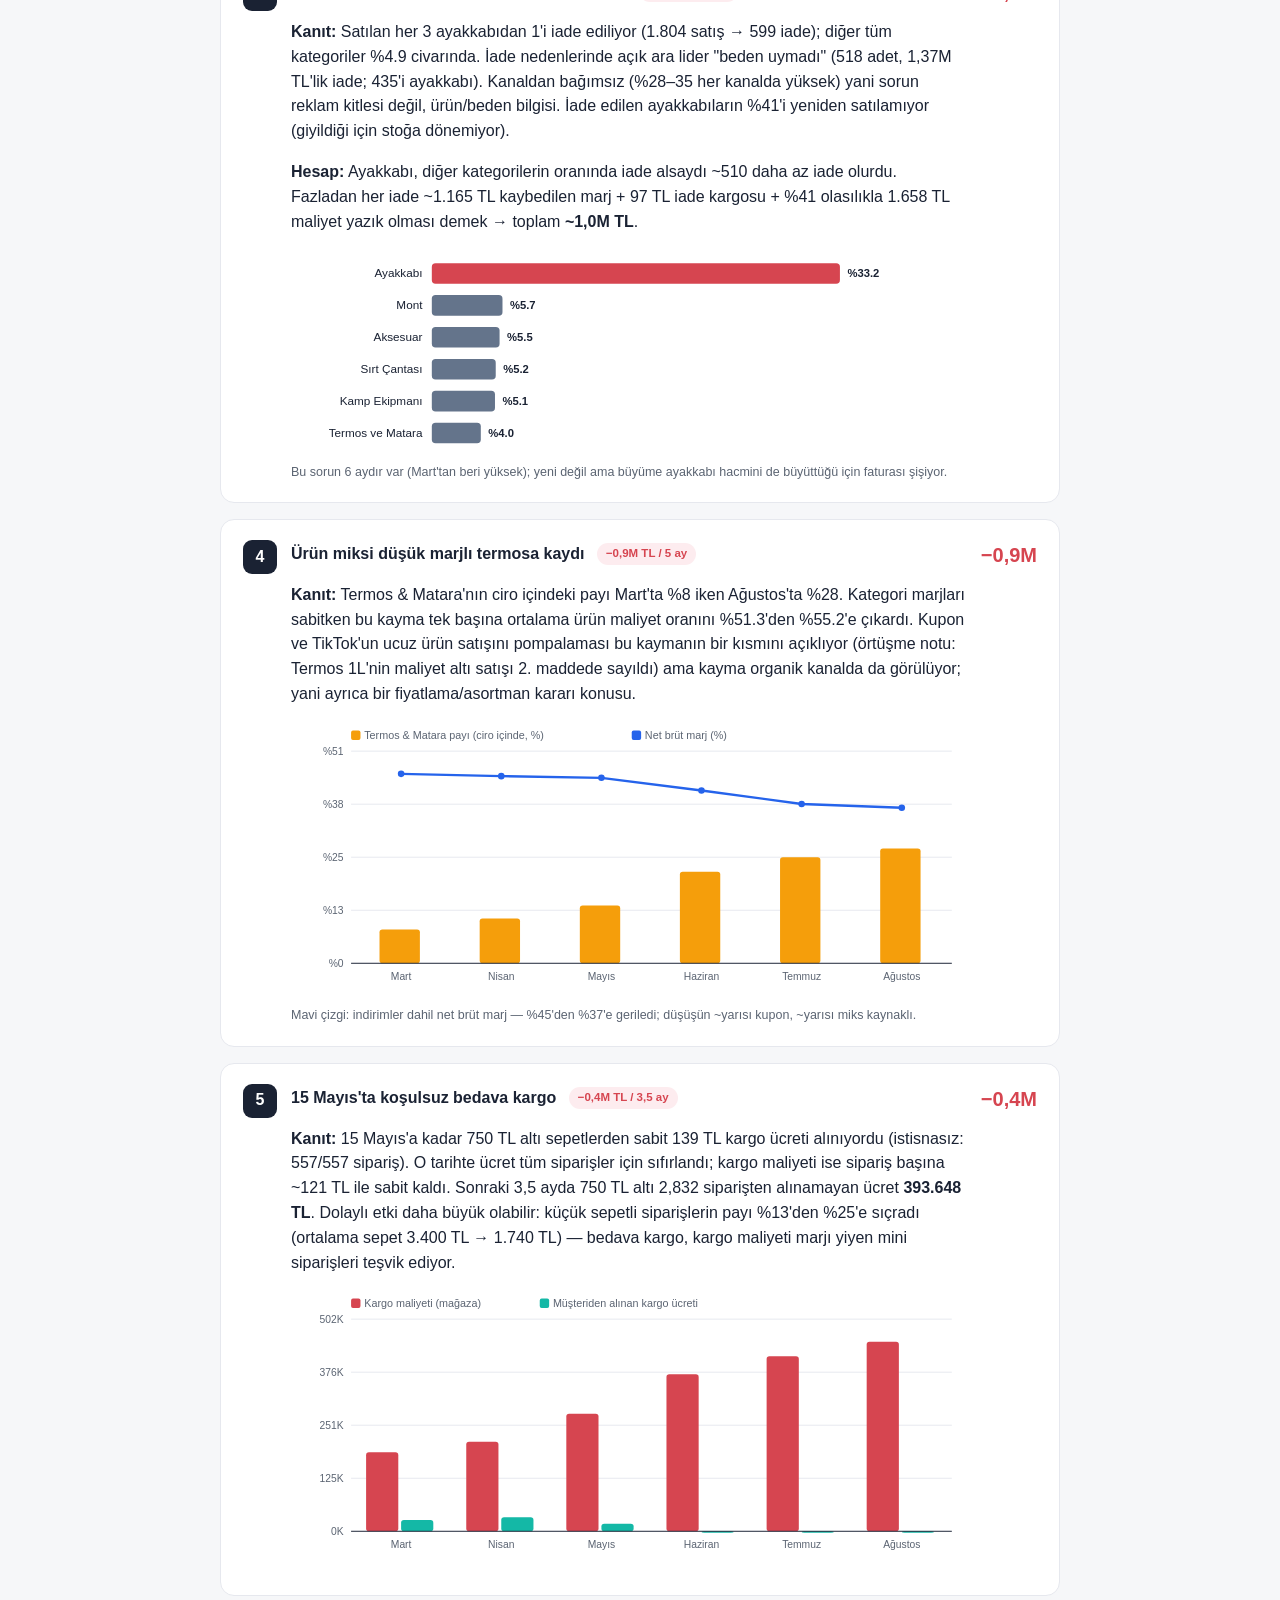
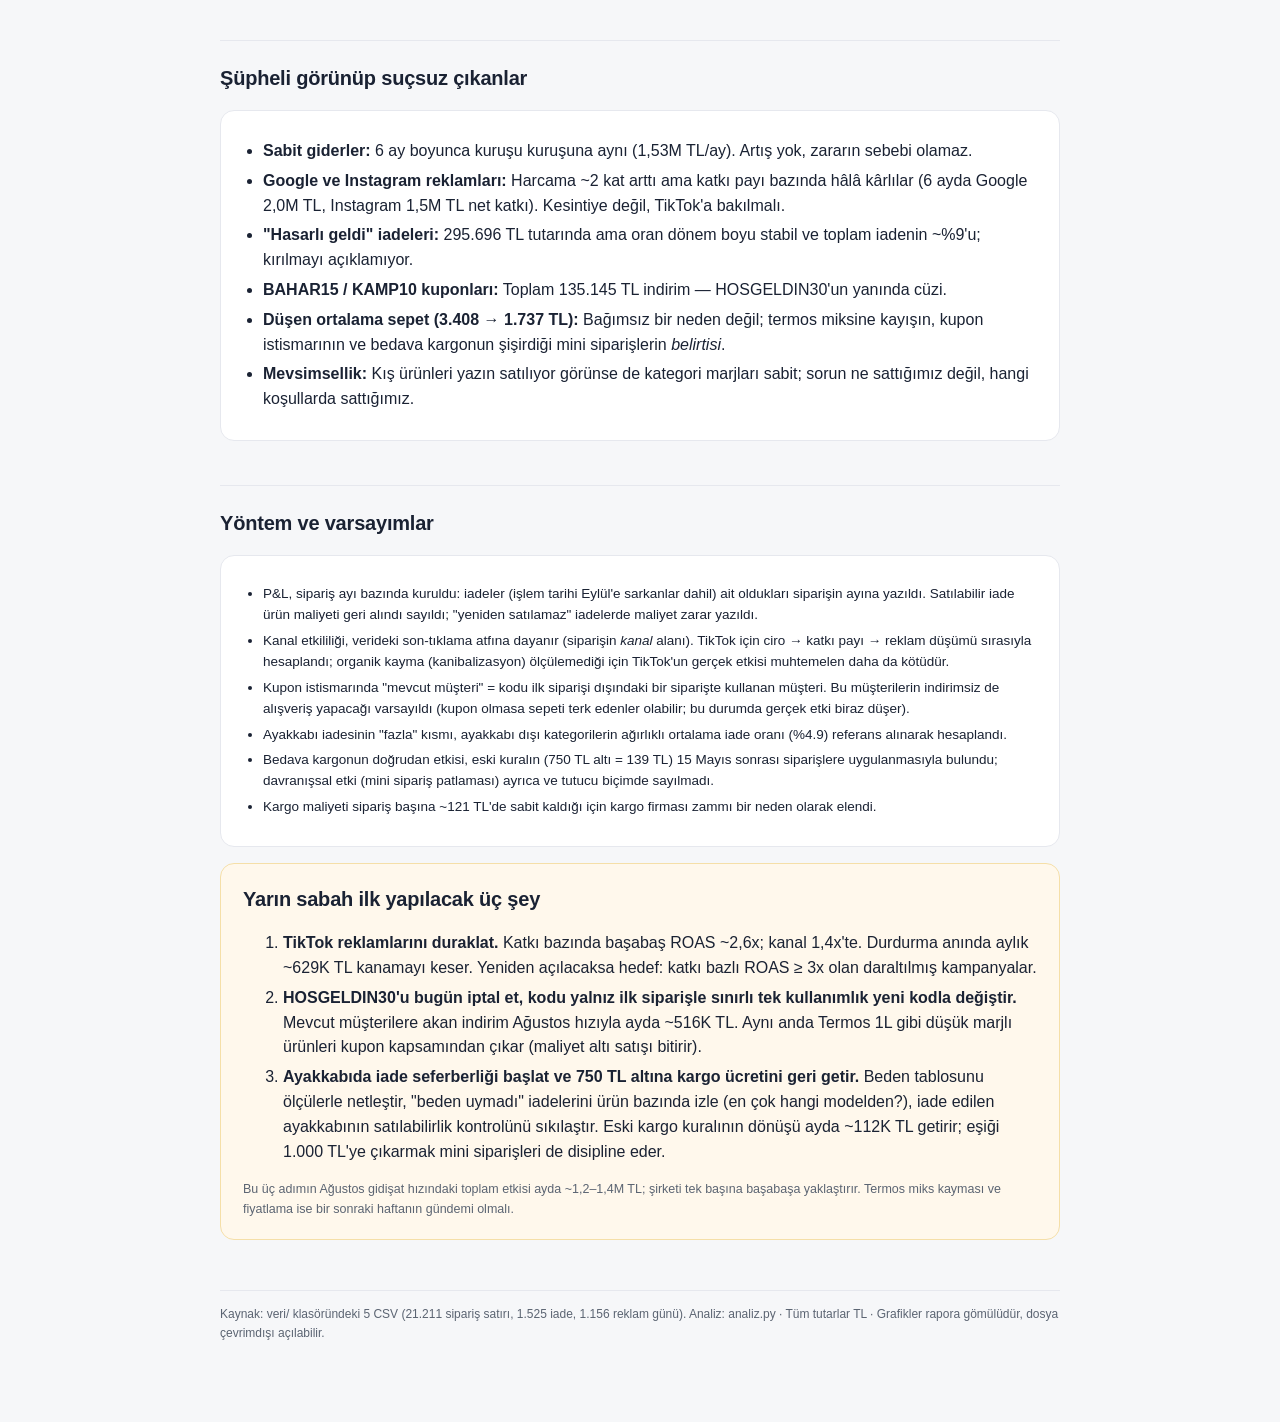
<file: tek-atis/3-veri-analizi/rapor.html>
<!DOCTYPE html>
<html lang="tr"><head><meta charset="utf-8">
<meta name="viewport" content="width=device-width, initial-scale=1">
<title>Kuzey Rüzgarı — Zarar Analizi | Mart–Ağustos 2026</title>
<style>
  :root { --ink:#1a2233; --mut:#5b6472; --pos:#1e9e6a; --neg:#d64550; --bg:#f6f7f9; --card:#ffffff; --line:#e6e8ee; }
  * { box-sizing:border-box; }
  body { margin:0; background:var(--bg); color:var(--ink);
        font-family:-apple-system,BlinkMacSystemFont,'Segoe UI',Roboto,'Helvetica Neue',Arial,sans-serif; line-height:1.55; }
  .wrap { max-width:880px; margin:0 auto; padding:40px 20px 80px; }
  header { border-bottom:3px solid var(--ink); padding-bottom:18px; margin-bottom:8px; }
  h1 { font-size:28px; margin:0 0 6px; letter-spacing:-.02em; }
  h2 { font-size:20px; margin:44px 0 10px; padding-top:22px; border-top:1px solid var(--line); letter-spacing:-.01em; }
  h3 { font-size:16px; margin:22px 0 6px; }
  .sub { color:var(--mut); font-size:14px; }
  .ozet { display:grid; grid-template-columns:repeat(auto-fit,minmax(190px,1fr)); gap:12px; margin:22px 0; }
  .kpi { background:var(--card); border:1px solid var(--line); border-radius:12px; padding:14px 16px; }
  .kpi .v { font-size:24px; font-weight:700; letter-spacing:-.02em; }
  .kpi .l { font-size:12.5px; color:var(--mut); margin-top:2px; }
  .neg { color:var(--neg); } .poz { color:var(--pos); }
  .card { background:var(--card); border:1px solid var(--line); border-radius:14px; padding:20px 22px; margin:16px 0; }
  .rank { display:flex; gap:14px; align-items:flex-start; }
  .no { flex:0 0 34px; height:34px; border-radius:9px; background:var(--ink); color:#fff;
        display:flex; align-items:center; justify-content:center; font-weight:700; }
  .etki { font-size:20px; font-weight:700; color:var(--neg); white-space:nowrap; }
  .tag { display:inline-block; font-size:11.5px; font-weight:600; padding:2px 9px; border-radius:20px;
         background:#fdecef; color:var(--neg); margin-left:8px; vertical-align:2px; }
  .ok { background:#e7f6ef; color:var(--pos); }
  table { border-collapse:collapse; width:100%; font-size:13px; margin:10px 0; }
  th, td { padding:7px 9px; text-align:right; border-bottom:1px solid var(--line); }
  th:first-child, td:first-child { text-align:left; }
  th { color:var(--mut); font-weight:600; }
  tr.hl td { font-weight:700; background:#fafbfc; }
  svg { width:100%; height:auto; display:block; margin:6px 0 2px; }
  .ax { font-size:11px; fill:var(--mut); font-family:inherit; }
  .ax2 { font-size:12.5px; fill:var(--ink); font-family:inherit; }
  .axv { font-size:12px; fill:var(--ink); font-weight:600; font-family:inherit; }
  .lg { font-size:11.5px; fill:var(--mut); font-family:inherit; }
  .cap { font-size:12.5px; color:var(--mut); margin:2px 0 0; }
  ul { padding-left:20px; margin:8px 0; } li { margin:5px 0; }
  .uc { background:#fff8ec; border:1px solid #f5dfa8; border-radius:14px; padding:20px 22px; }
  .uc .n { font-weight:700; }
  footer { margin-top:50px; font-size:12px; color:var(--mut); border-top:1px solid var(--line); padding-top:14px; }
  .vars { font-size:13.5px; }
</style></head><body><div class="wrap">

<header>
  <h1>Kuzey Rüzgarı: Satışlar büyürken neden zarar ediyoruz?</h1>
  <div class="sub">Yönetim kurulu analiz raporu · Dönem: 1 Mart – 31 Ağustos 2026 · Hazırlanma: 21 Eylül 2026</div>
</header>

<div class="ozet">
  <div class="kpi"><div class="v poz">+25%</div><div class="l">Ciro artışı (Mart → Ağustos, 5,2M → 6,5M)</div></div>
  <div class="kpi"><div class="v neg">-2,1M TL</div><div class="l">6 aylık toplam faaliyet kârı</div></div>
  <div class="kpi"><div class="v neg">-1,2M TL</div><div class="l">Ağustos aylık zararı (gidişat hızı)</div></div>
  <div class="kpi"><div class="v">Nisan</div><div class="l">Son kârlı ay — Mayıs başabaş, Haziran'dan itibaren zarar</div></div>
</div>

<p><b>Tek cümlelik cevap:</b> Büyümenin kendisi kârlı değil; Mayıs ortasında aynı anda devreye giren üç karar —
başabaşın altında getirisi olan TikTok reklam seferberliği, herkese açık hale gelen %30 hoş geldin kuponu ve
koşulsuz bedava kargo — birim ekonomiyi bozdu; üzerine kronikleşmiş ayakkabı iade sorunu (%33) ve düşük marjlı
termos satışlarının payının üç katına çıkması eklendi. Şirket Mart–Nisan'da ayda ~270K TL kâr ederken
Ağustos'ta ayda -1,2M TL zarar ediyor.</p>

<h2>Aylık kâr tablosu: kırılma Mayıs'ta</h2>
<div class="card"><svg viewBox="0 0 720 300" xmlns="http://www.w3.org/2000/svg"><line x1="64" y1="256.0" x2="704" y2="256.0" stroke="#e6e8ee"/><text x="56" y="260.0" text-anchor="end" class="ax">-1,6M</text><line x1="64" y1="199.5" x2="704" y2="199.5" stroke="#e6e8ee"/><text x="56" y="203.5" text-anchor="end" class="ax">0,7M</text><line x1="64" y1="143.0" x2="704" y2="143.0" stroke="#e6e8ee"/><text x="56" y="147.0" text-anchor="end" class="ax">2,9M</text><line x1="64" y1="86.5" x2="704" y2="86.5" stroke="#e6e8ee"/><text x="56" y="90.5" text-anchor="end" class="ax">5,1M</text><line x1="64" y1="30.0" x2="704" y2="30.0" stroke="#e6e8ee"/><text x="56" y="34.0" text-anchor="end" class="ax">7,4M</text><rect x="80.0" y="85.6" width="21.9" height="131.0" rx="3" fill="#2563eb"/><rect x="186.7" y="75.3" width="21.9" height="141.2" rx="3" fill="#2563eb"/><rect x="293.3" y="71.7" width="21.9" height="144.8" rx="3" fill="#2563eb"/><rect x="400.0" y="68.5" width="21.9" height="148.0" rx="3" fill="#2563eb"/><rect x="506.7" y="60.7" width="21.9" height="155.9" rx="3" fill="#2563eb"/><rect x="613.3" y="53.2" width="21.9" height="163.3" rx="3" fill="#2563eb"/><rect x="104.9" y="210.4" width="21.9" height="6.1" rx="3" fill="#1e9e6a"/><rect x="211.6" y="209.0" width="21.9" height="7.5" rx="3" fill="#1e9e6a"/><rect x="318.2" y="216.5" width="21.9" height="1.5" rx="3" fill="#1e9e6a"/><rect x="424.9" y="216.5" width="21.9" height="1.5" rx="3" fill="#1e9e6a"/><rect x="531.6" y="216.5" width="21.9" height="1.5" rx="3" fill="#1e9e6a"/><rect x="638.2" y="216.5" width="21.9" height="1.5" rx="3" fill="#1e9e6a"/><rect x="129.8" y="216.5" width="21.9" height="1.5" rx="3" fill="#d64550"/><rect x="236.4" y="216.5" width="21.9" height="1.5" rx="3" fill="#d64550"/><rect x="343.1" y="216.5" width="21.9" height="1.5" rx="3" fill="#d64550"/><rect x="449.8" y="216.5" width="21.9" height="12.1" rx="3" fill="#d64550"/><rect x="556.4" y="216.5" width="21.9" height="23.5" rx="3" fill="#d64550"/><rect x="663.1" y="216.5" width="21.9" height="29.8" rx="3" fill="#d64550"/><text x="117.3" y="274" text-anchor="middle" class="ax">Mart</text><text x="224.0" y="274" text-anchor="middle" class="ax">Nisan</text><text x="330.7" y="274" text-anchor="middle" class="ax">Mayıs</text><text x="437.3" y="274" text-anchor="middle" class="ax">Haziran</text><text x="544.0" y="274" text-anchor="middle" class="ax">Temmuz</text><text x="650.7" y="274" text-anchor="middle" class="ax">Ağustos</text><line x1="64" y1="216.5" x2="704" y2="216.5" stroke="#1a2233" stroke-width="1"/><rect x="64" y="8" width="10" height="10" rx="2" fill="#2563eb"/><text x="78" y="17" class="lg">Ciro (ödenen)</text><rect x="195" y="8" width="10" height="10" rx="2" fill="#1e9e6a"/><text x="209" y="17" class="lg">Kâr</text><rect x="256" y="8" width="10" height="10" rx="2" fill="#d64550"/><text x="270" y="17" class="lg">Zarar</text></svg>
<p class="cap">Ciro her ay artarken faaliyet kârı Haziran'dan itibaren negatife döndü ve her ay derinleşti.
İadeler sipariş ayına yazıldı; kâr = net ciro + kargo tahsilatı − ürün maliyeti (satılabilir iadeler düşülerek) − kargo − iade kargosu − reklam − sabit gider.</p>
<table><tr><th></th><th>Mart</th><th>Nisan</th><th>Mayıs</th><th>Haziran</th><th>Temmuz</th><th>Ağustos</th></tr><tr><td>Ciro (ödenen)</td><td>5.180K</td><td>5.586K</td><td>5.728K</td><td>5.853K</td><td>6.164K</td><td>6.460K</td></tr><tr><td>İade düşümü</td><td class=neg>-418K</td><td class=neg>-496K</td><td class=neg>-633K</td><td class=neg>-487K</td><td class=neg>-575K</td><td class=neg>-625K</td></tr><tr><td>Ürün maliyeti (net)</td><td class=neg>-2.673K</td><td class=neg>-2.893K</td><td class=neg>-2.967K</td><td class=neg>-3.238K</td><td class=neg>-3.578K</td><td class=neg>-3.790K</td></tr><tr><td>Kargo (net)</td><td class=neg>-160K</td><td class=neg>-179K</td><td class=neg>-260K</td><td class=neg>-372K</td><td class=neg>-414K</td><td class=neg>-448K</td></tr><tr class="hl"><td>Katkı payı</td><td>1.912K</td><td>1.996K</td><td>1.843K</td><td>1.728K</td><td>1.565K</td><td>1.563K</td></tr><tr><td>Reklam</td><td class=neg>-140K</td><td class=neg>-170K</td><td class=neg>-327K</td><td class=neg>-678K</td><td class=neg>-963K</td><td class=neg>-1.213K</td></tr><tr><td>Sabit giderler</td><td class=neg>-1.530K</td><td class=neg>-1.530K</td><td class=neg>-1.530K</td><td class=neg>-1.530K</td><td class=neg>-1.530K</td><td class=neg>-1.530K</td></tr><tr class="hl"><td>Faaliyet kârı</td><td>242K</td><td>296K</td><td class=neg>-13K</td><td class=neg>-480K</td><td class=neg>-928K</td><td class=neg>-1.179K</td></tr></table></div>

<h2>Nedenler, kanıtları ve TL etkileri</h2>
<p>Aşağıdaki etkiler 6 aylık toplam, bağımsız (tek başına düzeltilseydi) tahminlerdir; nedenler kısmen iç içe
geçtiği için toplamları zararın kendisini aşar — sıralama ve öncelik için kullanılmalıdır.</p>

<div class="card"><div class="rank"><div class="no">1</div><div style="flex:1">
<h3 style="margin-top:2px">TikTok reklamları: getirisi maliyetinin altında <span class="tag">−-1,3M TL / 4 ay</span></h3>
<p><b>Kanıt:</b> Mayıs'ta başlayan TikTok harcaması Ağustos'ta 915K TL/aya ulaştı
(toplam 2,1M TL, tüm reklam bütçesinin %60'si). TikTok'tan atfedilen ciro 3,1M TL ama bu
siparişlerin ürün, kargo ve iade maliyetleri düşüldüğünde katkı payı yalnız 820K TL (katkı marjı %26).
<b>ROAS 1.49x; başabaş için 2.6x gerekiyordu.</b> Yani TikTok'a verilen her 1 TL, maliyetlerden sonra ~0.39 TL geri getirdi.
Karşılaştırma: aynı dönemde Google 2,0M TL, Instagram 1,5M TL <i>net katkı</i> üretti — sorun reklamın kendisi değil, TikTok kanalı.</p>
<table><tr><th>TikTok</th><th>Mayıs</th><th>Haziran</th><th>Temmuz</th><th>Ağustos</th><th>Toplam</th></tr><tr><td>Katkı payı</td><td>83K</td><td>208K</td><td>244K</td><td>286K</td><td>820K</td></tr><tr><td>Reklam harcaması</td><td>120K</td><td>401K</td><td>675K</td><td>915K</td><td>2.111K</td></tr><tr class="hl"><td>Net katkı</td><td class="neg">-37K</td><td class="neg">-193K</td><td class="neg">-431K</td><td class="neg">-629K</td><td class="neg">-1.290K</td></tr></table>
<svg viewBox="0 0 720 300" xmlns="http://www.w3.org/2000/svg"><line x1="64" y1="256.0" x2="704" y2="256.0" stroke="#e6e8ee"/><text x="56" y="260.0" text-anchor="end" class="ax">0,0M</text><line x1="64" y1="199.5" x2="704" y2="199.5" stroke="#e6e8ee"/><text x="56" y="203.5" text-anchor="end" class="ax">0,3M</text><line x1="64" y1="143.0" x2="704" y2="143.0" stroke="#e6e8ee"/><text x="56" y="147.0" text-anchor="end" class="ax">0,7M</text><line x1="64" y1="86.5" x2="704" y2="86.5" stroke="#e6e8ee"/><text x="56" y="90.5" text-anchor="end" class="ax">1,0M</text><line x1="64" y1="30.0" x2="704" y2="30.0" stroke="#e6e8ee"/><text x="56" y="34.0" text-anchor="end" class="ax">1,4M</text><rect x="91.3" y="244.0" width="52.0" height="12.0" fill="#2563eb"/><rect x="91.3" y="232.7" width="52.0" height="11.3" fill="#8b5cf6"/><rect x="91.3" y="232.7" width="52.0" height="0.5" fill="#d64550"/><rect x="91.3" y="232.7" width="52.0" height="0.5" fill="#14b8a6"/><text x="117.3" y="274" text-anchor="middle" class="ax">Mart</text><rect x="198.0" y="242.2" width="52.0" height="13.8" fill="#2563eb"/><rect x="198.0" y="229.1" width="52.0" height="13.1" fill="#8b5cf6"/><rect x="198.0" y="229.1" width="52.0" height="0.5" fill="#d64550"/><rect x="198.0" y="227.7" width="52.0" height="1.3" fill="#14b8a6"/><text x="224.0" y="274" text-anchor="middle" class="ax">Nisan</text><rect x="304.7" y="238.4" width="52.0" height="17.6" fill="#2563eb"/><rect x="304.7" y="221.6" width="52.0" height="16.8" fill="#8b5cf6"/><rect x="304.7" y="201.6" width="52.0" height="19.9" fill="#d64550"/><rect x="304.7" y="201.6" width="52.0" height="0.5" fill="#14b8a6"/><text x="330.7" y="274" text-anchor="middle" class="ax">Mayıs</text><rect x="411.3" y="231.9" width="52.0" height="24.1" fill="#2563eb"/><rect x="411.3" y="210.0" width="52.0" height="21.9" fill="#8b5cf6"/><rect x="411.3" y="143.2" width="52.0" height="66.7" fill="#d64550"/><rect x="411.3" y="143.2" width="52.0" height="0.5" fill="#14b8a6"/><text x="437.3" y="274" text-anchor="middle" class="ax">Haziran</text><rect x="518.0" y="231.7" width="52.0" height="24.3" fill="#2563eb"/><rect x="518.0" y="209.4" width="52.0" height="22.3" fill="#8b5cf6"/><rect x="518.0" y="97.1" width="52.0" height="112.4" fill="#d64550"/><rect x="518.0" y="95.7" width="52.0" height="1.4" fill="#14b8a6"/><text x="544.0" y="274" text-anchor="middle" class="ax">Temmuz</text><rect x="624.7" y="230.1" width="52.0" height="25.9" fill="#2563eb"/><rect x="624.7" y="206.4" width="52.0" height="23.7" fill="#8b5cf6"/><rect x="624.7" y="54.2" width="52.0" height="152.2" fill="#d64550"/><rect x="624.7" y="54.2" width="52.0" height="0.5" fill="#14b8a6"/><text x="650.7" y="274" text-anchor="middle" class="ax">Ağustos</text><rect x="64" y="8" width="10" height="10" rx="2" fill="#2563eb"/><text x="78" y="17" class="lg">Google</text><rect x="146" y="8" width="10" height="10" rx="2" fill="#8b5cf6"/><text x="160" y="17" class="lg">Instagram</text><rect x="249" y="8" width="10" height="10" rx="2" fill="#d64550"/><text x="263" y="17" class="lg">TikTok</text><rect x="331" y="8" width="10" height="10" rx="2" fill="#14b8a6"/><text x="345" y="17" class="lg">E-posta</text></svg>
<svg viewBox="0 0 720 300" xmlns="http://www.w3.org/2000/svg"><line x1="64" y1="256.0" x2="704" y2="256.0" stroke="#e6e8ee"/><text x="56" y="260.0" text-anchor="end" class="ax">0x</text><line x1="64" y1="199.5" x2="704" y2="199.5" stroke="#e6e8ee"/><text x="56" y="203.5" text-anchor="end" class="ax">6x</text><line x1="64" y1="143.0" x2="704" y2="143.0" stroke="#e6e8ee"/><text x="56" y="147.0" text-anchor="end" class="ax">11x</text><line x1="64" y1="86.5" x2="704" y2="86.5" stroke="#e6e8ee"/><text x="56" y="90.5" text-anchor="end" class="ax">17x</text><line x1="64" y1="30.0" x2="704" y2="30.0" stroke="#e6e8ee"/><text x="56" y="34.0" text-anchor="end" class="ax">23x</text><rect x="80.0" y="54.2" width="34.3" height="201.8" rx="3" fill="#2563eb"/><rect x="186.7" y="62.7" width="34.3" height="193.3" rx="3" fill="#2563eb"/><rect x="293.3" y="113.4" width="34.3" height="142.6" rx="3" fill="#2563eb"/><rect x="400.0" y="158.5" width="34.3" height="97.5" rx="3" fill="#2563eb"/><rect x="506.7" y="158.4" width="34.3" height="97.6" rx="3" fill="#2563eb"/><rect x="613.3" y="159.9" width="34.3" height="96.1" rx="3" fill="#2563eb"/><rect x="117.3" y="92.5" width="34.3" height="163.5" rx="3" fill="#8b5cf6"/><rect x="224.0" y="119.0" width="34.3" height="137.0" rx="3" fill="#8b5cf6"/><rect x="330.7" y="131.1" width="34.3" height="124.9" rx="3" fill="#8b5cf6"/><rect x="437.3" y="168.6" width="34.3" height="87.4" rx="3" fill="#8b5cf6"/><rect x="544.0" y="173.8" width="34.3" height="82.2" rx="3" fill="#8b5cf6"/><rect x="650.7" y="178.9" width="34.3" height="77.1" rx="3" fill="#8b5cf6"/><path d="M330.7,233.8 L437.3,238.6 L544.0,242.3 L650.7,242.5" fill="none" stroke="#d64550" stroke-width="2.5"/><circle cx="330.7" cy="233.8" r="3.5" fill="#d64550"/><circle cx="437.3" cy="238.6" r="3.5" fill="#d64550"/><circle cx="544.0" cy="242.3" r="3.5" fill="#d64550"/><circle cx="650.7" cy="242.5" r="3.5" fill="#d64550"/><text x="117.3" y="274" text-anchor="middle" class="ax">Mart</text><text x="224.0" y="274" text-anchor="middle" class="ax">Nisan</text><text x="330.7" y="274" text-anchor="middle" class="ax">Mayıs</text><text x="437.3" y="274" text-anchor="middle" class="ax">Haziran</text><text x="544.0" y="274" text-anchor="middle" class="ax">Temmuz</text><text x="650.7" y="274" text-anchor="middle" class="ax">Ağustos</text><line x1="64" y1="256.0" x2="704" y2="256.0" stroke="#1a2233" stroke-width="1"/><rect x="64" y="8" width="10" height="10" rx="2" fill="#2563eb"/><text x="78" y="17" class="lg">Google ROAS</text><rect x="181" y="8" width="10" height="10" rx="2" fill="#8b5cf6"/><text x="195" y="17" class="lg">Instagram ROAS</text><rect x="319" y="8" width="10" height="10" rx="2" fill="#d64550"/><text x="333" y="17" class="lg">TikTok ROAS</text></svg>
<p class="cap">Sağdaki grafikte kırmızı çizgi TikTok ROAS: 2,2x'ten 1,4x'e düşüyor; harcama ise 7,6 kat arttı. Ölçek büyüdükçe verim düşüyor.</p>
</div><div class="etki">−-1,3M</div></div></div>

<div class="card"><div class="rank"><div class="no">2</div><div style="flex:1">
<h3 style="margin-top:2px">HOSGELDIN30 kuponu istismarı: mevcut müşterilere %30 <span class="tag">−1,1M TL / 6 ay</span></h3>
<p><b>Kanıt:</b> "İlk siparişe özel" olması gereken HOSGELDIN30 kodunu <b>mevcut müşteriler</b> Mart–Mayıs'ta ayda 2–12 siparişte kullanırken
Haziran'da 318, Temmuz'da 691, Ağustos'ta 925 siparişte kullandı. Mevcut müşterilere verilen indirim toplamı <b>1.111.965 TL</b>
(495 müşteri kodu 2+ kez, 48'i 3+ kez kullandı). Patlama TikTok kampanyasının hemen ardından başlıyor; kod büyük olasılıkla
kupon sitelerine / sosyal medyaya sızdı. İndirim oranı ciroya oranla %4,7'den %10,5'e çıktı.</p>
<p><b>Ağır sonuç:</b> Marjı sadece %22 olan <b>Termos 1L</b> (1.190 TL fiyat / 928 TL maliyet) %30 kuponla 833 TL'ye satılınca
<b>maliyetin altında satış</b> oluştu: 1.304 satırda toplam 141.645 TL doğrudan zarar (tamamı HOSGELDIN30'lu).</p>
<svg viewBox="0 0 720 300" xmlns="http://www.w3.org/2000/svg"><line x1="64" y1="256.0" x2="704" y2="256.0" stroke="#e6e8ee"/><text x="56" y="260.0" text-anchor="end" class="ax">0K</text><line x1="64" y1="199.5" x2="704" y2="199.5" stroke="#e6e8ee"/><text x="56" y="203.5" text-anchor="end" class="ax">211K</text><line x1="64" y1="143.0" x2="704" y2="143.0" stroke="#e6e8ee"/><text x="56" y="147.0" text-anchor="end" class="ax">422K</text><line x1="64" y1="86.5" x2="704" y2="86.5" stroke="#e6e8ee"/><text x="56" y="90.5" text-anchor="end" class="ax">633K</text><line x1="64" y1="30.0" x2="704" y2="30.0" stroke="#e6e8ee"/><text x="56" y="34.0" text-anchor="end" class="ax">845K</text><rect x="91.3" y="182.5" width="52.0" height="73.5" fill="#14b8a6"/><rect x="91.3" y="182.1" width="52.0" height="0.5" fill="#d64550"/><text x="117.3" y="274" text-anchor="middle" class="ax">Mart</text><rect x="198.0" y="174.9" width="52.0" height="81.1" fill="#14b8a6"/><rect x="198.0" y="174.6" width="52.0" height="0.5" fill="#d64550"/><text x="224.0" y="274" text-anchor="middle" class="ax">Nisan</text><rect x="304.7" y="182.4" width="52.0" height="73.6" fill="#14b8a6"/><rect x="304.7" y="179.5" width="52.0" height="2.8" fill="#d64550"/><text x="330.7" y="274" text-anchor="middle" class="ax">Mayıs</text><rect x="411.3" y="186.0" width="52.0" height="70.0" fill="#14b8a6"/><rect x="411.3" y="137.7" width="52.0" height="48.3" fill="#d64550"/><text x="437.3" y="274" text-anchor="middle" class="ax">Haziran</text><rect x="518.0" y="191.7" width="52.0" height="64.3" fill="#14b8a6"/><rect x="518.0" y="84.2" width="52.0" height="107.5" fill="#d64550"/><text x="544.0" y="274" text-anchor="middle" class="ax">Temmuz</text><rect x="624.7" y="192.4" width="52.0" height="63.6" fill="#14b8a6"/><rect x="624.7" y="54.2" width="52.0" height="138.2" fill="#d64550"/><text x="650.7" y="274" text-anchor="middle" class="ax">Ağustos</text><rect x="64" y="8" width="10" height="10" rx="2" fill="#14b8a6"/><text x="78" y="17" class="lg">Yeni müşteri (amaçlanan)</text><rect x="272" y="8" width="10" height="10" rx="2" fill="#d64550"/><text x="286" y="17" class="lg">Mevcut müşteri (istismar)</text></svg>
<p class="cap">Kırmızı dilim: kodun amaçlanmayan kullanımı (mevcut müşteriler). Haziran'da kontrolden çıkıyor.</p>
</div><div class="etki">−1,1M</div></div></div>

<div class="card"><div class="rank"><div class="no">3</div><div style="flex:1">
<h3 style="margin-top:2px">Ayakkabıda %33 iade oranı: kronik ve pahalı <span class="tag">−1,0M TL / 6 ay</span></h3>
<p><b>Kanıt:</b> Satılan her 3 ayakkabıdan 1'i iade ediliyor (1.804 satış → 599 iade); diğer tüm kategoriler %4.9 civarında.
İade nedenlerinde açık ara lider "beden uymadı" (518 adet, 1,37M TL'lik iade; 435'i ayakkabı). Kanaldan bağımsız
(%28–35 her kanalda yüksek) yani sorun reklam kitlesi değil, ürün/beden bilgisi. İade edilen ayakkabıların %41'i
yeniden satılamıyor (giyildiği için stoğa dönemiyor).</p>
<p><b>Hesap:</b> Ayakkabı, diğer kategorilerin oranında iade alsaydı ~510 daha az iade olurdu. Fazladan her iade
~1.165 TL kaybedilen marj + 97 TL iade kargosu + %41 olasılıkla 1.658 TL maliyet yazık olması demek
→ toplam <b>~1,0M TL</b>.</p>
<svg viewBox="0 0 720 224" xmlns="http://www.w3.org/2000/svg"><text x="140" y="29" text-anchor="end" class="ax2">Ayakkabı</text><rect x="150" y="14" width="434.8" height="22" rx="4" fill="#d64550"/><text x="592.8" y="29" class="axv">%33.2</text><text x="140" y="63" text-anchor="end" class="ax2">Mont</text><rect x="150" y="48" width="75.3" height="22" rx="4" fill="#64748b"/><text x="233.3" y="63" class="axv">%5.7</text><text x="140" y="97" text-anchor="end" class="ax2">Aksesuar</text><rect x="150" y="82" width="72.2" height="22" rx="4" fill="#64748b"/><text x="230.2" y="97" class="axv">%5.5</text><text x="140" y="131" text-anchor="end" class="ax2">Sırt Çantası</text><rect x="150" y="116" width="68.1" height="22" rx="4" fill="#64748b"/><text x="226.1" y="131" class="axv">%5.2</text><text x="140" y="165" text-anchor="end" class="ax2">Kamp Ekipmanı</text><rect x="150" y="150" width="67.3" height="22" rx="4" fill="#64748b"/><text x="225.3" y="165" class="axv">%5.1</text><text x="140" y="199" text-anchor="end" class="ax2">Termos ve Matara</text><rect x="150" y="184" width="52.2" height="22" rx="4" fill="#64748b"/><text x="210.2" y="199" class="axv">%4.0</text></svg>
<p class="cap">Bu sorun 6 aydır var (Mart'tan beri yüksek); yeni değil ama büyüme ayakkabı hacmini de büyüttüğü için faturası şişiyor.</p>
</div><div class="etki">−1,0M</div></div></div>

<div class="card"><div class="rank"><div class="no">4</div><div style="flex:1">
<h3 style="margin-top:2px">Ürün miksi düşük marjlı termosa kaydı <span class="tag">−0,9M TL / 5 ay</span></h3>
<p><b>Kanıt:</b> Termos &amp; Matara'nın ciro içindeki payı Mart'ta %8 iken Ağustos'ta %28.
Kategori marjları sabitken bu kayma tek başına ortalama ürün maliyet oranını %51.3'den %55.2'e çıkardı.
Kupon ve TikTok'un ucuz ürün satışını pompalaması bu kaymanın bir kısmını açıklıyor (örtüşme notu: Termos 1L'nin maliyet altı satışı
2. maddede sayıldı) ama kayma organik kanalda da görülüyor; yani ayrıca bir fiyatlama/asortman kararı konusu.</p>
<svg viewBox="0 0 720 300" xmlns="http://www.w3.org/2000/svg"><line x1="64" y1="256.0" x2="704" y2="256.0" stroke="#e6e8ee"/><text x="56" y="260.0" text-anchor="end" class="ax">%0</text><line x1="64" y1="199.5" x2="704" y2="199.5" stroke="#e6e8ee"/><text x="56" y="203.5" text-anchor="end" class="ax">%13</text><line x1="64" y1="143.0" x2="704" y2="143.0" stroke="#e6e8ee"/><text x="56" y="147.0" text-anchor="end" class="ax">%25</text><line x1="64" y1="86.5" x2="704" y2="86.5" stroke="#e6e8ee"/><text x="56" y="90.5" text-anchor="end" class="ax">%38</text><line x1="64" y1="30.0" x2="704" y2="30.0" stroke="#e6e8ee"/><text x="56" y="34.0" text-anchor="end" class="ax">%51</text><rect x="94.3" y="219.9" width="43.0" height="36.1" rx="3" fill="#f59e0b"/><rect x="201.0" y="208.3" width="43.0" height="47.7" rx="3" fill="#f59e0b"/><rect x="307.7" y="194.4" width="43.0" height="61.6" rx="3" fill="#f59e0b"/><rect x="414.3" y="158.5" width="43.0" height="97.5" rx="3" fill="#f59e0b"/><rect x="521.0" y="142.9" width="43.0" height="113.1" rx="3" fill="#f59e0b"/><rect x="627.7" y="133.6" width="43.0" height="122.4" rx="3" fill="#f59e0b"/><path d="M117.3,54.2 L224.0,56.6 L330.7,58.4 L437.3,71.9 L544.0,86.3 L650.7,90.3" fill="none" stroke="#2563eb" stroke-width="2.5"/><circle cx="117.3" cy="54.2" r="3.5" fill="#2563eb"/><circle cx="224.0" cy="56.6" r="3.5" fill="#2563eb"/><circle cx="330.7" cy="58.4" r="3.5" fill="#2563eb"/><circle cx="437.3" cy="71.9" r="3.5" fill="#2563eb"/><circle cx="544.0" cy="86.3" r="3.5" fill="#2563eb"/><circle cx="650.7" cy="90.3" r="3.5" fill="#2563eb"/><text x="117.3" y="274" text-anchor="middle" class="ax">Mart</text><text x="224.0" y="274" text-anchor="middle" class="ax">Nisan</text><text x="330.7" y="274" text-anchor="middle" class="ax">Mayıs</text><text x="437.3" y="274" text-anchor="middle" class="ax">Haziran</text><text x="544.0" y="274" text-anchor="middle" class="ax">Temmuz</text><text x="650.7" y="274" text-anchor="middle" class="ax">Ağustos</text><line x1="64" y1="256.0" x2="704" y2="256.0" stroke="#1a2233" stroke-width="1"/><rect x="64" y="8" width="10" height="10" rx="2" fill="#f59e0b"/><text x="78" y="17" class="lg">Termos &amp; Matara payı (ciro içinde, %)</text><rect x="363" y="8" width="10" height="10" rx="2" fill="#2563eb"/><text x="377" y="17" class="lg">Net brüt marj (%)</text></svg>
<p class="cap">Mavi çizgi: indirimler dahil net brüt marj — %45'den %37'e geriledi; düşüşün ~yarısı kupon, ~yarısı miks kaynaklı.</p>
</div><div class="etki">−0,9M</div></div></div>

<div class="card"><div class="rank"><div class="no">5</div><div style="flex:1">
<h3 style="margin-top:2px">15 Mayıs'ta koşulsuz bedava kargo <span class="tag">−0,4M TL / 3,5 ay</span></h3>
<p><b>Kanıt:</b> 15 Mayıs'a kadar 750 TL altı sepetlerden sabit 139 TL kargo ücreti alınıyordu (istisnasız: 557/557 sipariş).
O tarihte ücret tüm siparişler için sıfırlandı; kargo maliyeti ise sipariş başına ~121 TL ile sabit kaldı. Sonraki 3,5 ayda
750 TL altı 2,832 siparişten alınamayan ücret <b>393.648 TL</b>. Dolaylı etki daha büyük olabilir:
küçük sepetli siparişlerin payı %13'den %25'e sıçradı (ortalama sepet 3.400 TL → 1.740 TL) —
bedava kargo, kargo maliyeti marjı yiyen mini siparişleri teşvik ediyor.</p>
<svg viewBox="0 0 720 300" xmlns="http://www.w3.org/2000/svg"><line x1="64" y1="256.0" x2="704" y2="256.0" stroke="#e6e8ee"/><text x="56" y="260.0" text-anchor="end" class="ax">0K</text><line x1="64" y1="199.5" x2="704" y2="199.5" stroke="#e6e8ee"/><text x="56" y="203.5" text-anchor="end" class="ax">125K</text><line x1="64" y1="143.0" x2="704" y2="143.0" stroke="#e6e8ee"/><text x="56" y="147.0" text-anchor="end" class="ax">251K</text><line x1="64" y1="86.5" x2="704" y2="86.5" stroke="#e6e8ee"/><text x="56" y="90.5" text-anchor="end" class="ax">376K</text><line x1="64" y1="30.0" x2="704" y2="30.0" stroke="#e6e8ee"/><text x="56" y="34.0" text-anchor="end" class="ax">502K</text><rect x="80.0" y="171.9" width="34.3" height="84.1" rx="3" fill="#d64550"/><rect x="186.7" y="160.5" width="34.3" height="95.5" rx="3" fill="#d64550"/><rect x="293.3" y="130.8" width="34.3" height="125.2" rx="3" fill="#d64550"/><rect x="400.0" y="88.6" width="34.3" height="167.4" rx="3" fill="#d64550"/><rect x="506.7" y="69.4" width="34.3" height="186.6" rx="3" fill="#d64550"/><rect x="613.3" y="54.2" width="34.3" height="201.8" rx="3" fill="#d64550"/><rect x="117.3" y="244.0" width="34.3" height="12.0" rx="3" fill="#14b8a6"/><rect x="224.0" y="241.0" width="34.3" height="15.0" rx="3" fill="#14b8a6"/><rect x="330.7" y="248.0" width="34.3" height="8.0" rx="3" fill="#14b8a6"/><rect x="437.3" y="256.0" width="34.3" height="1.5" rx="3" fill="#14b8a6"/><rect x="544.0" y="256.0" width="34.3" height="1.5" rx="3" fill="#14b8a6"/><rect x="650.7" y="256.0" width="34.3" height="1.5" rx="3" fill="#14b8a6"/><text x="117.3" y="274" text-anchor="middle" class="ax">Mart</text><text x="224.0" y="274" text-anchor="middle" class="ax">Nisan</text><text x="330.7" y="274" text-anchor="middle" class="ax">Mayıs</text><text x="437.3" y="274" text-anchor="middle" class="ax">Haziran</text><text x="544.0" y="274" text-anchor="middle" class="ax">Temmuz</text><text x="650.7" y="274" text-anchor="middle" class="ax">Ağustos</text><line x1="64" y1="256.0" x2="704" y2="256.0" stroke="#1a2233" stroke-width="1"/><rect x="64" y="8" width="10" height="10" rx="2" fill="#d64550"/><text x="78" y="17" class="lg">Kargo maliyeti (mağaza)</text><rect x="265" y="8" width="10" height="10" rx="2" fill="#14b8a6"/><text x="279" y="17" class="lg">Müşteriden alınan kargo ücreti</text></svg>
</div><div class="etki">−0,4M</div></div></div>

<h2>Şüpheli görünüp suçsuz çıkanlar</h2>
<div class="card"><ul>
<li><b>Sabit giderler:</b> 6 ay boyunca kuruşu kuruşuna aynı (1,53M TL/ay). Artış yok, zararın sebebi olamaz.</li>
<li><b>Google ve Instagram reklamları:</b> Harcama ~2 kat arttı ama katkı payı bazında hâlâ kârlılar
(6 ayda Google 2,0M TL, Instagram 1,5M TL net katkı). Kesintiye değil, TikTok'a bakılmalı.</li>
<li><b>"Hasarlı geldi" iadeleri:</b> 295.696 TL tutarında ama oran dönem boyu stabil ve toplam iadenin ~%9'u; kırılmayı açıklamıyor.</li>
<li><b>BAHAR15 / KAMP10 kuponları:</b> Toplam 135.145 TL indirim — HOSGELDIN30'un yanında cüzi.</li>
<li><b>Düşen ortalama sepet (3.408 → 1.737 TL):</b> Bağımsız bir neden değil; termos miksine kayışın, kupon istismarının ve
bedava kargonun şişirdiği mini siparişlerin <i>belirtisi</i>.</li>
<li><b>Mevsimsellik:</b> Kış ürünleri yazın satılıyor görünse de kategori marjları sabit; sorun ne sattığımız değil, hangi koşullarda sattığımız.</li>
</ul></div>

<h2>Yöntem ve varsayımlar</h2>
<div class="card vars"><ul>
<li>P&amp;L, sipariş ayı bazında kuruldu: iadeler (işlem tarihi Eylül'e sarkanlar dahil) ait oldukları siparişin ayına yazıldı.
Satılabilir iade ürün maliyeti geri alındı sayıldı; "yeniden satılamaz" iadelerde maliyet zarar yazıldı.</li>
<li>Kanal etkililiği, verideki son-tıklama atfına dayanır (siparişin <i>kanal</i> alanı). TikTok için ciro → katkı payı →
reklam düşümü sırasıyla hesaplandı; organik kayma (kanibalizasyon) ölçülemediği için TikTok'un gerçek etkisi muhtemelen daha da kötüdür.</li>
<li>Kupon istismarında "mevcut müşteri" = kodu ilk siparişi dışındaki bir siparişte kullanan müşteri. Bu müşterilerin
indirimsiz de alışveriş yapacağı varsayıldı (kupon olmasa sepeti terk edenler olabilir; bu durumda gerçek etki biraz düşer).</li>
<li>Ayakkabı iadesinin "fazla" kısmı, ayakkabı dışı kategorilerin ağırlıklı ortalama iade oranı (%4.9) referans alınarak hesaplandı.</li>
<li>Bedava kargonun doğrudan etkisi, eski kuralın (750 TL altı = 139 TL) 15 Mayıs sonrası siparişlere uygulanmasıyla bulundu;
davranışsal etki (mini sipariş patlaması) ayrıca ve tutucu biçimde sayılmadı.</li>
<li>Kargo maliyeti sipariş başına ~121 TL'de sabit kaldığı için kargo firması zammı bir neden olarak elendi.</li>
</ul></div>

<div class="uc"><h2 style="border:none;margin-top:0;padding-top:0">Yarın sabah ilk yapılacak üç şey</h2>
<ol>
<li><span class="n">TikTok reklamlarını duraklat.</span> Katkı bazında başabaş ROAS ~2,6x; kanal 1,4x'te. Durdurma anında
aylık ~629K TL kanamayı keser. Yeniden açılacaksa hedef: katkı bazlı ROAS ≥ 3x olan daraltılmış kampanyalar.</li>
<li><span class="n">HOSGELDIN30'u bugün iptal et, kodu yalnız ilk siparişle sınırlı tek kullanımlık yeni kodla değiştir.</span>
Mevcut müşterilere akan indirim Ağustos hızıyla ayda ~516K TL. Aynı anda Termos 1L gibi düşük marjlı
ürünleri kupon kapsamından çıkar (maliyet altı satışı bitirir).</li>
<li><span class="n">Ayakkabıda iade seferberliği başlat ve 750 TL altına kargo ücretini geri getir.</span>
Beden tablosunu ölçülerle netleştir, "beden uymadı" iadelerini ürün bazında izle (en çok hangi modelden?), iade edilen
ayakkabının satılabilirlik kontrolünü sıkılaştır. Eski kargo kuralının dönüşü ayda ~112K TL getirir;
eşiği 1.000 TL'ye çıkarmak mini siparişleri de disipline eder.</li>
</ol>
<p class="cap" style="margin-top:10px">Bu üç adımın Ağustos gidişat hızındaki toplam etkisi ayda ~1,2–1,4M TL; şirketi tek başına
başabaşa yaklaştırır. Termos miks kayması ve fiyatlama ise bir sonraki haftanın gündemi olmalı.</p></div>

<footer>Kaynak: veri/ klasöründeki 5 CSV (21.211 sipariş satırı, 1.525 iade, 1.156 reklam günü). Analiz: analiz.py ·
Tüm tutarlar TL · Grafikler rapora gömülüdür, dosya çevrimdışı açılabilir.</footer>
</div></body></html>
</file>
<file: tek-atis/4-debugging/style.css>
:root {
  --bg: #eef1f6;
  --card: #ffffff;
  --ink: #1b2330;
  --muted: #6b7684;
  --line: #e2e6ee;
  --accent: #3d5afe;
  --accent-soft: #eaeeff;
  --high: #d94848;
  --high-soft: #fdecec;
  --mid: #c07c1e;
  --mid-soft: #fdf3e2;
  --low: #3f8f6b;
  --low-soft: #e9f5ef;
}

* { box-sizing: border-box; }

body {
  margin: 0;
  padding: 40px 16px 64px;
  background: var(--bg);
  color: var(--ink);
  font-family: -apple-system, BlinkMacSystemFont, "Segoe UI", Roboto, Helvetica, Arial, sans-serif;
  font-size: 15px;
  line-height: 1.45;
}

.app {
  max-width: 720px;
  margin: 0 auto;
  padding: 28px 28px 18px;
  background: var(--card);
  border: 1px solid var(--line);
  border-radius: 16px;
  box-shadow: 0 12px 30px rgba(27, 35, 48, 0.08);
}

.app-header h1 { margin: 0; font-size: 26px; letter-spacing: -0.4px; }
.subtitle { margin: 6px 0 22px; color: var(--muted); font-size: 14px; }

.field {
  height: 40px;
  padding: 0 12px;
  background: #fbfcfe;
  border: 1px solid var(--line);
  border-radius: 9px;
  color: inherit;
  font: inherit;
  outline: none;
}
.field:focus { background: #fff; border-color: var(--accent); box-shadow: 0 0 0 3px var(--accent-soft); }

.task-form {
  display: grid;
  grid-template-columns: 1fr 120px 150px auto;
  gap: 8px;
  margin-bottom: 20px;
}

.primary {
  height: 40px;
  padding: 0 20px;
  background: var(--accent);
  border: 0;
  border-radius: 9px;
  color: #fff;
  font: inherit;
  font-weight: 600;
  cursor: pointer;
}
.primary:hover { filter: brightness(1.07); }

.toolbar {
  display: flex;
  flex-wrap: wrap;
  align-items: center;
  justify-content: space-between;
  gap: 10px;
  padding-bottom: 14px;
  border-bottom: 1px solid var(--line);
}

.filters { display: flex; gap: 6px; }
.tools { display: flex; gap: 8px; }
.tools .field { height: 34px; }

.filter {
  display: inline-flex;
  align-items: center;
  gap: 7px;
  height: 34px;
  padding: 0 12px;
  background: transparent;
  border: 1px solid transparent;
  border-radius: 8px;
  color: var(--muted);
  font: inherit;
  font-weight: 500;
  cursor: pointer;
}
.filter:hover { background: #f3f5f9; }
.filter.is-active { background: var(--accent-soft); border-color: #c8d1ff; color: var(--accent); }

.badge {
  min-width: 20px;
  padding: 1px 6px;
  background: #e5e9f0;
  border-radius: 20px;
  color: var(--muted);
  font-size: 12px;
  font-weight: 600;
  text-align: center;
}
.filter.is-active .badge { background: #fff; color: var(--accent); }

.task-list { list-style: none; margin: 0; padding: 0; }

.task {
  display: flex;
  align-items: flex-start;
  gap: 12px;
  padding: 14px 4px;
  border-bottom: 1px solid var(--line);
}
.task:last-child { border-bottom: 0; }

.check { display: block; padding-top: 2px; cursor: pointer; }
.check input { width: 18px; height: 18px; accent-color: var(--accent); cursor: pointer; }

.task-body { flex: 1; min-width: 0; }
.task-title { display: inline-block; max-width: 100%; font-weight: 500; word-break: break-word; cursor: text; }
.task.is-done .task-title { color: var(--muted); text-decoration: line-through; }
.task-meta { display: flex; align-items: center; gap: 8px; margin-top: 5px; }

.pill { padding: 2px 9px; border-radius: 20px; font-size: 12px; font-weight: 600; }
.pill.high { background: var(--high-soft); color: var(--high); }
.pill.mid { background: var(--mid-soft); color: var(--mid); }
.pill.low { background: var(--low-soft); color: var(--low); }
.due { color: var(--muted); font-size: 12.5px; }

.edit-input {
  width: 100%;
  height: 32px;
  padding: 0 8px;
  border: 1px solid var(--accent);
  border-radius: 7px;
  font: inherit;
  outline: none;
}

.remove {
  width: 28px;
  height: 28px;
  background: transparent;
  border: 0;
  border-radius: 7px;
  color: #b3bcc9;
  font-size: 19px;
  line-height: 1;
  cursor: pointer;
}
.remove:hover { background: var(--high-soft); color: var(--high); }

.empty { margin: 26px 0; color: var(--muted); text-align: center; }

.app-footer {
  margin-top: 18px;
  padding-top: 14px;
  border-top: 1px solid var(--line);
  color: var(--muted);
  font-size: 12.5px;
  text-align: center;
}

@media (max-width: 620px) {
  .task-form { grid-template-columns: 1fr 1fr; }
  .task-form .title-field { grid-column: span 2; }
  .toolbar { align-items: stretch; }
  .tools { flex: 1; }
  .tools .field { flex: 1; }
}
</file>
